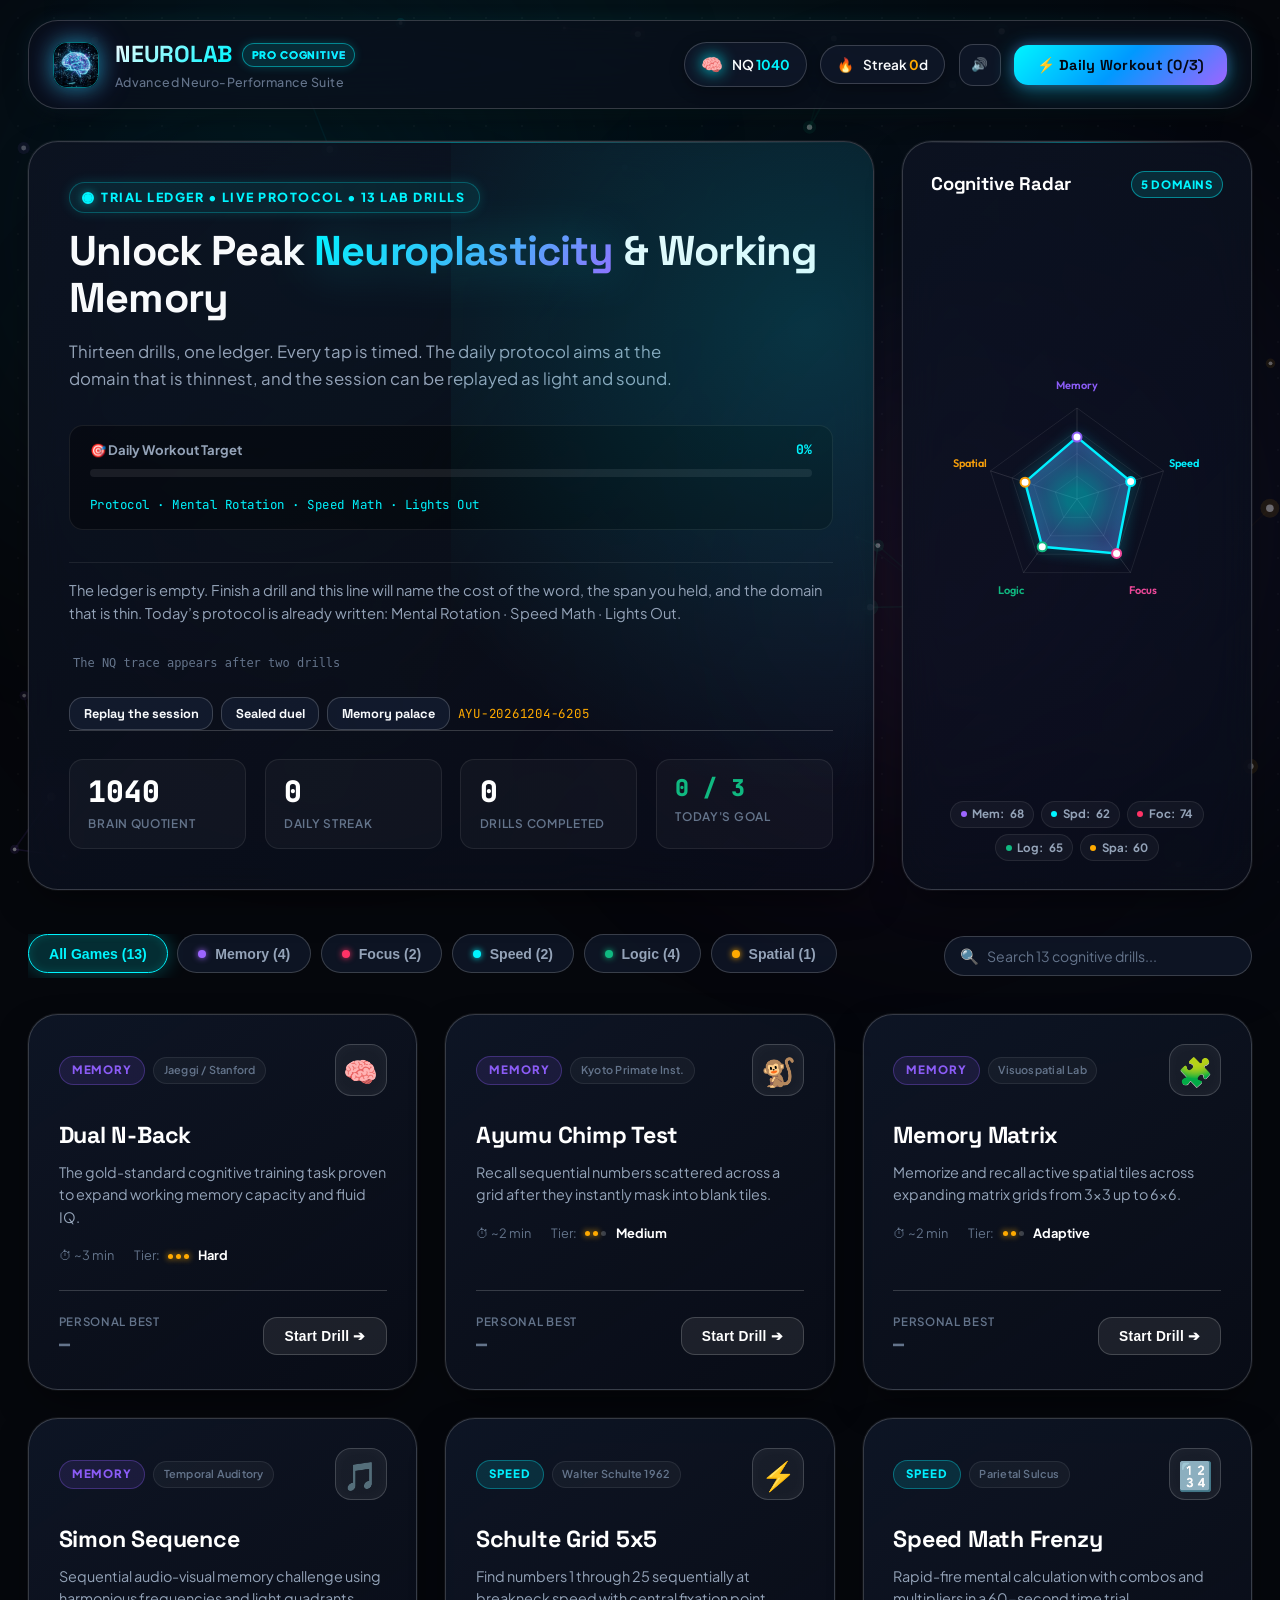
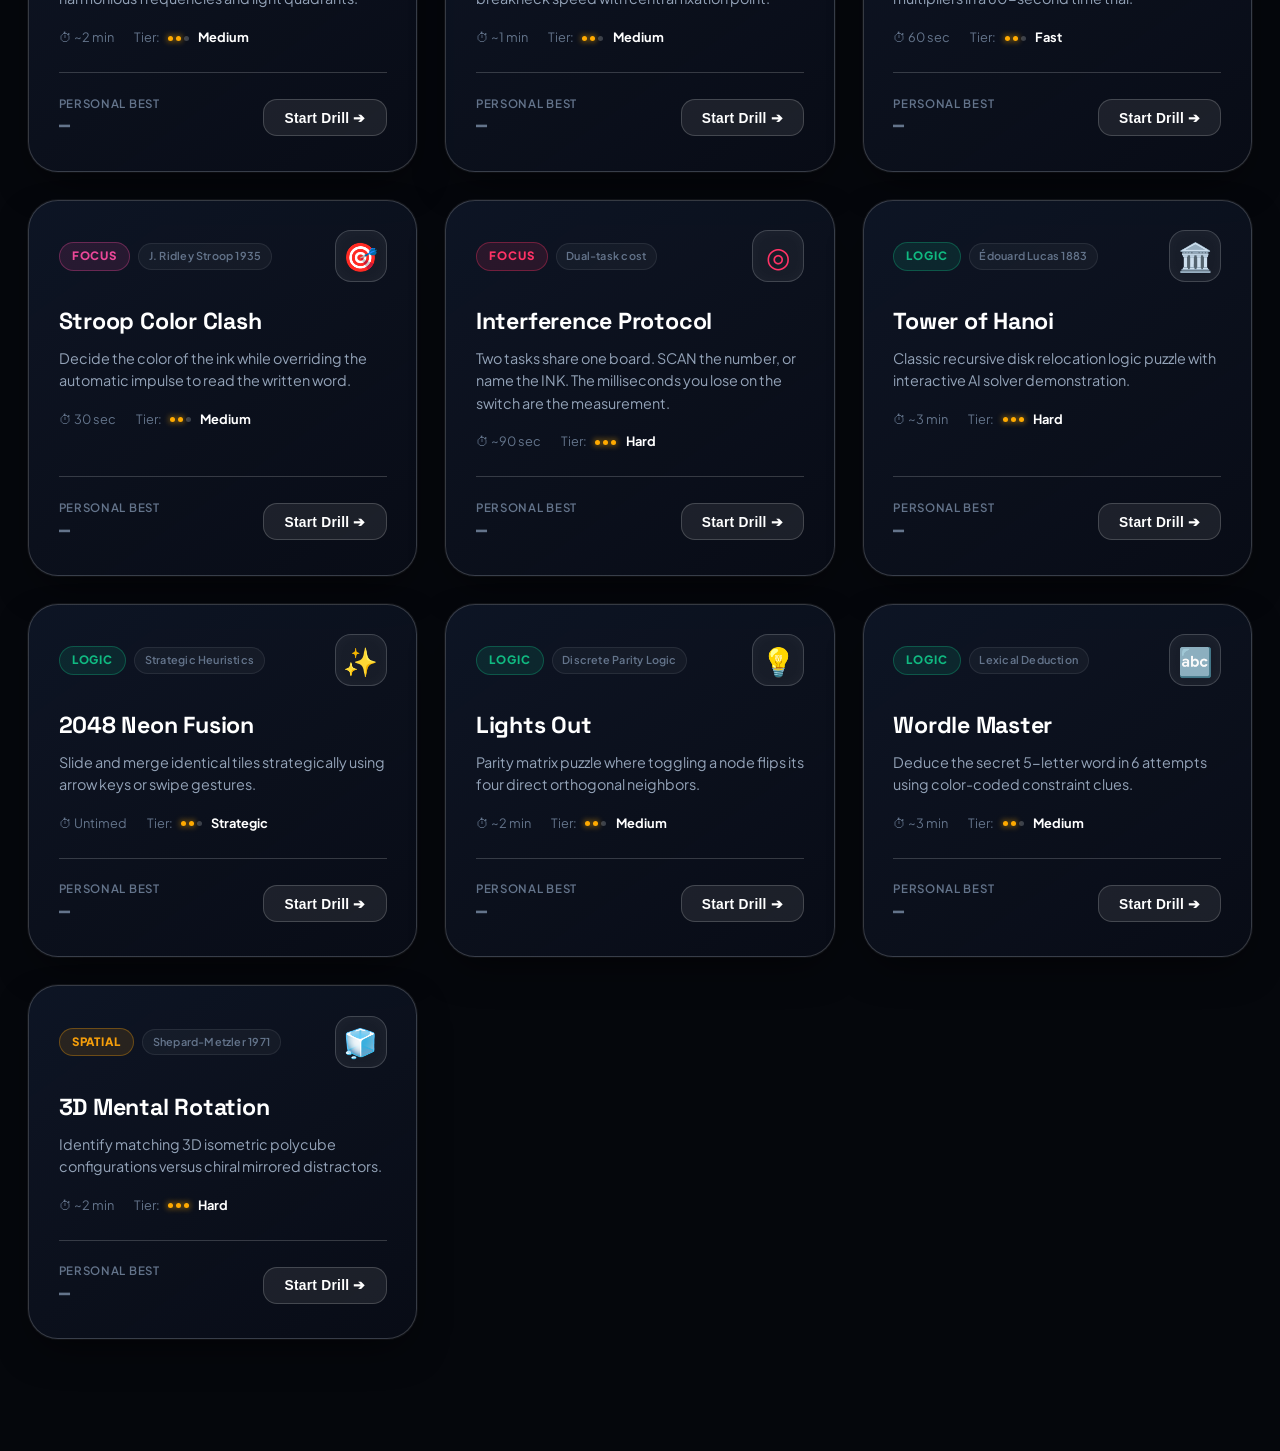
<file: index.html>
<!DOCTYPE html>
<html lang="en">
<head>
  <meta charset="UTF-8">
  <meta name="viewport" content="width=device-width, initial-scale=1.0">
  <title>NEUROLAB - Elite Brain Games & Cognitive Training Suite</title>
  <meta name="description" content="Master your cognitive potential with 12 scientifically grounded brain training games: Dual N-Back, Ayumu Chimp Test, Stroop Clash, 2048, Schulte Grid, and 3D Mental Rotation.">
  <meta name="theme-color" content="#05070c">

  <!-- Favicon -->
  <link rel="icon" type="image/jpeg" href="assets/brain-logo.jpg">

  <!-- Google Fonts: Plus Jakarta Sans, Outfit, Space Grotesk, Syne, JetBrains Mono -->
  <link rel="preconnect" href="https://fonts.googleapis.com">
  <link rel="preconnect" href="https://fonts.gstatic.com" crossorigin>
  <link href="https://fonts.googleapis.com/css2?family=JetBrains+Mono:wght@400;500;600;700;800&family=Outfit:wght@300;400;500;600;700;800;900&family=Plus+Jakarta+Sans:wght@300;400;500;600;700;800&family=Space+Grotesk:wght@400;500;600;700;800&family=Syne:wght@700;800&display=swap" rel="stylesheet">

  <!-- Core Stylesheets -->
  <link rel="stylesheet" href="css/main.css">
  <link rel="stylesheet" href="css/components.css">
  <link rel="stylesheet" href="css/games.css">
</head>
<body>

  <!-- Cyber Perspective Grid Texture -->
  <div class="cyber-grid-overlay"></div>

  <!-- Ambient Synaptic Background -->
  <canvas id="particles-canvas"></canvas>
  <div class="ambient-glow ambient-glow-1"></div>
  <div class="ambient-glow ambient-glow-2"></div>
  <div class="ambient-glow ambient-glow-3"></div>
  <div class="ambient-glow ambient-glow-4"></div>

  <!-- Confetti Victory Layer -->
  <canvas id="confetti-canvas"></canvas>

  <div class="app-container">
    <!-- Header -->
    <header class="site-header">
      <div class="brand">
        <div class="brand-logo-wrap">
          <img src="assets/brain-logo.jpg" alt="NeuroLab Logo" class="brand-logo-img">
        </div>
        <div class="brand-text-wrap">
          <div class="brand-title">
            NEUROLAB
            <span class="brand-badge">PRO COGNITIVE</span>
          </div>
          <span class="brand-tagline">Advanced Neuro-Performance Suite</span>
        </div>
      </div>

      <div class="header-actions">
        <div class="header-stat-pill" title="Neuro Quotient (Estimated Cognitive Index)">
          <span class="stat-icon-glow">🧠</span>
          <span>NQ <strong id="header-nq" style="color:var(--cyan-primary)">1040</strong></span>
        </div>

        <div class="header-stat-pill" title="Daily Training Streak">
          <span>🔥</span>
          <span>Streak <strong id="header-streak" style="color:var(--amber-primary)">1</strong>d</span>
        </div>

        <button class="btn-icon" id="btn-sound-toggle" title="Toggle Sound (Mute/Unmute)">
          <span id="sound-icon-glyph">🔊</span>
        </button>

        <button class="btn-primary" id="btn-daily-workout">
          <span>⚡ Daily Workout</span>
        </button>
      </div>
    </header>

    <!-- Main Hero & Cognitive Dashboard -->
    <section class="hero-dashboard" id="hero-section">
      <div class="glass-panel hero-welcome-card">
        <div>
          <div class="hero-kicker">
            <span class="hero-kicker-dot"></span>
            <span>TRIAL LEDGER • LIVE PROTOCOL • 13 LAB DRILLS</span>
          </div>
          <h1 class="hero-title">
            Unlock Peak <span>Neuroplasticity</span> & Working Memory
          </h1>
          <p class="hero-desc">
            Thirteen drills, one ledger. Every tap is timed. The daily protocol aims at the domain that is thinnest, and the session can be replayed as light and sound.
          </p>

          <!-- Daily Goal Progress Gauge -->
          <div class="hero-goal-bar-wrap">
            <div class="hero-goal-bar-header">
              <span style="color:var(--text-secondary); display:flex; align-items:center; gap:0.4rem;">
                <span>🎯 Daily Workout Target</span>
              </span>
              <span id="hero-goal-pct" style="color:var(--cyan-primary); font-family:var(--font-mono);">0%</span>
            </div>
            <div class="hero-goal-bar-track">
              <div class="hero-goal-bar-fill" id="hero-goal-bar-fill"></div>
            </div>
            <div class="workout-rx" id="workout-rx">Protocol</div>
          </div>

          <div class="lab-strip" id="lab-strip">
            <p class="lab-note" id="lab-note">The ledger is listening.</p>
            <canvas class="nq-spark" id="nq-spark"></canvas>
            <div class="lab-actions">
              <button class="btn-secondary btn-lab" id="btn-hear-mind" type="button">Replay the session</button>
              <button class="btn-secondary btn-lab" id="btn-sealed-duel" type="button">Sealed duel</button>
              <button class="btn-secondary btn-lab" id="btn-palace" type="button">Memory palace</button>
              <span class="duel-code" id="duel-code">AYU</span>
            </div>
          </div>
        </div>

        <div class="hero-stats-row">
          <div class="hero-stat-item">
            <span class="hero-stat-num" id="hero-nq">1040</span>
            <span class="hero-stat-label">Brain Quotient</span>
          </div>
          <div class="hero-stat-item">
            <span class="hero-stat-num" id="hero-streak">1 <span style="font-size:1.1rem; color:var(--amber-primary)">🔥</span></span>
            <span class="hero-stat-label">Daily Streak</span>
          </div>
          <div class="hero-stat-item">
            <span class="hero-stat-num" id="hero-games-played">0</span>
            <span class="hero-stat-label">Drills Completed</span>
          </div>
          <div class="hero-stat-item">
            <span class="hero-stat-num" id="hero-daily-progress" style="font-size:1.45rem; color:var(--emerald-primary);">0 / 3</span>
            <span class="hero-stat-label">Today's Goal</span>
          </div>
        </div>
      </div>

      <!-- Radar Chart Card -->
      <div class="glass-panel radar-card">
        <div class="radar-header">
          <span class="radar-title">Cognitive Radar</span>
          <span class="radar-badge">5 DOMAINS</span>
        </div>
        <div class="radar-canvas-wrap">
          <canvas id="brain-radar-chart"></canvas>
        </div>
        <div class="radar-chips-row">
          <span class="radar-chip" title="Working Memory"><span class="radar-chip-dot" style="background:var(--cat-memory)"></span>Mem: <strong id="chip-val-memory">60</strong></span>
          <span class="radar-chip" title="Processing Speed"><span class="radar-chip-dot" style="background:var(--cat-speed)"></span>Spd: <strong id="chip-val-speed">60</strong></span>
          <span class="radar-chip" title="Executive Focus"><span class="radar-chip-dot" style="background:var(--cat-focus)"></span>Foc: <strong id="chip-val-focus">60</strong></span>
          <span class="radar-chip" title="Problem Solving"><span class="radar-chip-dot" style="background:var(--cat-logic)"></span>Log: <strong id="chip-val-logic">60</strong></span>
          <span class="radar-chip" title="3D Spatial IQ"><span class="radar-chip-dot" style="background:var(--cat-spatial)"></span>Spa: <strong id="chip-val-spatial">60</strong></span>
        </div>
      </div>
    </section>

    <!-- Category Filter Tabs & Search Bar -->
    <section class="filter-section" id="filter-section">
      <div class="category-tabs">
        <button class="tab-btn active" data-category="all">
          <span>All Games (12)</span>
        </button>
        <button class="tab-btn" data-category="memory">
          <span class="tab-dot memory"></span>
          <span>Memory (4)</span>
        </button>
        <button class="tab-btn" data-category="focus">
          <span class="tab-dot focus"></span>
          <span>Focus (2)</span>
        </button>
        <button class="tab-btn" data-category="speed">
          <span class="tab-dot speed"></span>
          <span>Speed (2)</span>
        </button>
        <button class="tab-btn" data-category="logic">
          <span class="tab-dot logic"></span>
          <span>Logic (4)</span>
        </button>
        <button class="tab-btn" data-category="spatial">
          <span class="tab-dot spatial"></span>
          <span>Spatial (1)</span>
        </button>
      </div>

      <!-- Instant Search Filter -->
      <div class="search-box-wrap">
        <span class="search-icon-svg">🔍</span>
        <input type="text" id="game-search-input" class="search-input" placeholder="Search 12 cognitive drills..." autocomplete="off">
        <button id="search-clear-btn" class="search-clear-btn" title="Clear Search">✕</button>
      </div>
    </section>

    <!-- Games Grid Catalog Section -->
    <main class="catalog-section" id="catalog-section">
      <div class="games-grid" id="games-grid">
        <!-- Rendered dynamically by app.js -->
      </div>
    </main>

    <!-- Game Arena (Active Play Stage) -->
    <section class="game-arena" id="game-arena">
      <div class="arena-hud">
        <div class="arena-hud-left">
          <button class="btn-arena-hub" id="btn-arena-exit" title="Return to Games Catalog">
            ❮ Hub
          </button>
          <div class="arena-game-info">
            <h2 class="arena-game-title" id="arena-game-title">Game Title</h2>
            <span class="arena-game-cat" id="arena-game-cat">Category</span>
          </div>
        </div>

        <div class="arena-hud-center">
          <div class="hud-stat-box">
            <span class="hud-stat-label">Personal Best</span>
            <span class="hud-stat-val" id="arena-high-score">—</span>
          </div>
        </div>

        <div class="arena-hud-right">
          <button class="btn-icon" id="btn-arena-rules" title="Game Rules & Neuroscience">
            ℹ️
          </button>
          <button class="btn-icon" id="btn-arena-restart" title="Restart Game">
            🔄
          </button>
        </div>
      </div>

      <!-- Interactive Arena Stage Container -->
      <div class="arena-stage" id="arena-stage">
        <!-- Dynamic game engine mounts here -->
      </div>
    </section>
  </div>

  <!-- Rules / Tutorial Modal -->
  <div class="modal-overlay" id="rules-modal">
    <div class="modal-card">
      <button class="modal-close-btn" id="btn-close-rules">✕</button>
      <div class="modal-header">
        <h3 class="modal-title" id="rules-modal-title">Game Instructions</h3>
      </div>
      <div class="modal-body" id="rules-modal-body">
        <!-- Dynamic content inserted by app.js -->
      </div>
      <div class="modal-footer">
        <button class="btn-primary" id="btn-rules-start">Start Drill ➔</button>
      </div>
    </div>
  </div>

  <!-- Victory / Game Summary Modal -->
  <div class="modal-overlay" id="summary-modal">
    <div class="modal-card" style="text-align:center;">
      <div class="modal-header">
        <div style="font-size:3rem; margin-bottom:0.5rem;" id="summary-badge-icon">🎉</div>
        <h3 class="modal-title" id="summary-title">Drill Completed</h3>
        <div id="summary-new-record" style="display:none; color:var(--amber-primary); font-weight:800; font-size:0.95rem; margin-top:0.25rem;">
          🌟 NEW PERSONAL BEST!
        </div>
      </div>

      <div class="modal-body">
        <div style="display:flex; justify-content:center; align-items:baseline; gap:0.5rem; margin:1.5rem 0 0.5rem 0;">
          <span style="font-size:1.1rem; color:var(--text-muted);">Score:</span>
          <span style="font-family:var(--font-mono); font-size:3.2rem; font-weight:800; color:#ffffff;" id="summary-score">0</span>
        </div>
        <div style="font-family:var(--font-display); font-size:1.25rem; color:var(--cyan-primary); font-weight:800; margin-bottom:0.5rem;" id="summary-accuracy">
          100%
        </div>
        <p id="summary-details" style="color:var(--text-secondary); font-size:0.92rem; margin-bottom:1.25rem;"></p>
        <div id="summary-nq-change" style="font-size:0.92rem; color:var(--emerald-primary); font-weight:700;">
          Current NQ: 1040
        </div>
        <p id="summary-lab" class="summary-lab"></p>
      </div>

      <div class="modal-footer" style="justify-content:center; gap:1.25rem; flex-wrap:wrap;">
        <button class="btn-secondary" id="btn-summary-hear" type="button">Hear this session</button>
        <button class="btn-secondary" id="btn-summary-replay">Play Again</button>
        <button class="btn-primary" id="btn-summary-next">Back to Hub ➔</button>
      </div>
    </div>
  </div>

  <div class="modal-overlay" id="palace-modal">
    <div class="modal-card">
      <button class="modal-close-btn" type="button">✕</button>
      <div class="modal-header">
        <h3 class="modal-title">Memory Palace</h3>
      </div>
      <div class="modal-body" id="palace-body"></div>
    </div>
  </div>

  <!-- Toast Notification Layer -->
  <div id="toast-container"></div>

  <!-- Single High Performance Bundle (Audio, Confetti, State, Radar, Particles, 12 Games, App) -->
  <script src="js/neurolab.bundle.js"></script>
</body>
</html>
</file>
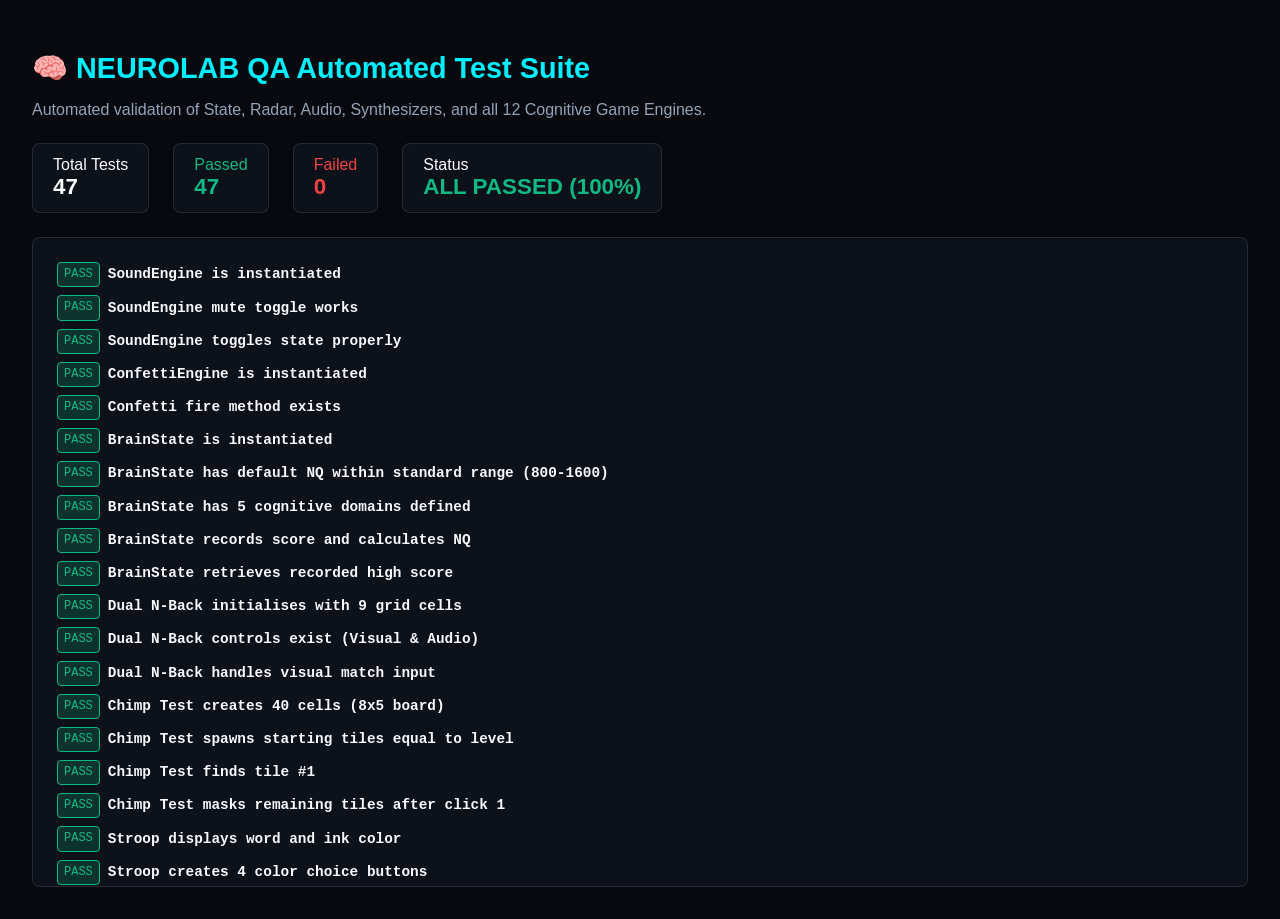
<file: test-runner-bundled.html>
<!DOCTYPE html>
<html lang="en">
<head>
  <meta charset="UTF-8">
  <title>NEUROLAB - Automated QA Test Suite</title>
  <style>
    body {
      background: #07090e;
      color: #f8fafc;
      font-family: -apple-system, BlinkMacSystemFont, "Segoe UI", Roboto, sans-serif;
      padding: 2rem;
      margin: 0;
    }
    h1 {
      font-size: 1.8rem;
      color: #00f0ff;
      margin-bottom: 0.5rem;
    }
    .qa-stats {
      display: flex;
      gap: 1.5rem;
      margin-bottom: 1.5rem;
    }
    .stat-badge {
      background: #0d111a;
      border: 1px solid rgba(255, 255, 255, 0.1);
      padding: 0.75rem 1.25rem;
      border-radius: 8px;
    }
    .stat-badge strong {
      font-size: 1.4rem;
      display: block;
    }
    .passed { color: #10b981; }
    .failed { color: #ef4444; }
    .test-log {
      background: #0d111a;
      border: 1px solid rgba(255, 255, 255, 0.1);
      border-radius: 8px;
      padding: 1.5rem;
      font-family: monospace;
      font-size: 0.9rem;
      line-height: 1.6;
      max-height: 600px;
      overflow-y: auto;
    }
    .test-item {
      margin-bottom: 0.5rem;
      display: flex;
      align-items: center;
      gap: 0.5rem;
    }
    .badge-pass {
      background: rgba(16, 185, 129, 0.2);
      color: #10b981;
      border: 1px solid #10b981;
      padding: 2px 6px;
      border-radius: 4px;
      font-size: 0.75rem;
    }
    .badge-fail {
      background: rgba(239, 68, 68, 0.2);
      color: #ef4444;
      border: 1px solid #ef4444;
      padding: 2px 6px;
      border-radius: 4px;
      font-size: 0.75rem;
    }
    #sandbox {
      display: none;
    }
  </style>
  <script>
/* === js/audio.js === */
/* ==========================================================================
   NEUROLAB - Web Audio API Synthesizer Engine
   Zero external dependencies, instant feedback, high fidelity sound effects
   ========================================================================== */

class SoundEngine {
  constructor() {
    this.ctx = null;
    this.muted = localStorage.getItem('neurolab_muted') === 'true';
    this.initContext();
  }

  initContext() {
    if (!this.ctx && (window.AudioContext || window.webkitAudioContext)) {
      const AudioCtx = window.AudioContext || window.webkitAudioContext;
      this.ctx = new AudioCtx();
    }
  }

  ensureContext() {
    if (!this.ctx) this.initContext();
    if (this.ctx && this.ctx.state === 'suspended') {
      this.ctx.resume();
    }
  }

  toggleMute() {
    this.muted = !this.muted;
    localStorage.setItem('neurolab_muted', this.muted);
    return this.muted;
  }

  isMuted() {
    return this.muted;
  }

  /* Play gentle UI tap */
  playTap(pitch = 600) {
    if (this.muted) return;
    this.ensureContext();
    if (!this.ctx) return;

    const osc = this.ctx.createOscillator();
    const gain = this.ctx.createGain();

    osc.type = 'sine';
    osc.frequency.setValueAtTime(pitch, this.ctx.currentTime);
    osc.frequency.exponentialRampToValueAtTime(pitch * 0.5, this.ctx.currentTime + 0.05);

    gain.gain.setValueAtTime(0.12, this.ctx.currentTime);
    gain.gain.exponentialRampToValueAtTime(0.001, this.ctx.currentTime + 0.05);

    osc.connect(gain);
    gain.connect(this.ctx.destination);

    osc.start();
    osc.stop(this.ctx.currentTime + 0.05);
  }

  /* Correct action chime */
  playSuccess() {
    if (this.muted) return;
    this.ensureContext();
    if (!this.ctx) return;

    const notes = [523.25, 659.25, 783.99, 1046.50]; // C5, E5, G5, C6
    notes.forEach((freq, idx) => {
      const osc = this.ctx.createOscillator();
      const gain = this.ctx.createGain();
      const startTime = this.ctx.currentTime + idx * 0.04;

      osc.type = 'triangle';
      osc.frequency.setValueAtTime(freq, startTime);

      gain.gain.setValueAtTime(0.15, startTime);
      gain.gain.exponentialRampToValueAtTime(0.001, startTime + 0.25);

      osc.connect(gain);
      gain.connect(this.ctx.destination);

      osc.start(startTime);
      osc.stop(startTime + 0.25);
    });
  }

  /* Error / Incorrect buzzer */
  playError() {
    if (this.muted) return;
    this.ensureContext();
    if (!this.ctx) return;

    const osc = this.ctx.createOscillator();
    const gain = this.ctx.createGain();

    osc.type = 'sawtooth';
    osc.frequency.setValueAtTime(160, this.ctx.currentTime);
    osc.frequency.exponentialRampToValueAtTime(90, this.ctx.currentTime + 0.25);

    gain.gain.setValueAtTime(0.16, this.ctx.currentTime);
    gain.gain.exponentialRampToValueAtTime(0.001, this.ctx.currentTime + 0.25);

    osc.connect(gain);
    gain.connect(this.ctx.destination);

    osc.start();
    osc.stop(this.ctx.currentTime + 0.25);
  }

  /* Simon Pad Harmonic Note */
  playSimon(index) {
    if (this.muted) return;
    this.ensureContext();
    if (!this.ctx) return;

    const freqs = [329.63, 261.63, 220.00, 164.81]; // E4, C4, A3, E3
    const freq = freqs[index % freqs.length];

    const osc = this.ctx.createOscillator();
    const gain = this.ctx.createGain();

    osc.type = 'sine';
    osc.frequency.setValueAtTime(freq, this.ctx.currentTime);

    gain.gain.setValueAtTime(0.25, this.ctx.currentTime);
    gain.gain.exponentialRampToValueAtTime(0.001, this.ctx.currentTime + 0.35);

    osc.connect(gain);
    gain.connect(this.ctx.destination);

    osc.start();
    osc.stop(this.ctx.currentTime + 0.35);
  }

  /* Dual N-Back Auditory Letter Stimulus */
  playLetter(letter) {
    if (this.muted) return;
    this.ensureContext();

    // Use speech synthesis if available for crisp distinct letters, fallback to synth tones
    if ('speechSynthesis' in window) {
      window.speechSynthesis.cancel();
      const utterance = new SpeechSynthesisUtterance(letter.toLowerCase());
      utterance.rate = 1.1;
      utterance.pitch = 1.0;
      utterance.volume = 0.8;
      window.speechSynthesis.speak(utterance);
    } else if (this.ctx) {
      const charCode = letter.charCodeAt(0);
      const freq = 200 + (charCode % 12) * 50;
      const osc = this.ctx.createOscillator();
      const gain = this.ctx.createGain();

      osc.type = 'triangle';
      osc.frequency.setValueAtTime(freq, this.ctx.currentTime);
      gain.gain.setValueAtTime(0.2, this.ctx.currentTime);
      gain.gain.exponentialRampToValueAtTime(0.001, this.ctx.currentTime + 0.3);

      osc.connect(gain);
      gain.connect(this.ctx.destination);

      osc.start();
      osc.stop(this.ctx.currentTime + 0.3);
    }
  }

  /* Radiant Level Up / Win Fanfare */
  playVictory() {
    if (this.muted) return;
    this.ensureContext();
    if (!this.ctx) return;

    const notes = [440, 554.37, 659.25, 880, 1108.73]; // A4, C#5, E5, A5, C#6
    notes.forEach((freq, idx) => {
      const osc = this.ctx.createOscillator();
      const gain = this.ctx.createGain();
      const startTime = this.ctx.currentTime + idx * 0.08;

      osc.type = 'sine';
      osc.frequency.setValueAtTime(freq, startTime);

      gain.gain.setValueAtTime(0.18, startTime);
      gain.gain.exponentialRampToValueAtTime(0.001, startTime + 0.6);

      osc.connect(gain);
      gain.connect(this.ctx.destination);

      osc.start(startTime);
      osc.stop(startTime + 0.6);
    });
  }
}

window.soundEngine = new SoundEngine();


/* === js/confetti.js === */
/* ==========================================================================
   NEUROLAB - High Performance Canvas Confetti Engine
   60fps physics particles with gravity, flutter, and vibrant jewel colors
   ========================================================================== */

class ConfettiEngine {
  constructor() {
    this.canvas = document.getElementById('confetti-canvas');
    if (!this.canvas) return;
    this.ctx = this.canvas.getContext('2d');
    this.particles = [];
    this.animating = false;
    this.colors = ['#00f0ff', '#8b5cf6', '#ec4899', '#10b981', '#f59e0b', '#ffffff'];

    this.resize();
    window.addEventListener('resize', () => this.resize());
  }

  resize() {
    if (!this.canvas) return;
    this.canvas.width = window.innerWidth;
    this.canvas.height = window.innerHeight;
  }

  fire(count = 90) {
    if (!this.canvas) return;
    this.resize();

    const startX = window.innerWidth / 2;
    const startY = window.innerHeight / 2.5;

    for (let i = 0; i < count; i++) {
      const angle = Math.random() * Math.PI * 2;
      const speed = 4 + Math.random() * 14;

      this.particles.push({
        x: startX,
        y: startY,
        vx: Math.cos(angle) * speed,
        vy: Math.sin(angle) * speed - 5,
        size: 5 + Math.random() * 7,
        color: this.colors[Math.floor(Math.random() * this.colors.length)],
        rotation: Math.random() * 360,
        rotationSpeed: (Math.random() - 0.5) * 12,
        wobble: Math.random() * 10,
        alpha: 1,
        decay: 0.008 + Math.random() * 0.012
      });
    }

    if (!this.animating) {
      this.animating = true;
      this.loop();
    }
  }

  loop() {
    if (!this.particles.length) {
      this.animating = false;
      this.ctx.clearRect(0, 0, this.canvas.width, this.canvas.height);
      return;
    }

    this.ctx.clearRect(0, 0, this.canvas.width, this.canvas.height);

    for (let i = this.particles.length - 1; i >= 0; i--) {
      const p = this.particles[i];

      p.x += p.vx;
      p.y += p.vy;
      p.vy += 0.35; // Gravity
      p.vx *= 0.98; // Friction
      p.rotation += p.rotationSpeed;
      p.alpha -= p.decay;

      if (p.alpha <= 0 || p.y > this.canvas.height + 20) {
        this.particles.splice(i, 1);
        continue;
      }

      this.ctx.save();
      this.ctx.globalAlpha = Math.max(0, p.alpha);
      this.ctx.translate(p.x, p.y);
      this.ctx.rotate((p.rotation * Math.PI) / 180);
      this.ctx.fillStyle = p.color;

      // Draw confetti rectangle
      this.ctx.fillRect(-p.size / 2, -p.size / 2, p.size, p.size * 0.6);
      this.ctx.restore();
    }

    requestAnimationFrame(() => this.loop());
  }
}

window.confettiEngine = new ConfettiEngine();


/* === js/state.js === */
/* ==========================================================================
   NEUROLAB - Cognitive State & Progress Tracking Engine
   Local storage persistence, Neuro Quotient (NQ) algorithm & domain metrics
   ========================================================================== */

class BrainState {
  constructor() {
    this.STORAGE_KEY = 'neurolab_state_v1';
    this.data = this.loadState();
    this.verifyStreak();
  }

  getDefaultState() {
    return {
      nq: 1040, // Base Neuro Quotient (Normalized 800 - 1600 scale)
      totalGamesPlayed: 0,
      streak: 1,
      lastPlayedDate: new Date().toISOString().split('T')[0],
      domains: {
        memory: 68,
        speed: 62,
        focus: 74,
        logic: 65,
        spatial: 60
      },
      highScores: {},
      dailyWorkout: {
        date: new Date().toISOString().split('T')[0],
        games: ['chimp-test', 'stroop', 'game-2048'],
        completed: false,
        progress: 0
      }
    };
  }

  loadState() {
    try {
      const stored = localStorage.getItem(this.STORAGE_KEY);
      if (stored) {
        const parsed = JSON.parse(stored);
        return { ...this.getDefaultState(), ...parsed };
      }
    } catch (e) {
      console.warn('Failed to parse localStorage state', e);
    }
    return this.getDefaultState();
  }

  saveState() {
    try {
      localStorage.setItem(this.STORAGE_KEY, JSON.stringify(this.data));
    } catch (e) {
      console.warn('Failed to save to localStorage', e);
    }
  }

  verifyStreak() {
    const today = new Date().toISOString().split('T')[0];
    const last = this.data.lastPlayedDate;

    if (last !== today) {
      const lastDate = new Date(last);
      const currDate = new Date(today);
      const diffDays = Math.round((currDate - lastDate) / (1000 * 60 * 60 * 24));

      if (diffDays === 1) {
        // Consecutive day
        this.data.streak += 1;
      } else if (diffDays > 1) {
        // Streak reset
        this.data.streak = 1;
      }

      this.data.lastPlayedDate = today;

      // Reset daily workout for new day
      if (this.data.dailyWorkout.date !== today) {
        const pool = ['dual-nback', 'chimp-test', 'stroop', 'schulte-grid', 'memory-matrix', 'simon-seq', 'tower-hanoi', 'game-2048', 'speed-math', 'lights-out', 'wordle', 'mental-rotation'];
        // Pick 3 varied games
        const shuffled = pool.sort(() => 0.5 - Math.random()).slice(0, 3);
        this.data.dailyWorkout = {
          date: today,
          games: shuffled,
          completed: false,
          progress: 0
        };
      }
      this.saveState();
    }
  }

  recordGame(gameId, score, domain, performanceRatio = 1.0) {
    this.data.totalGamesPlayed += 1;

    // Update High Score
    const prevHigh = this.data.highScores[gameId] || 0;
    const isNewHigh = score > prevHigh;
    if (isNewHigh) {
      this.data.highScores[gameId] = score;
    }

    // Adaptive Domain Score Adjust (Bounded 30 to 100)
    if (domain && this.data.domains[domain] !== undefined) {
      const current = this.data.domains[domain];
      const delta = (performanceRatio - 0.5) * 4; // Scaled adjustment
      this.data.domains[domain] = Math.min(100, Math.max(30, Math.round(current + delta)));
    }

    // Update Neuro Quotient (NQ)
    const avgDomain = Object.values(this.data.domains).reduce((a, b) => a + b, 0) / 5;
    this.data.nq = Math.round(800 + (avgDomain / 100) * 800);

    // Update Daily Workout if applicable
    if (!this.data.dailyWorkout.completed && this.data.dailyWorkout.games.includes(gameId)) {
      this.data.dailyWorkout.progress += 1;
      if (this.data.dailyWorkout.progress >= this.data.dailyWorkout.games.length) {
        this.data.dailyWorkout.completed = true;
      }
    }

    this.saveState();

    // Trigger update callbacks
    if (window.radarChart) {
      window.radarChart.update(this.data.domains);
    }
    if (window.app) {
      window.app.renderStats();
    }

    return {
      isNewHigh,
      nq: this.data.nq,
      domainScore: this.data.domains[domain]
    };
  }

  getHighScore(gameId) {
    return this.data.highScores[gameId] || 0;
  }
}

window.brainState = new BrainState();


/* === js/radar.js === */
/* ==========================================================================
   NEUROLAB - Brain Metrics Canvas Radar Chart
   High-DPI retina rendering, glowing polygon, smooth vertex interpolation
   ========================================================================== */

class BrainRadarChart {
  constructor(canvasId) {
    this.canvas = document.getElementById(canvasId);
    if (!this.canvas) return;
    this.ctx = this.canvas.getContext('2d');

    this.axes = [
      { key: 'memory', label: 'Memory', color: '#8b5cf6' },
      { key: 'speed', label: 'Speed', color: '#00f0ff' },
      { key: 'focus', label: 'Focus', color: '#ec4899' },
      { key: 'logic', label: 'Logic', color: '#10b981' },
      { key: 'spatial', label: 'Spatial', color: '#f59e0b' }
    ];

    this.currentValues = [60, 60, 60, 60, 60];
    this.targetValues = [60, 60, 60, 60, 60];
    this.animating = false;

    this.init();
  }

  init() {
    this.resize();
    window.addEventListener('resize', () => {
      this.resize();
      this.draw();
    });

    if (window.brainState) {
      this.update(window.brainState.data.domains, true);
    }
  }

  resize() {
    if (!this.canvas) return;
    const rect = this.canvas.getBoundingClientRect();
    const dpr = window.devicePixelRatio || 1;
    this.width = rect.width || 280;
    this.height = rect.height || 250;

    this.canvas.width = this.width * dpr;
    this.canvas.height = this.height * dpr;
    this.ctx.scale(dpr, dpr);
  }

  update(domainObj, instant = false) {
    this.targetValues = this.axes.map(axis => domainObj[axis.key] || 50);
    if (instant) {
      this.currentValues = [...this.targetValues];
      this.draw();
    } else if (!this.animating) {
      this.animating = true;
      this.animate();
    }
  }

  animate() {
    let diff = 0;
    for (let i = 0; i < this.currentValues.length; i++) {
      const step = (this.targetValues[i] - this.currentValues[i]) * 0.15;
      this.currentValues[i] += step;
      diff += Math.abs(this.targetValues[i] - this.currentValues[i]);
    }

    this.draw();

    if (diff > 0.5) {
      requestAnimationFrame(() => this.animate());
    } else {
      this.currentValues = [...this.targetValues];
      this.draw();
      this.animating = false;
    }
  }

  draw() {
    if (!this.ctx) return;
    const ctx = this.ctx;
    const centerX = this.width / 2;
    const centerY = this.height / 2;
    const radius = Math.min(centerX, centerY) - 34;

    ctx.clearRect(0, 0, this.width, this.height);

    const count = this.axes.length;
    const angleStep = (Math.PI * 2) / count;

    // 1. Draw Concentric Polygonal Web Rings
    const levels = 4;
    for (let l = 1; l <= levels; l++) {
      const levelRadius = (radius / levels) * l;
      ctx.beginPath();
      for (let i = 0; i < count; i++) {
        const angle = i * angleStep - Math.PI / 2;
        const x = centerX + Math.cos(angle) * levelRadius;
        const y = centerY + Math.sin(angle) * levelRadius;
        if (i === 0) ctx.moveTo(x, y);
        else ctx.lineTo(x, y);
      }
      ctx.closePath();
      ctx.strokeStyle = 'rgba(255, 255, 255, 0.08)';
      ctx.lineWidth = 1;
      ctx.stroke();
    }

    // 2. Draw Spokes / Axis Lines
    for (let i = 0; i < count; i++) {
      const angle = i * angleStep - Math.PI / 2;
      const x = centerX + Math.cos(angle) * radius;
      const y = centerY + Math.sin(angle) * radius;

      ctx.beginPath();
      ctx.moveTo(centerX, centerY);
      ctx.lineTo(x, y);
      ctx.strokeStyle = 'rgba(255, 255, 255, 0.12)';
      ctx.stroke();

      // Axis Label
      const labelDist = radius + 22;
      const lx = centerX + Math.cos(angle) * labelDist;
      const ly = centerY + Math.sin(angle) * labelDist;

      ctx.font = '600 11px Outfit, sans-serif';
      ctx.fillStyle = this.axes[i].color;
      ctx.textAlign = 'center';
      ctx.textBaseline = 'middle';
      ctx.fillText(this.axes[i].label, lx, ly);
    }

    // 3. Draw Cognitive Polygon with Glowing Fill
    ctx.beginPath();
    for (let i = 0; i < count; i++) {
      const angle = i * angleStep - Math.PI / 2;
      const valRatio = Math.max(0.1, Math.min(1, this.currentValues[i] / 100));
      const valRadius = radius * valRatio;
      const x = centerX + Math.cos(angle) * valRadius;
      const y = centerY + Math.sin(angle) * valRadius;

      if (i === 0) ctx.moveTo(x, y);
      else ctx.lineTo(x, y);
    }
    ctx.closePath();

    // Radial Gradient Fill
    const gradient = ctx.createRadialGradient(centerX, centerY, 10, centerX, centerY, radius);
    gradient.addColorStop(0, 'rgba(0, 240, 255, 0.45)');
    gradient.addColorStop(0.7, 'rgba(139, 92, 246, 0.35)');
    gradient.addColorStop(1, 'rgba(236, 72, 153, 0.15)');

    ctx.fillStyle = gradient;
    ctx.fill();

    ctx.strokeStyle = '#00f0ff';
    ctx.lineWidth = 2.5;
    ctx.shadowColor = 'rgba(0, 240, 255, 0.8)';
    ctx.shadowBlur = 14;
    ctx.stroke();
    ctx.shadowBlur = 0; // Reset shadow

    // 4. Draw Glowing Vertex Points
    for (let i = 0; i < count; i++) {
      const angle = i * angleStep - Math.PI / 2;
      const valRatio = Math.max(0.1, Math.min(1, this.currentValues[i] / 100));
      const valRadius = radius * valRatio;
      const x = centerX + Math.cos(angle) * valRadius;
      const y = centerY + Math.sin(angle) * valRadius;

      ctx.beginPath();
      ctx.arc(x, y, 4.5, 0, Math.PI * 2);
      ctx.fillStyle = '#ffffff';
      ctx.fill();
      ctx.strokeStyle = this.axes[i].color;
      ctx.lineWidth = 2;
      ctx.stroke();
    }
  }
}

window.initRadarChart = () => {
  window.radarChart = new BrainRadarChart('brain-radar-chart');
};


/* === js/particles.js === */
/* ==========================================================================
   NEUROLAB - Background Synaptic Neural Network Animation
   Floating neural nodes with dynamic synaptic connections & mouse interaction
   ========================================================================== */

class NeuralParticles {
  constructor() {
    this.canvas = document.getElementById('particles-canvas');
    if (!this.canvas) return;
    this.ctx = this.canvas.getContext('2d');
    this.nodes = [];
    this.mouse = { x: null, y: null, radius: 150 };

    this.resize();
    this.initNodes();

    window.addEventListener('resize', () => {
      this.resize();
      this.initNodes();
    });

    window.addEventListener('mousemove', (e) => {
      this.mouse.x = e.clientX;
      this.mouse.y = e.clientY;
    });

    window.addEventListener('mouseleave', () => {
      this.mouse.x = null;
      this.mouse.y = null;
    });

    this.animate();
  }

  resize() {
    if (!this.canvas) return;
    this.width = window.innerWidth;
    this.height = window.innerHeight;
    this.canvas.width = this.width;
    this.canvas.height = this.height;
  }

  initNodes() {
    this.nodes = [];
    // Density: roughly 1 node per 22000px²
    const count = Math.floor((this.width * this.height) / 22000);
    const nodeCount = Math.max(35, Math.min(80, count));

    for (let i = 0; i < nodeCount; i++) {
      this.nodes.push({
        x: Math.random() * this.width,
        y: Math.random() * this.height,
        vx: (Math.random() - 0.5) * 0.6,
        vy: (Math.random() - 0.5) * 0.6,
        radius: 1.5 + Math.random() * 2,
        color: Math.random() > 0.5 ? '#00f0ff' : '#8b5cf6',
        alpha: 0.2 + Math.random() * 0.5
      });
    }
  }

  animate() {
    this.ctx.clearRect(0, 0, this.width, this.height);

    // Update & draw nodes
    for (let i = 0; i < this.nodes.length; i++) {
      const n = this.nodes[i];

      n.x += n.vx;
      n.y += n.vy;

      // Bounce edges
      if (n.x < 0 || n.x > this.width) n.vx *= -1;
      if (n.y < 0 || n.y > this.height) n.vy *= -1;

      // Draw node
      this.ctx.beginPath();
      this.ctx.arc(n.x, n.y, n.radius, 0, Math.PI * 2);
      this.ctx.fillStyle = n.color;
      this.ctx.globalAlpha = n.alpha;
      this.ctx.fill();

      // Connect to nearby nodes (synaptic firing)
      for (let j = i + 1; j < this.nodes.length; j++) {
        const n2 = this.nodes[j];
        const dx = n.x - n2.x;
        const dy = n.y - n2.y;
        const dist = Math.sqrt(dx * dx + dy * dy);

        if (dist < 130) {
          const lineAlpha = (1 - dist / 130) * 0.22;
          this.ctx.beginPath();
          this.ctx.moveTo(n.x, n.y);
          this.ctx.lineTo(n2.x, n2.y);
          this.ctx.strokeStyle = n.color;
          this.ctx.globalAlpha = lineAlpha;
          this.ctx.lineWidth = 0.8;
          this.ctx.stroke();
        }
      }

      // Connect to mouse cursor
      if (this.mouse.x !== null) {
        const mdx = n.x - this.mouse.x;
        const mdy = n.y - this.mouse.y;
        const mdist = Math.sqrt(mdx * mdx + mdy * mdy);

        if (mdist < this.mouse.radius) {
          const mouseAlpha = (1 - mdist / this.mouse.radius) * 0.4;
          this.ctx.beginPath();
          this.ctx.moveTo(n.x, n.y);
          this.ctx.lineTo(this.mouse.x, this.mouse.y);
          this.ctx.strokeStyle = '#00f0ff';
          this.ctx.globalAlpha = mouseAlpha;
          this.ctx.lineWidth = 1;
          this.ctx.stroke();
        }
      }
    }

    this.ctx.globalAlpha = 1;
    requestAnimationFrame(() => this.animate());
  }
}

window.initNeuralParticles = () => {
  new NeuralParticles();
};


/* === js/games/dual-nback.js === */
/* ==========================================================================
   NEUROLAB - Game 1: Dual N-Back
   The scientifically validated working memory & fluid intelligence task
   ========================================================================== */

class DualNBackGame {
  constructor(container, onComplete) {
    this.container = container;
    this.onComplete = onComplete;
    this.n = 2; // Default 2-back
    this.totalTrials = 20;
    this.trialIndex = 0;
    this.trialInterval = null;
    this.trialDuration = 2800; // ms per trial
    this.flashDuration = 1000; // ms stimulus is active

    this.letters = ['C', 'H', 'K', 'L', 'Q', 'R', 'S', 'T'];
    this.history = []; // Array of { pos: 0-8, letter: 'A' }

    // Scoring metrics
    this.posHits = 0;
    this.posFalseAlarms = 0;
    this.posMisses = 0;
    this.audioHits = 0;
    this.audioFalseAlarms = 0;
    this.audioMisses = 0;

    // Responses for current trial
    this.userPosMatched = false;
    this.userAudioMatched = false;

    this.render();
  }

  render() {
    this.container.innerHTML = `
      <div class="game-stage-wrapper">
        <div class="nback-container">
          <div class="nback-status-pill">
            <span>Level: <strong>${this.n}-Back</strong></span>
            <span>Trial: <strong id="nback-trial-num">0</strong> / ${this.totalTrials}</span>
            <div class="nback-audio-indicator" id="nback-audio-ind">
              <span>🔊 Audio: <span id="nback-letter-disp">-</span></span>
            </div>
          </div>

          <div class="nback-grid" id="nback-grid">
            ${Array.from({ length: 9 }).map((_, i) => `<div class="nback-cell" data-idx="${i}"></div>`).join('')}
          </div>

          <div class="nback-controls">
            <button class="btn-nback-match visual" id="btn-pos-match">
              <strong>Visual Match</strong>
              <span class="nback-key-hint">Press [ A ] or Tap</span>
            </button>
            <button class="btn-nback-match audio" id="btn-audio-match">
              <strong>Audio Match</strong>
              <span class="nback-key-hint">Press [ L ] or Tap</span>
            </button>
          </div>
        </div>
      </div>
    `;

    this.attachEvents();
  }

  attachEvents() {
    this.btnPos = this.container.querySelector('#btn-pos-match');
    this.btnAudio = this.container.querySelector('#btn-audio-match');
    this.gridCells = this.container.querySelectorAll('.nback-cell');

    this.btnPos.addEventListener('click', () => this.handlePosMatch());
    this.btnAudio.addEventListener('click', () => this.handleAudioMatch());

    this.keyHandler = (e) => {
      if (e.key === 'a' || e.key === 'A') {
        this.btnPos.classList.add('active-press');
        this.handlePosMatch();
        setTimeout(() => this.btnPos.classList.remove('active-press'), 150);
      } else if (e.key === 'l' || e.key === 'L') {
        this.btnAudio.classList.add('active-press');
        this.handleAudioMatch();
        setTimeout(() => this.btnAudio.classList.remove('active-press'), 150);
      }
    };
    window.addEventListener('keydown', this.keyHandler);

    this.startTrialLoop();
  }

  startTrialLoop() {
    this.trialIndex = 0;
    this.runTrial();
    this.trialInterval = setInterval(() => {
      this.evaluatePreviousTrial();
      this.trialIndex++;
      if (this.trialIndex >= this.totalTrials) {
        this.finishGame();
      } else {
        this.runTrial();
      }
    }, this.trialDuration);
  }

  runTrial() {
    this.userPosMatched = false;
    this.userAudioMatched = false;
    this.btnPos.classList.remove('active-press');
    this.btnAudio.classList.remove('active-press');

    document.getElementById('nback-trial-num').innerText = this.trialIndex + 1;

    // Generate trial stimulus
    // 30% chance to force a match if trial > n
    let pos, letter;
    const canMatch = this.trialIndex >= this.n;

    if (canMatch && Math.random() < 0.35) {
      pos = this.history[this.trialIndex - this.n].pos;
    } else {
      pos = Math.floor(Math.random() * 9);
    }

    if (canMatch && Math.random() < 0.35) {
      letter = this.history[this.trialIndex - this.n].letter;
    } else {
      letter = this.letters[Math.floor(Math.random() * this.letters.length)];
    }

    this.history.push({ pos, letter });

    // Activate visual cell
    this.gridCells.forEach(c => c.classList.remove('active'));
    this.gridCells[pos].classList.add('active');

    // Play Audio Letter
    document.getElementById('nback-letter-disp').innerText = letter;
    if (window.soundEngine) {
      window.soundEngine.playLetter(letter);
    }

    // Deactivate visual cell after flash duration
    setTimeout(() => {
      this.gridCells.forEach(c => c.classList.remove('active'));
      document.getElementById('nback-letter-disp').innerText = '-';
    }, this.flashDuration);
  }

  handlePosMatch() {
    if (this.userPosMatched) return;
    this.userPosMatched = true;
    if (window.soundEngine) window.soundEngine.playTap(700);
    this.btnPos.classList.add('active-press');
  }

  handleAudioMatch() {
    if (this.userAudioMatched) return;
    this.userAudioMatched = true;
    if (window.soundEngine) window.soundEngine.playTap(900);
    this.btnAudio.classList.add('active-press');
  }

  evaluatePreviousTrial() {
    if (this.trialIndex < this.n) return; // Warmup trials

    const targetPos = this.history[this.trialIndex - this.n].pos;
    const currentPos = this.history[this.trialIndex].pos;
    const isPosMatch = targetPos === currentPos;

    const targetLetter = this.history[this.trialIndex - this.n].letter;
    const currentLetter = this.history[this.trialIndex].letter;
    const isAudioMatch = targetLetter === currentLetter;

    // Position evaluation
    if (isPosMatch) {
      if (this.userPosMatched) this.posHits++;
      else this.posMisses++;
    } else if (this.userPosMatched) {
      this.posFalseAlarms++;
    }

    // Audio evaluation
    if (isAudioMatch) {
      if (this.userAudioMatched) this.audioHits++;
      else this.audioMisses++;
    } else if (this.userAudioMatched) {
      this.audioFalseAlarms++;
    }
  }

  finishGame() {
    clearInterval(this.trialInterval);
    window.removeEventListener('keydown', this.keyHandler);

    const eligibleTrials = this.totalTrials - this.n;
    const totalHits = this.posHits + this.audioHits;
    const totalErrors = this.posMisses + this.posFalseAlarms + this.audioMisses + this.audioFalseAlarms;

    // Calculate score
    const accuracy = Math.max(0, Math.round(((totalHits * 1.5 - totalErrors * 0.5) / (eligibleTrials * 1.5)) * 100));
    const finalScore = Math.max(100, Math.round(accuracy * 12 + this.n * 200));

    if (window.confettiEngine && accuracy > 65) {
      window.confettiEngine.fire(80);
      window.soundEngine.playVictory();
    }

    this.onComplete({
      gameId: 'dual-nback',
      score: finalScore,
      domain: 'memory',
      accuracy: `${accuracy}%`,
      details: `Visual Hits: ${this.posHits} | Audio Hits: ${this.audioHits} | Errors: ${totalErrors}`,
      performanceRatio: accuracy / 100
    });
  }

  destroy() {
    clearInterval(this.trialInterval);
    if (this.keyHandler) window.removeEventListener('keydown', this.keyHandler);
  }
}

window.DualNBackGame = DualNBackGame;


/* === js/games/chimp-test.js === */
/* ==========================================================================
   NEUROLAB - Game 2: Chimp Test (Ayumu Primate Memory Benchmark)
   Tests rapid visuospatial working memory and photographic recall
   ========================================================================== */

class ChimpTestGame {
  constructor(container, onComplete) {
    this.container = container;
    this.onComplete = onComplete;
    this.rows = 5;
    this.cols = 8;
    this.level = 4; // Start with 4 numbers
    this.strikes = 0;
    this.maxStrikes = 3;
    this.currentExpected = 1;
    this.tiles = []; // Active tiles on board
    this.isMasked = false;

    this.render();
    this.startRound();
  }

  render() {
    this.container.innerHTML = `
      <div class="game-stage-wrapper">
        <div class="chimp-container">
          <div class="chimp-hud">
            <div>Numbers to recall: <strong id="chimp-num-count">${this.level}</strong></div>
            <div class="chimp-strikes">
              <div class="strike-dot" id="strike-1"></div>
              <div class="strike-dot" id="strike-2"></div>
              <div class="strike-dot" id="strike-3"></div>
            </div>
          </div>

          <div class="chimp-board" id="chimp-board">
            ${Array.from({ length: this.rows * this.cols })
              .map((_, i) => `<div class="chimp-cell" data-idx="${i}"></div>`)
              .join('')}
          </div>
        </div>
      </div>
    `;

    this.boardEl = this.container.querySelector('#chimp-board');
  }

  startRound() {
    this.currentExpected = 1;
    this.isMasked = false;
    document.getElementById('chimp-num-count').innerText = this.level;

    // Clear board cells
    const cells = this.boardEl.querySelectorAll('.chimp-cell');
    cells.forEach(c => c.innerHTML = '');

    // Pick unique random positions
    const totalCells = this.rows * this.cols;
    const indices = [];
    while (indices.length < this.level) {
      const rand = Math.floor(Math.random() * totalCells);
      if (!indices.includes(rand)) indices.push(rand);
    }

    // Place tiles 1 to N
    this.tiles = indices.map((cellIdx, valIdx) => {
      const num = valIdx + 1;
      const cell = cells[cellIdx];
      const tile = document.createElement('div');
      tile.className = 'chimp-tile';
      tile.innerText = num;
      tile.dataset.value = num;

      tile.addEventListener('click', () => this.handleTileClick(tile, num));
      cell.appendChild(tile);
      return tile;
    });
  }

  handleTileClick(tile, value) {
    if (value === this.currentExpected) {
      // First click masks all tiles
      if (this.currentExpected === 1 && !this.isMasked) {
        this.isMasked = true;
        this.tiles.forEach(t => t.classList.add('masked'));
      }

      tile.classList.remove('masked');
      tile.classList.add('correct');
      if (window.soundEngine) window.soundEngine.playTap(500 + value * 50);

      this.currentExpected++;

      // Completed round successfully!
      if (this.currentExpected > this.level) {
        if (window.soundEngine) window.soundEngine.playSuccess();
        this.level++;
        setTimeout(() => this.startRound(), 800);
      }
    } else {
      // Wrong tile click!
      tile.classList.remove('masked');
      tile.classList.add('wrong');
      if (window.soundEngine) window.soundEngine.playError();

      // Reveal all tiles
      this.tiles.forEach(t => {
        t.classList.remove('masked');
        if (parseInt(t.dataset.value) === this.currentExpected) {
          t.style.borderColor = '#00f0ff';
        }
      });

      this.strikes++;
      const strikeDot = document.getElementById(`strike-${this.strikes}`);
      if (strikeDot) strikeDot.classList.add('filled');

      if (this.strikes >= this.maxStrikes) {
        setTimeout(() => this.gameOver(), 1200);
      } else {
        setTimeout(() => this.startRound(), 1400);
      }
    }
  }

  gameOver() {
    const finalScore = (this.level - 1) * 280;
    const ayumuComp = this.level >= 9
      ? 'Chimpanzee Master: You rival Ayumu’s legendary memory!'
      : this.level >= 7
      ? 'Superior Human: Outperforming 85% of adult humans!'
      : 'Average Human: Strong baseline, keep training your visuospatial buffer.';

    if (window.confettiEngine && this.level >= 7) {
      window.confettiEngine.fire(90);
      window.soundEngine.playVictory();
    }

    this.onComplete({
      gameId: 'chimp-test',
      score: finalScore,
      domain: 'memory',
      accuracy: `Max: ${this.level - 1} Numbers`,
      details: ayumuComp,
      performanceRatio: Math.min(1, (this.level - 1) / 10)
    });
  }

  destroy() {}
}

window.ChimpTestGame = ChimpTestGame;


/* === js/games/stroop.js === */
/* ==========================================================================
   NEUROLAB - Game 3: Stroop Color Clash
   Measures executive function, prefrontal cognitive control & inhibition
   ========================================================================== */

class StroopGame {
  constructor(container, onComplete) {
    this.container = container;
    this.onComplete = onComplete;

    this.colors = [
      { name: 'Red', hex: '#ef4444', key: '1' },
      { name: 'Blue', hex: '#00f0ff', key: '2' },
      { name: 'Green', hex: '#10b981', key: '3' },
      { name: 'Yellow', hex: '#f59e0b', key: '4' }
    ];

    this.timeLeft = 30;
    this.timer = null;
    this.score = 0;
    this.streak = 0;
    this.totalAttempts = 0;
    this.correctAttempts = 0;
    this.responseTimes = [];
    this.lastWordTime = Date.now();

    this.currentInkColor = null;

    this.render();
    this.startTimer();
    this.nextWord();
  }

  render() {
    this.container.innerHTML = `
      <div class="game-stage-wrapper">
        <div class="stroop-container">
          <div class="nback-status-pill">
            <span>Time: <strong id="stroop-timer">30</strong>s</span>
            <span>Score: <strong id="stroop-score">0</strong></span>
            <span>Streak: <strong id="stroop-streak" style="color:var(--amber-primary)">0x</strong> 🔥</span>
          </div>

          <div class="stroop-card">
            <span class="stroop-instruction">Select the INK color (NOT the word!)</span>
            <div class="stroop-word" id="stroop-word">READY</div>
          </div>

          <div class="stroop-options">
            ${this.colors
              .map(
                (c, i) => `
                <button class="btn-stroop-color" data-color="${c.name}" style="border-color:${c.hex}; color:${c.hex};">
                  ${c.name} <span style="font-size:0.75rem; opacity:0.6;">[${c.key}]</span>
                </button>
              `
              )
              .join('')}
          </div>
        </div>
      </div>
    `;

    this.wordEl = this.container.querySelector('#stroop-word');
    this.timerEl = this.container.querySelector('#stroop-timer');
    this.scoreEl = this.container.querySelector('#stroop-score');
    this.streakEl = this.container.querySelector('#stroop-streak');

    // Click listeners
    this.container.querySelectorAll('.btn-stroop-color').forEach(btn => {
      btn.addEventListener('click', () => this.handleAnswer(btn.dataset.color));
    });

    // Keyboard listeners
    this.keyHandler = (e) => {
      const match = this.colors.find(c => c.key === e.key);
      if (match) this.handleAnswer(match.name);
    };
    window.addEventListener('keydown', this.keyHandler);
  }

  nextWord() {
    this.lastWordTime = Date.now();

    // 70% chance incongruent (different word and color), 30% congruent
    const wordItem = this.colors[Math.floor(Math.random() * this.colors.length)];
    let inkItem;

    if (Math.random() < 0.7) {
      const otherColors = this.colors.filter(c => c.name !== wordItem.name);
      inkItem = otherColors[Math.floor(Math.random() * otherColors.length)];
    } else {
      inkItem = wordItem;
    }

    this.currentInkColor = inkItem.name;
    this.wordEl.innerText = wordItem.name;
    this.wordEl.style.color = inkItem.hex;
    this.wordEl.style.transform = 'scale(1.05)';
    setTimeout(() => this.wordEl.style.transform = 'scale(1)', 100);
  }

  handleAnswer(selectedColor) {
    const elapsed = Date.now() - this.lastWordTime;
    this.responseTimes.push(elapsed);
    this.totalAttempts++;

    if (selectedColor === this.currentInkColor) {
      // Correct!
      this.correctAttempts++;
      this.streak++;
      const multiplier = Math.min(4, 1 + Math.floor(this.streak / 5));
      const points = Math.round((Math.max(100, 1000 - elapsed) / 10) * multiplier);
      this.score += points;

      if (window.soundEngine) window.soundEngine.playTap(600 + this.streak * 30);
    } else {
      // Mistake!
      this.streak = 0;
      this.score = Math.max(0, this.score - 50);
      if (window.soundEngine) window.soundEngine.playError();
    }

    this.scoreEl.innerText = this.score;
    this.streakEl.innerText = `${this.streak}x`;

    this.nextWord();
  }

  startTimer() {
    this.timer = setInterval(() => {
      this.timeLeft--;
      if (this.timerEl) this.timerEl.innerText = this.timeLeft;

      if (this.timeLeft <= 0) {
        this.gameOver();
      }
    }, 1000);
  }

  gameOver() {
    clearInterval(this.timer);
    window.removeEventListener('keydown', this.keyHandler);

    const accuracy = this.totalAttempts > 0 ? Math.round((this.correctAttempts / this.totalAttempts) * 100) : 0;
    const avgRt = this.responseTimes.length > 0
      ? Math.round(this.responseTimes.reduce((a, b) => a + b, 0) / this.responseTimes.length)
      : 0;

    if (window.confettiEngine && this.score > 800) {
      window.confettiEngine.fire(80);
      window.soundEngine.playVictory();
    }

    this.onComplete({
      gameId: 'stroop',
      score: this.score,
      domain: 'focus',
      accuracy: `${accuracy}%`,
      details: `Avg RT: ${avgRt}ms | Correct: ${this.correctAttempts} / ${this.totalAttempts}`,
      performanceRatio: Math.min(1, this.score / 2000)
    });
  }

  destroy() {
    clearInterval(this.timer);
    if (this.keyHandler) window.removeEventListener('keydown', this.keyHandler);
  }
}

window.StroopGame = StroopGame;


/* === js/games/schulte-grid.js === */
/* ==========================================================================
   NEUROLAB - Game 4: Schulte Grid (5x5)
   Scientific assessment of visual scanning speed, peripheral vision & attention
   ========================================================================== */

class SchulteGridGame {
  constructor(container, onComplete) {
    this.container = container;
    this.onComplete = onComplete;
    this.nextTarget = 1;
    this.maxNum = 25;
    this.startTime = null;
    this.timerInterval = null;
    this.elapsedMs = 0;

    this.render();
    this.start();
  }

  render() {
    this.container.innerHTML = `
      <div class="game-stage-wrapper">
        <div class="schulte-container">
          <div class="schulte-target-banner">
            <span>Find: <strong class="schulte-target-num" id="schulte-target">1</strong></span>
            <span>Time: <strong id="schulte-timer">0.00</strong>s</span>
          </div>

          <div class="schulte-board" id="schulte-board">
            <div class="schulte-center-cross"></div>
            <!-- 25 tiles injected here -->
          </div>

          <div style="font-size:0.8rem; color:var(--text-muted); text-align:center;">
            Tip: Keep your eyes focused on the center red marker and use peripheral vision to locate numbers.
          </div>
        </div>
      </div>
    `;

    this.boardEl = this.container.querySelector('#schulte-board');
    this.targetEl = this.container.querySelector('#schulte-target');
    this.timerEl = this.container.querySelector('#schulte-timer');
  }

  start() {
    this.nextTarget = 1;
    this.targetEl.innerText = this.nextTarget;

    // Shuffle 1 to 25
    const nums = Array.from({ length: this.maxNum }, (_, i) => i + 1);
    nums.sort(() => 0.5 - Math.random());

    // Clear and build tiles
    const existing = this.boardEl.querySelectorAll('.schulte-tile');
    existing.forEach(e => e.remove());

    nums.forEach(num => {
      const tile = document.createElement('div');
      tile.className = 'schulte-tile';
      tile.innerText = num;
      tile.dataset.num = num;

      tile.addEventListener('click', () => this.handleTileClick(tile, num));
      this.boardEl.appendChild(tile);
    });

    this.startTime = Date.now();
    this.timerInterval = setInterval(() => {
      this.elapsedMs = Date.now() - this.startTime;
      this.timerEl.innerText = (this.elapsedMs / 1000).toFixed(2);
    }, 50);
  }

  handleTileClick(tile, num) {
    if (num === this.nextTarget) {
      tile.classList.add('found');
      if (window.soundEngine) window.soundEngine.playTap(450 + num * 25);

      this.nextTarget++;

      if (this.nextTarget > this.maxNum) {
        this.finishGame();
      } else {
        this.targetEl.innerText = this.nextTarget;
      }
    } else {
      if (window.soundEngine) window.soundEngine.playError();
      tile.style.borderColor = 'var(--crimson-alert)';
      setTimeout(() => tile.style.borderColor = '', 300);
    }
  }

  finishGame() {
    clearInterval(this.timerInterval);
    const totalSec = this.elapsedMs / 1000;

    // Rating based on astronaut / pilot standards:
    // < 28s = Elite, 28-38s = Superior, 38-50s = Good, > 50s = Developing
    const rating = totalSec < 28
      ? 'Elite: Astronaut-grade visual search speed!'
      : totalSec < 40
      ? 'Superior: Excellent peripheral scanning capability.'
      : 'Good: Solid focus, practice will expand your field of view.';

    const score = Math.max(100, Math.round(3000 - totalSec * 45));

    if (window.confettiEngine && totalSec < 42) {
      window.confettiEngine.fire(90);
      window.soundEngine.playVictory();
    }

    this.onComplete({
      gameId: 'schulte-grid',
      score,
      domain: 'speed',
      accuracy: `${totalSec.toFixed(2)}s`,
      details: rating,
      performanceRatio: Math.max(0.2, Math.min(1, (60 - totalSec) / 40))
    });
  }

  destroy() {
    clearInterval(this.timerInterval);
  }
}

window.SchulteGridGame = SchulteGridGame;


/* === js/games/memory-matrix.js === */
/* ==========================================================================
   NEUROLAB - Game 5: Memory Matrix
   Dynamic spatial pattern recall training the parietal-hippocampal circuit
   ========================================================================== */

class MemoryMatrixGame {
  constructor(container, onComplete) {
    this.container = container;
    this.onComplete = onComplete;
    this.gridSize = 3; // 3x3 to 6x6
    this.activeCount = 3;
    this.level = 1;
    this.strikes = 0;
    this.maxStrikes = 3;
    this.targetCells = new Set();
    this.selectedCells = new Set();
    this.isInputAllowed = false;
    this.score = 0;

    this.render();
    this.startRound();
  }

  render() {
    this.container.innerHTML = `
      <div class="game-stage-wrapper">
        <div class="matrix-container">
          <div class="nback-status-pill">
            <span>Level: <strong id="matrix-lvl">1</strong></span>
            <span>Grid: <strong id="matrix-dim">3x3</strong></span>
            <span>Strikes: <strong id="matrix-strikes" style="color:var(--crimson-alert)">0 / 3</strong></span>
            <span>Score: <strong id="matrix-score">0</strong></span>
          </div>

          <div class="matrix-grid" id="matrix-grid"></div>

          <div style="font-size:0.85rem; color:var(--text-muted); text-align:center;">
            Memorize the highlighted tiles before they turn dark!
          </div>
        </div>
      </div>
    `;

    this.gridEl = this.container.querySelector('#matrix-grid');
    this.lvlEl = this.container.querySelector('#matrix-lvl');
    this.dimEl = this.container.querySelector('#matrix-dim');
    this.strikesEl = this.container.querySelector('#matrix-strikes');
    this.scoreEl = this.container.querySelector('#matrix-score');
  }

  startRound() {
    this.isInputAllowed = false;
    this.targetCells.clear();
    this.selectedCells.clear();

    // Scale grid dimensions based on level
    if (this.level >= 8) {
      this.gridSize = 6;
      this.activeCount = 8 + Math.floor((this.level - 8) / 2);
    } else if (this.level >= 5) {
      this.gridSize = 5;
      this.activeCount = 5 + Math.floor((this.level - 5) / 2);
    } else if (this.level >= 3) {
      this.gridSize = 4;
      this.activeCount = 4 + Math.floor((this.level - 3) / 2);
    } else {
      this.gridSize = 3;
      this.activeCount = 3;
    }

    this.lvlEl.innerText = this.level;
    this.dimEl.innerText = `${this.gridSize}x${this.gridSize}`;
    this.gridEl.style.gridTemplateColumns = `repeat(${this.gridSize}, 64px)`;
    this.gridEl.style.gridTemplateRows = `repeat(${this.gridSize}, 64px)`;

    // Build cells
    this.gridEl.innerHTML = '';
    const total = this.gridSize * this.gridSize;

    // Pick random target indices
    while (this.targetCells.size < this.activeCount) {
      this.targetCells.add(Math.floor(Math.random() * total));
    }

    const cells = [];
    for (let i = 0; i < total; i++) {
      const cell = document.createElement('div');
      cell.className = 'matrix-cell';
      cell.dataset.idx = i;

      cell.addEventListener('click', () => this.handleCellClick(cell, i));
      this.gridEl.appendChild(cell);
      cells.push(cell);
    }

    // Flash target cells for 1200ms
    setTimeout(() => {
      cells.forEach((cell, idx) => {
        if (this.targetCells.has(idx)) {
          cell.classList.add('flash');
        }
      });

      setTimeout(() => {
        cells.forEach(c => c.classList.remove('flash'));
        this.isInputAllowed = true;
      }, 1200);
    }, 400);
  }

  handleCellClick(cell, idx) {
    if (!this.isInputAllowed || this.selectedCells.has(idx)) return;
    this.selectedCells.add(idx);

    if (this.targetCells.has(idx)) {
      cell.classList.add('selected-correct');
      if (window.soundEngine) window.soundEngine.playTap(520 + this.selectedCells.size * 40);

      // Check if all targets are found
      let correctCount = 0;
      this.targetCells.forEach(t => {
        if (this.selectedCells.has(t)) correctCount++;
      });

      if (correctCount === this.targetCells.size) {
        this.isInputAllowed = false;
        this.score += this.activeCount * 120;
        this.scoreEl.innerText = this.score;
        this.level++;
        if (window.soundEngine) window.soundEngine.playSuccess();
        setTimeout(() => this.startRound(), 900);
      }
    } else {
      cell.classList.add('selected-wrong');
      this.isInputAllowed = false;
      this.strikes++;
      this.strikesEl.innerText = `${this.strikes} / ${this.maxStrikes}`;
      if (window.soundEngine) window.soundEngine.playError();

      // Show targets briefly
      this.gridEl.querySelectorAll('.matrix-cell').forEach((c, i) => {
        if (this.targetCells.has(i)) c.classList.add('flash');
      });

      if (this.strikes >= this.maxStrikes) {
        setTimeout(() => this.gameOver(), 1400);
      } else {
        setTimeout(() => this.startRound(), 1400);
      }
    }
  }

  gameOver() {
    if (window.confettiEngine && this.level >= 6) {
      window.confettiEngine.fire(90);
      window.soundEngine.playVictory();
    }

    this.onComplete({
      gameId: 'memory-matrix',
      score: this.score,
      domain: 'memory',
      accuracy: `Level ${this.level} (${this.gridSize}x${this.gridSize})`,
      details: `Recalled up to ${this.activeCount} simultaneous spatial coordinates`,
      performanceRatio: Math.min(1, this.level / 10)
    });
  }

  destroy() {}
}

window.MemoryMatrixGame = MemoryMatrixGame;


/* === js/games/simon-seq.js === */
/* ==========================================================================
   NEUROLAB - Game 6: Simon Sequence (Audio-Visual Memory)
   Sequencing memory challenge using harmonious frequencies & light pulses
   ========================================================================== */

class SimonGame {
  constructor(container, onComplete) {
    this.container = container;
    this.onComplete = onComplete;
    this.sequence = [];
    this.playerStep = 0;
    this.score = 0;
    this.isPlayingSequence = false;

    this.render();
    this.startRound();
  }

  render() {
    this.container.innerHTML = `
      <div class="game-stage-wrapper">
        <div class="simon-container">
          <div class="simon-circle-wrap">
            <button class="simon-pad tl" data-pad="0"></button>
            <button class="simon-pad tr" data-pad="1"></button>
            <button class="simon-pad bl" data-pad="2"></button>
            <button class="simon-pad br" data-pad="3"></button>

            <div class="simon-center-hub">
              <span class="simon-hub-label">Streak</span>
              <span class="simon-hub-count" id="simon-count">0</span>
            </div>
          </div>

          <div id="simon-status-msg" style="font-size:0.9rem; color:var(--text-secondary); text-align:center;">
            Listen & watch the sequence...
          </div>
        </div>
      </div>
    `;

    this.pads = this.container.querySelectorAll('.simon-pad');
    this.countEl = this.container.querySelector('#simon-count');
    this.statusEl = this.container.querySelector('#simon-status-msg');

    this.pads.forEach(pad => {
      pad.addEventListener('click', () => {
        if (this.isPlayingSequence) return;
        const idx = parseInt(pad.dataset.pad);
        this.handlePlayerInput(idx);
      });
    });
  }

  startRound() {
    this.sequence.push(Math.floor(Math.random() * 4));
    this.playerStep = 0;
    this.countEl.innerText = this.sequence.length - 1;
    this.playSequence();
  }

  async playSequence() {
    this.isPlayingSequence = true;
    this.statusEl.innerText = 'Memorizing sequence...';
    this.statusEl.style.color = 'var(--cyan-primary)';

    await new Promise(r => setTimeout(r, 600));

    const delay = Math.max(280, 550 - this.sequence.length * 15);

    for (let i = 0; i < this.sequence.length; i++) {
      const padIdx = this.sequence[i];
      await this.activatePad(padIdx, delay * 0.7);
      await new Promise(r => setTimeout(r, delay * 0.3));
    }

    this.isPlayingSequence = false;
    this.statusEl.innerText = 'Your turn! Repeat the pattern.';
    this.statusEl.style.color = 'var(--text-secondary)';
  }

  activatePad(padIdx, duration = 300) {
    return new Promise(resolve => {
      const pad = this.pads[padIdx];
      pad.classList.add('active');
      if (window.soundEngine) window.soundEngine.playSimon(padIdx);

      setTimeout(() => {
        pad.classList.remove('active');
        resolve();
      }, duration);
    });
  }

  handlePlayerInput(idx) {
    this.activatePad(idx, 220);

    if (idx === this.sequence[this.playerStep]) {
      this.playerStep++;

      // Completed full sequence
      if (this.playerStep >= this.sequence.length) {
        this.score = this.sequence.length * 150;
        this.countEl.innerText = this.sequence.length;
        this.statusEl.innerText = 'Perfect! Next sequence incoming...';
        this.statusEl.style.color = 'var(--emerald-primary)';

        setTimeout(() => this.startRound(), 1000);
      }
    } else {
      // Wrong pad clicked!
      if (window.soundEngine) window.soundEngine.playError();
      this.statusEl.innerText = 'Sequence broken!';
      this.statusEl.style.color = 'var(--crimson-alert)';

      this.pads.forEach(p => p.classList.add('active'));
      setTimeout(() => {
        this.pads.forEach(p => p.classList.remove('active'));
        this.gameOver();
      }, 700);
    }
  }

  gameOver() {
    const rounds = Math.max(0, this.sequence.length - 1);
    if (window.confettiEngine && rounds >= 8) {
      window.confettiEngine.fire(90);
      window.soundEngine.playVictory();
    }

    this.onComplete({
      gameId: 'simon-seq',
      score: rounds * 180,
      domain: 'memory',
      accuracy: `${rounds} Notes Sequence`,
      details: rounds >= 10 ? 'Phenomenal acoustic-spatial memory!' : 'Solid sequence retention.',
      performanceRatio: Math.min(1, rounds / 14)
    });
  }

  destroy() {}
}

window.SimonGame = SimonGame;


/* === js/games/tower-hanoi.js === */
/* ==========================================================================
   NEUROLAB - Game 7: Tower of Hanoi
   Classic recursive planning & prefrontal working memory puzzle
   Includes interactive manual solve + animated AI recursive auto-solver
   ========================================================================== */

class TowerHanoiGame {
  constructor(container, onComplete) {
    this.container = container;
    this.onComplete = onComplete;
    this.diskCount = 4;
    this.rods = [[], [], []]; // Array of disk sizes [4, 3, 2, 1]
    this.selectedRod = null;
    this.moves = 0;
    this.optimalMoves = Math.pow(2, this.diskCount) - 1;
    this.isAutoSolving = false;

    this.diskColors = [
      '#00f0ff', // 1 - Smallest
      '#8b5cf6', // 2
      '#ec4899', // 3
      '#10b981', // 4
      '#f59e0b', // 5 - Largest
    ];

    this.render();
    this.resetGame();
  }

  render() {
    this.container.innerHTML = `
      <div class="game-stage-wrapper">
        <div class="hanoi-container">
          <div class="nback-status-pill">
            <span>Disks: 
              <select id="hanoi-disk-select" style="background:transparent; border:none; color:var(--cyan-primary); font-weight:700; cursor:pointer;">
                <option value="3" ${this.diskCount === 3 ? 'selected' : ''}>3 Disks</option>
                <option value="4" ${this.diskCount === 4 ? 'selected' : ''}>4 Disks</option>
                <option value="5" ${this.diskCount === 5 ? 'selected' : ''}>5 Disks</option>
              </select>
            </span>
            <span>Moves: <strong id="hanoi-moves">0</strong></span>
            <span>Optimal: <strong id="hanoi-optimal">${this.optimalMoves}</strong></span>
          </div>

          <div class="hanoi-board">
            <div class="hanoi-board-base"></div>
            <div class="hanoi-rod-wrap" data-rod="0">
              <div class="hanoi-peg"></div>
            </div>
            <div class="hanoi-rod-wrap" data-rod="1">
              <div class="hanoi-peg"></div>
            </div>
            <div class="hanoi-rod-wrap" data-rod="2">
              <div class="hanoi-peg"></div>
            </div>
          </div>

          <div style="display:flex; gap:1rem;">
            <button class="btn-secondary" id="btn-hanoi-reset">Reset</button>
            <button class="btn-primary" id="btn-hanoi-autosolve">
              <span>🤖 Watch AI Recursive Solver</span>
            </button>
          </div>
        </div>
      </div>
    `;

    this.rodWraps = this.container.querySelectorAll('.hanoi-rod-wrap');
    this.movesEl = this.container.querySelector('#hanoi-moves');
    this.optimalEl = this.container.querySelector('#hanoi-optimal');
    this.diskSelect = this.container.querySelector('#hanoi-disk-select');
    this.btnReset = this.container.querySelector('#btn-hanoi-reset');
    this.btnAutoSolve = this.container.querySelector('#btn-hanoi-autosolve');

    this.rodWraps.forEach(wrap => {
      wrap.addEventListener('click', () => {
        if (this.isAutoSolving) return;
        const rodIdx = parseInt(wrap.dataset.rod);
        this.handleRodClick(rodIdx);
      });
    });

    this.diskSelect.addEventListener('change', (e) => {
      this.diskCount = parseInt(e.target.value);
      this.optimalMoves = Math.pow(2, this.diskCount) - 1;
      this.optimalEl.innerText = this.optimalMoves;
      this.resetGame();
    });

    this.btnReset.addEventListener('click', () => this.resetGame());
    this.btnAutoSolve.addEventListener('click', () => this.runAutoSolver());
  }

  resetGame() {
    this.isAutoSolving = false;
    this.selectedRod = null;
    this.moves = 0;
    this.movesEl.innerText = this.moves;

    // Disks stored largest to smallest: [4, 3, 2, 1]
    this.rods = [
      Array.from({ length: this.diskCount }, (_, i) => this.diskCount - i),
      [],
      []
    ];

    this.renderDisks();
  }

  renderDisks() {
    this.rodWraps.forEach((wrap, rodIdx) => {
      const existing = wrap.querySelectorAll('.hanoi-disk');
      existing.forEach(d => d.remove());

      const diskArray = this.rods[rodIdx];
      diskArray.forEach((diskSize, i) => {
        const diskEl = document.createElement('div');
        diskEl.className = 'hanoi-disk';
        const widthPercent = 35 + (diskSize / this.diskCount) * 60;
        diskEl.style.width = `${widthPercent}%`;
        diskEl.style.background = this.diskColors[diskSize - 1] || '#00f0ff';
        diskEl.innerText = diskSize;

        // If top disk on selected rod, visually elevate
        if (rodIdx === this.selectedRod && i === diskArray.length - 1) {
          diskEl.classList.add('selected');
        }

        wrap.appendChild(diskEl);
      });
    });
  }

  handleRodClick(rodIdx) {
    if (this.selectedRod === null) {
      // Selecting source rod
      if (this.rods[rodIdx].length > 0) {
        this.selectedRod = rodIdx;
        if (window.soundEngine) window.soundEngine.playTap(500);
        this.renderDisks();
      }
    } else {
      // Placing disk on target rod
      const sourceRod = this.selectedRod;
      const targetRod = rodIdx;
      this.selectedRod = null;

      if (sourceRod === targetRod) {
        this.renderDisks();
        return;
      }

      const sourceDisk = this.rods[sourceRod][this.rods[sourceRod].length - 1];
      const targetTop = this.rods[targetRod].length > 0 
        ? this.rods[targetRod][this.rods[targetRod].length - 1] 
        : Infinity;

      if (sourceDisk < targetTop) {
        // Legal move!
        this.rods[sourceRod].pop();
        this.rods[targetRod].push(sourceDisk);
        this.moves++;
        this.movesEl.innerText = this.moves;
        if (window.soundEngine) window.soundEngine.playTap(600 + sourceDisk * 50);

        this.renderDisks();

        // Check victory (all disks on rod 2)
        if (this.rods[2].length === this.diskCount) {
          this.victory();
        }
      } else {
        // Illegal move (larger disk on smaller)
        if (window.soundEngine) window.soundEngine.playError();
        this.renderDisks();
      }
    }
  }

  async runAutoSolver() {
    this.resetGame();
    this.isAutoSolving = true;
    this.btnAutoSolve.disabled = true;

    const movesList = [];
    const solve = (n, from, to, aux) => {
      if (n === 1) {
        movesList.push([from, to]);
        return;
      }
      solve(n - 1, from, aux, to);
      movesList.push([from, to]);
      solve(n - 1, aux, to, from);
    };

    solve(this.diskCount, 0, 2, 1);

    for (const [from, to] of movesList) {
      if (!this.isAutoSolving) break;
      await new Promise(r => setTimeout(r, 450));
      const disk = this.rods[from].pop();
      this.rods[to].push(disk);
      this.moves++;
      this.movesEl.innerText = this.moves;
      if (window.soundEngine) window.soundEngine.playTap(650);
      this.renderDisks();
    }

    this.btnAutoSolve.disabled = false;
    this.isAutoSolving = false;
    if (this.rods[2].length === this.diskCount) {
      this.victory(true);
    }
  }

  victory(wasAuto = false) {
    if (window.soundEngine) window.soundEngine.playVictory();
    if (window.confettiEngine && !wasAuto) window.confettiEngine.fire(90);

    const efficiency = wasAuto ? 50 : Math.round((this.optimalMoves / this.moves) * 100);
    const score = wasAuto ? 300 : Math.round((this.diskCount * 400) * (efficiency / 100));

    this.onComplete({
      gameId: 'tower-hanoi',
      score,
      domain: 'logic',
      accuracy: `${efficiency}% Efficiency`,
      details: wasAuto ? 'Watched AI recursive solver demonstration' : `Solved in ${this.moves} moves (Optimal: ${this.optimalMoves})`,
      performanceRatio: efficiency / 100
    });
  }

  destroy() {
    this.isAutoSolving = false;
  }
}

window.TowerHanoiGame = TowerHanoiGame;


/* === js/games/game-2048.js === */
/* ==========================================================================
   NEUROLAB - Game 8: 2048 Neon Fusion
   Spatial numeric strategy game with keyboard & gesture sliding mechanics
   ========================================================================== */

class Game2048 {
  constructor(container, onComplete) {
    this.container = container;
    this.onComplete = onComplete;
    this.size = 4;
    this.grid = [];
    this.score = 0;
    this.history = [];
    this.won = false;

    this.render();
    this.initGame();
  }

  render() {
    this.container.innerHTML = `
      <div class="game-stage-wrapper">
        <div class="game2048-container">
          <div class="nback-status-pill">
            <span>Score: <strong id="g2048-score">0</strong></span>
            <button class="btn-secondary" id="btn-2048-undo" style="padding:0.35rem 0.85rem; font-size:0.8rem;">↶ Undo</button>
            <button class="btn-secondary" id="btn-2048-new" style="padding:0.35rem 0.85rem; font-size:0.8rem;">New Game</button>
          </div>

          <div class="game2048-board" id="game2048-board">
            <!-- 16 cells -->
          </div>

          <div style="font-size:0.82rem; color:var(--text-muted); text-align:center;">
            Use Arrow Keys, WASD, or Swipe to slide and merge matching numbers!
          </div>
        </div>
      </div>
    `;

    this.boardEl = this.container.querySelector('#game2048-board');
    this.scoreEl = this.container.querySelector('#g2048-score');
    this.btnUndo = this.container.querySelector('#btn-2048-undo');
    this.btnNew = this.container.querySelector('#btn-2048-new');

    this.btnUndo.addEventListener('click', () => this.undo());
    this.btnNew.addEventListener('click', () => this.initGame());

    // Keyboard controls
    this.keyHandler = (e) => {
      let moved = false;
      if (['ArrowUp', 'KeyW', 'w', 'W'].includes(e.code) || ['ArrowUp', 'w', 'W'].includes(e.key)) {
        moved = this.move(0); // Up
      } else if (['ArrowRight', 'KeyD', 'd', 'D'].includes(e.code) || ['ArrowRight', 'd', 'D'].includes(e.key)) {
        moved = this.move(1); // Right
      } else if (['ArrowDown', 'KeyS', 's', 'S'].includes(e.code) || ['ArrowDown', 's', 'S'].includes(e.key)) {
        moved = this.move(2); // Down
      } else if (['ArrowLeft', 'KeyA', 'a', 'A'].includes(e.code) || ['ArrowLeft', 'a', 'A'].includes(e.key)) {
        moved = this.move(3); // Left
      }
      if (moved) e.preventDefault();
    };
    window.addEventListener('keydown', this.keyHandler);

    // Touch swipe gestures
    let touchStartX = 0, touchStartY = 0;
    this.boardEl.addEventListener('touchstart', (e) => {
      touchStartX = e.touches[0].clientX;
      touchStartY = e.touches[0].clientY;
    }, { passive: true });

    this.boardEl.addEventListener('touchend', (e) => {
      const dx = e.changedTouches[0].clientX - touchStartX;
      const dy = e.changedTouches[0].clientY - touchStartY;
      const absDx = Math.abs(dx);
      const absDy = Math.abs(dy);

      if (Math.max(absDx, absDy) > 30) {
        if (absDx > absDy) {
          if (dx > 0) this.move(1); // Right
          else this.move(3); // Left
        } else {
          if (dy > 0) this.move(2); // Down
          else this.move(0); // Up
        }
      }
    }, { passive: true });
  }

  initGame() {
    this.grid = Array.from({ length: this.size }, () => Array(this.size).fill(0));
    this.score = 0;
    this.history = [];
    this.scoreEl.innerText = this.score;
    this.addRandomTile();
    this.addRandomTile();
    this.renderBoard();
  }

  addRandomTile() {
    const empty = [];
    for (let r = 0; r < this.size; r++) {
      for (let c = 0; c < this.size; c++) {
        if (this.grid[r][c] === 0) empty.push({ r, c });
      }
    }
    if (empty.length > 0) {
      const { r, c } = empty[Math.floor(Math.random() * empty.length)];
      this.grid[r][c] = Math.random() < 0.9 ? 2 : 4;
    }
  }

  renderBoard() {
    this.boardEl.innerHTML = '';
    for (let r = 0; r < this.size; r++) {
      for (let c = 0; c < this.size; c++) {
        const val = this.grid[r][c];
        const cell = document.createElement('div');
        cell.className = 'game2048-cell';
        if (val > 0) {
          cell.classList.add(`tile-${val}`);
          cell.innerText = val;
        }
        this.boardEl.appendChild(cell);
      }
    }
  }

  saveHistory() {
    this.history.push({
      grid: this.grid.map(row => [...row]),
      score: this.score
    });
    if (this.history.length > 10) this.history.shift();
  }

  undo() {
    if (this.history.length > 0) {
      const prev = this.history.pop();
      this.grid = prev.grid;
      this.score = prev.score;
      this.scoreEl.innerText = this.score;
      this.renderBoard();
      if (window.soundEngine) window.soundEngine.playTap(400);
    }
  }

  move(direction) {
    // 0: Up, 1: Right, 2: Down, 3: Left
    this.saveHistory();
    let rotated = this.rotateGrid(this.grid, direction);
    let moved = false;
    let gainedScore = 0;

    for (let r = 0; r < this.size; r++) {
      const row = rotated[r].filter(v => v !== 0);
      const newRow = [];

      for (let i = 0; i < row.length; i++) {
        if (i < row.length - 1 && row[i] === row[i + 1]) {
          const merged = row[i] * 2;
          newRow.push(merged);
          gainedScore += merged;
          i++; // Skip merged partner
          if (merged === 2048 && !this.won) {
            this.won = true;
            if (window.confettiEngine) window.confettiEngine.fire(100);
            if (window.soundEngine) window.soundEngine.playVictory();
          }
        } else {
          newRow.push(row[i]);
        }
      }

      while (newRow.length < this.size) newRow.push(0);

      for (let c = 0; c < this.size; c++) {
        if (rotated[r][c] !== newRow[c]) moved = true;
      }
      rotated[r] = newRow;
    }

    if (moved) {
      this.grid = this.unrotateGrid(rotated, direction);
      this.score += gainedScore;
      this.scoreEl.innerText = this.score;
      this.addRandomTile();
      this.renderBoard();
      if (window.soundEngine) window.soundEngine.playTap(500 + gainedScore);

      if (this.checkGameOver()) {
        setTimeout(() => this.gameOver(), 600);
      }
    } else {
      this.history.pop(); // Discard unneeded history
    }
    return moved;
  }

  rotateGrid(grid, dir) {
    let result = grid.map(r => [...r]);
    for (let i = 0; i < (4 - dir) % 4; i++) {
      result = result[0].map((_, col) => result.map(row => row[col]).reverse());
    }
    return result;
  }

  unrotateGrid(grid, dir) {
    let result = grid.map(r => [...r]);
    for (let i = 0; i < dir; i++) {
      result = result[0].map((_, col) => result.map(row => row[col]).reverse());
    }
    return result;
  }

  checkGameOver() {
    for (let r = 0; r < this.size; r++) {
      for (let c = 0; c < this.size; c++) {
        if (this.grid[r][c] === 0) return false;
        if (r < this.size - 1 && this.grid[r][c] === this.grid[r + 1][c]) return false;
        if (c < this.size - 1 && this.grid[r][c] === this.grid[r][c + 1]) return false;
      }
    }
    return true;
  }

  gameOver() {
    let maxTile = 0;
    this.grid.forEach(row => row.forEach(val => { if (val > maxTile) maxTile = val; }));

    this.onComplete({
      gameId: 'game-2048',
      score: this.score,
      domain: 'logic',
      accuracy: `Max Tile: ${maxTile}`,
      details: `Merged total score: ${this.score}`,
      performanceRatio: Math.min(1, this.score / 4000)
    });
  }

  destroy() {
    if (this.keyHandler) window.removeEventListener('keydown', this.keyHandler);
  }
}

window.Game2048 = Game2048;


/* === js/games/speed-math.js === */
/* ==========================================================================
   NEUROLAB - Game 9: Speed Math Frenzy
   Rapid arithmetic calculation exercising the intraparietal sulcus & working memory
   ========================================================================== */

class SpeedMathGame {
  constructor(container, onComplete) {
    this.container = container;
    this.onComplete = onComplete;
    this.timeLeft = 60;
    this.timer = null;
    this.score = 0;
    this.streak = 0;
    this.totalSolved = 0;
    this.correctCount = 0;

    this.currentEquation = null;

    this.render();
    this.startTimer();
    this.generateProblem();
  }

  render() {
    this.container.innerHTML = `
      <div class="game-stage-wrapper">
        <div class="math-container">
          <div class="nback-status-pill">
            <span>Time: <strong id="math-timer">60</strong>s</span>
            <span>Score: <strong id="math-score">0</strong></span>
            <span>Multiplier: <strong id="math-multiplier" style="color:var(--amber-primary)">1x</strong> 🔥</span>
          </div>

          <div class="math-equation-card">
            <div class="math-equation-text" id="math-equation">...</div>
          </div>

          <div class="math-options-grid" id="math-options">
            <!-- 4 answer choices -->
          </div>
        </div>
      </div>
    `;

    this.timerEl = this.container.querySelector('#math-timer');
    this.scoreEl = this.container.querySelector('#math-score');
    this.multEl = this.container.querySelector('#math-multiplier');
    this.eqEl = this.container.querySelector('#math-equation');
    this.optsEl = this.container.querySelector('#math-options');

    this.keyHandler = (e) => {
      const idx = ['1', '2', '3', '4'].indexOf(e.key);
      if (idx !== -1 && this.currentOptions && this.currentOptions[idx] !== undefined) {
        this.handleChoice(this.currentOptions[idx]);
      }
    };
    window.addEventListener('keydown', this.keyHandler);
  }

  generateProblem() {
    // Generate operation types: +, -, *, mixed
    const ops = ['+', '-', '*'];
    const op = ops[Math.floor(Math.random() * ops.length)];
    let a, b, answer;

    if (op === '+') {
      a = Math.floor(12 + Math.random() * 88);
      b = Math.floor(12 + Math.random() * 88);
      answer = a + b;
    } else if (op === '-') {
      a = Math.floor(30 + Math.random() * 90);
      b = Math.floor(10 + Math.random() * (a - 10));
      answer = a - b;
    } else {
      a = Math.floor(4 + Math.random() * 14);
      b = Math.floor(4 + Math.random() * 12);
      answer = a * b;
    }

    this.correctAnswer = answer;
    this.eqEl.innerText = `${a} ${op === '*' ? '×' : op} ${b} = ?`;

    // Generate 3 plausible distractors
    const distractors = new Set();
    while (distractors.size < 3) {
      const offset = (Math.random() > 0.5 ? 1 : -1) * (1 + Math.floor(Math.random() * 10));
      const fake = answer + offset;
      if (fake !== answer && fake > 0) distractors.add(fake);
    }

    const options = [answer, ...distractors].sort(() => 0.5 - Math.random());
    this.currentOptions = options;

    this.optsEl.innerHTML = '';
    options.forEach((val, i) => {
      const btn = document.createElement('button');
      btn.className = 'btn-math-opt';
      btn.innerHTML = `${val} <span style="font-size:0.8rem; opacity:0.5;">[${i + 1}]</span>`;
      btn.addEventListener('click', () => this.handleChoice(val));
      this.optsEl.appendChild(btn);
    });
  }

  handleChoice(val) {
    this.totalSolved++;
    if (val === this.correctAnswer) {
      this.correctCount++;
      this.streak++;
      const mult = Math.min(5, 1 + Math.floor(this.streak / 4));
      this.score += 50 * mult;
      if (window.soundEngine) window.soundEngine.playTap(600 + this.streak * 30);
    } else {
      this.streak = 0;
      this.score = Math.max(0, this.score - 30);
      if (window.soundEngine) window.soundEngine.playError();
    }

    const mult = Math.min(5, 1 + Math.floor(this.streak / 4));
    this.scoreEl.innerText = this.score;
    this.multEl.innerText = `${mult}x`;

    this.generateProblem();
  }

  startTimer() {
    this.timer = setInterval(() => {
      this.timeLeft--;
      if (this.timerEl) this.timerEl.innerText = this.timeLeft;

      if (this.timeLeft <= 0) {
        this.gameOver();
      }
    }, 1000);
  }

  gameOver() {
    clearInterval(this.timer);
    window.removeEventListener('keydown', this.keyHandler);

    const accuracy = this.totalSolved > 0 ? Math.round((this.correctCount / this.totalSolved) * 100) : 0;
    if (window.confettiEngine && this.score > 800) {
      window.confettiEngine.fire(90);
      window.soundEngine.playVictory();
    }

    this.onComplete({
      gameId: 'speed-math',
      score: this.score,
      domain: 'speed',
      accuracy: `${accuracy}% Accuracy`,
      details: `Solved ${this.correctCount} equations in 60s (${(this.correctCount / 1).toFixed(1)}/min)`,
      performanceRatio: Math.min(1, this.score / 2000)
    });
  }

  destroy() {
    clearInterval(this.timer);
    if (this.keyHandler) window.removeEventListener('keydown', this.keyHandler);
  }
}

window.SpeedMathGame = SpeedMathGame;


/* === js/games/lights-out.js === */
/* ==========================================================================
   NEUROLAB - Game 10: Lights Out
   Classic modular arithmetic & boolean matrix parity logic puzzle
   ========================================================================== */

class LightsOutGame {
  constructor(container, onComplete) {
    this.container = container;
    this.onComplete = onComplete;
    this.size = 5;
    this.board = [];
    this.moves = 0;
    this.hintCell = null;

    this.render();
    this.newGame();
  }

  render() {
    this.container.innerHTML = `
      <div class="game-stage-wrapper">
        <div class="lights-container">
          <div class="nback-status-pill">
            <span>Remaining Lights: <strong id="lights-count">0</strong></span>
            <span>Moves: <strong id="lights-moves">0</strong></span>
            <button class="btn-secondary" id="btn-lights-hint" style="padding:0.35rem 0.85rem; font-size:0.8rem;">💡 Hint</button>
            <button class="btn-secondary" id="btn-lights-new" style="padding:0.35rem 0.85rem; font-size:0.8rem;">New Board</button>
          </div>

          <div class="lights-board" id="lights-board">
            <!-- 25 light cells -->
          </div>

          <div style="font-size:0.82rem; color:var(--text-muted); text-align:center;">
            Turn off all glowing nodes. Clicking a node flips it and its 4 direct neighbors!
          </div>
        </div>
      </div>
    `;

    this.boardEl = this.container.querySelector('#lights-board');
    this.countEl = this.container.querySelector('#lights-count');
    this.movesEl = this.container.querySelector('#lights-moves');
    this.btnHint = this.container.querySelector('#btn-lights-hint');
    this.btnNew = this.container.querySelector('#btn-lights-new');

    this.btnHint.addEventListener('click', () => this.showHint());
    this.btnNew.addEventListener('click', () => this.newGame());
  }

  newGame() {
    this.moves = 0;
    this.movesEl.innerText = this.moves;
    this.hintCell = null;
    this.board = Array.from({ length: this.size }, () => Array(this.size).fill(false));

    // Guaranteed solvable: simulate 7 to 12 random valid clicks from an all-off board
    const shuffleSteps = 8 + Math.floor(Math.random() * 5);
    this.solutionMoves = [];

    for (let i = 0; i < shuffleSteps; i++) {
      const r = Math.floor(Math.random() * this.size);
      const c = Math.floor(Math.random() * this.size);
      this.toggle(r, c);
      this.solutionMoves.push({ r, c });
    }

    this.renderBoard();
  }

  toggle(r, c) {
    const coords = [
      [r, c],
      [r - 1, c],
      [r + 1, c],
      [r, c - 1],
      [r, c + 1]
    ];

    coords.forEach(([row, col]) => {
      if (row >= 0 && row < this.size && col >= 0 && col < this.size) {
        this.board[row][col] = !this.board[row][col];
      }
    });
  }

  renderBoard() {
    this.boardEl.innerHTML = '';
    let litCount = 0;

    for (let r = 0; r < this.size; r++) {
      for (let c = 0; c < this.size; c++) {
        const isLit = this.board[r][c];
        if (isLit) litCount++;

        const tile = document.createElement('div');
        tile.className = 'light-tile';
        if (isLit) tile.classList.add('lit');
        if (this.hintCell && this.hintCell.r === r && this.hintCell.c === c) {
          tile.classList.add('hint');
        }

        tile.addEventListener('click', () => this.handleClick(r, c));
        this.boardEl.appendChild(tile);
      }
    }

    this.countEl.innerText = litCount;

    if (litCount === 0 && this.moves > 0) {
      this.victory();
    }
  }

  handleClick(r, c) {
    this.moves++;
    this.movesEl.innerText = this.moves;
    this.hintCell = null;
    this.toggle(r, c);
    if (window.soundEngine) window.soundEngine.playTap(550 + (r + c) * 35);
    this.renderBoard();
  }

  showHint() {
    // Pick first lit cell or first remaining solution move
    for (let r = 0; r < this.size; r++) {
      for (let c = 0; c < this.size; c++) {
        if (this.board[r][c]) {
          this.hintCell = { r, c };
          this.renderBoard();
          return;
        }
      }
    }
  }

  victory() {
    if (window.soundEngine) window.soundEngine.playVictory();
    if (window.confettiEngine) window.confettiEngine.fire(90);

    const score = Math.max(150, Math.round(1800 - this.moves * 40));

    this.onComplete({
      gameId: 'lights-out',
      score,
      domain: 'logic',
      accuracy: 'Cleared in ' + this.moves + ' Moves',
      details: 'Mastered modular matrix parity and inverted all nodes!',
      performanceRatio: Math.min(1, score / 1500)
    });
  }

  destroy() {}
}

window.LightsOutGame = LightsOutGame;


/* === js/games/wordle.js === */
/* ==========================================================================
   NEUROLAB - Game 11: Wordle Master
   Verbal deduction, lexical retrieval & working memory hypothesis testing
   ========================================================================== */

class WordleGame {
  constructor(container, onComplete) {
    this.container = container;
    this.onComplete = onComplete;
    this.wordList = [
      'BRAIN', 'SMART', 'LOGIC', 'FOCUS', 'THINK', 'SOLVE', 'PULSE', 'LEARN',
      'NEURO', 'SPARK', 'FLASH', 'QUICK', 'SHARP', 'POWER', 'SKILL', 'SOLAR',
      'LIGHT', 'STORM', 'TRAIN', 'DREAM', 'CHESS', 'FORCE', 'DISCO', 'CYBER',
      'CLOUD', 'BLOOM', 'MAGIC', 'NEXUS', 'PRISM', 'AUDIO', 'PIXEL', 'MATRIX'
    ];

    this.targetWord = this.wordList[Math.floor(Math.random() * this.wordList.length)];
    this.guesses = [];
    this.currentGuess = '';
    this.maxGuesses = 6;
    this.gameOverState = false;

    this.keyStates = {}; // letter -> 'correct' | 'present' | 'absent'

    this.render();
  }

  render() {
    this.container.innerHTML = `
      <div class="game-stage-wrapper">
        <div class="wordle-container">
          <div class="nback-status-pill">
            <span>Target: <strong>5-Letter Word</strong></span>
            <span>Attempts: <strong id="wordle-attempt">1</strong> / 6</span>
            <span id="wordle-msg" style="color:var(--cyan-primary); font-weight:600;">Type or tap letters</span>
          </div>

          <div class="wordle-grid" id="wordle-grid">
            ${Array.from({ length: 6 })
              .map(
                (_, r) => `
                <div class="wordle-row" data-row="${r}">
                  ${Array.from({ length: 5 })
                    .map((_, c) => `<div class="wordle-tile" data-col="${c}"></div>`)
                    .join('')}
                </div>
              `
              )
              .join('')}
          </div>

          <div class="wordle-keyboard" id="wordle-kb">
            <!-- 3 rows of keyboard -->
          </div>
        </div>
      </div>
    `;

    this.gridEl = this.container.querySelector('#wordle-grid');
    this.kbEl = this.container.querySelector('#wordle-kb');
    this.msgEl = this.container.querySelector('#wordle-msg');
    this.attemptEl = this.container.querySelector('#wordle-attempt');

    this.renderKeyboard();

    this.keyHandler = (e) => {
      if (this.gameOverState) return;
      if (e.key === 'Enter') {
        this.submitGuess();
      } else if (e.key === 'Backspace') {
        this.removeLetter();
      } else if (/^[a-zA-Z]$/.test(e.key)) {
        this.addLetter(e.key.toUpperCase());
      }
    };
    window.addEventListener('keydown', this.keyHandler);
  }

  renderKeyboard() {
    const layout = [
      ['Q', 'W', 'E', 'R', 'T', 'Y', 'U', 'I', 'O', 'P'],
      ['A', 'S', 'D', 'F', 'G', 'H', 'J', 'K', 'L'],
      ['ENTER', 'Z', 'X', 'C', 'V', 'B', 'N', 'M', 'DEL']
    ];

    this.kbEl.innerHTML = '';
    layout.forEach(row => {
      const rowEl = document.createElement('div');
      rowEl.className = 'wordle-kb-row';

      row.forEach(key => {
        const keyBtn = document.createElement('button');
        keyBtn.className = 'wordle-key';
        keyBtn.innerText = key;
        if (key === 'ENTER' || key === 'DEL') keyBtn.classList.add('wide');

        const state = this.keyStates[key];
        if (state) keyBtn.classList.add(state);

        keyBtn.addEventListener('click', () => {
          if (this.gameOverState) return;
          if (key === 'ENTER') this.submitGuess();
          else if (key === 'DEL') this.removeLetter();
          else this.addLetter(key);
        });

        rowEl.appendChild(keyBtn);
      });

      this.kbEl.appendChild(rowEl);
    });
  }

  addLetter(letter) {
    if (this.currentGuess.length < 5) {
      this.currentGuess += letter;
      this.updateCurrentRow();
      if (window.soundEngine) window.soundEngine.playTap(600);
    }
  }

  removeLetter() {
    if (this.currentGuess.length > 0) {
      this.currentGuess = this.currentGuess.slice(0, -1);
      this.updateCurrentRow();
      if (window.soundEngine) window.soundEngine.playTap(450);
    }
  }

  updateCurrentRow() {
    const rowIdx = this.guesses.length;
    const row = this.gridEl.querySelector(`.wordle-row[data-row="${rowIdx}"]`);
    if (!row) return;

    const tiles = row.querySelectorAll('.wordle-tile');
    tiles.forEach((t, i) => {
      const char = this.currentGuess[i] || '';
      t.innerText = char;
      t.classList.toggle('filled', char !== '');
    });
  }

  submitGuess() {
    if (this.currentGuess.length < 5) {
      this.msgEl.innerText = 'Not enough letters!';
      this.msgEl.style.color = 'var(--crimson-alert)';
      if (window.soundEngine) window.soundEngine.playError();
      return;
    }

    const rowIdx = this.guesses.length;
    const row = this.gridEl.querySelector(`.wordle-row[data-row="${rowIdx}"]`);
    const tiles = row.querySelectorAll('.wordle-tile');
    const guess = this.currentGuess;
    const target = this.targetWord;

    const evaluation = Array(5).fill('absent');
    const targetCounts = {};

    for (let char of target) {
      targetCounts[char] = (targetCounts[char] || 0) + 1;
    }

    // First pass: exact matches (green)
    for (let i = 0; i < 5; i++) {
      if (guess[i] === target[i]) {
        evaluation[i] = 'correct';
        targetCounts[guess[i]]--;
        this.keyStates[guess[i]] = 'correct';
      }
    }

    // Second pass: present matches (yellow)
    for (let i = 0; i < 5; i++) {
      if (evaluation[i] !== 'correct' && targetCounts[guess[i]] > 0) {
        evaluation[i] = 'present';
        targetCounts[guess[i]]--;
        if (this.keyStates[guess[i]] !== 'correct') {
          this.keyStates[guess[i]] = 'present';
        }
      } else if (evaluation[i] !== 'correct') {
        if (!this.keyStates[guess[i]]) {
          this.keyStates[guess[i]] = 'absent';
        }
      }
    }

    // Animate tiles
    tiles.forEach((t, i) => {
      setTimeout(() => {
        t.classList.add(evaluation[i]);
      }, i * 150);
    });

    this.guesses.push(guess);
    this.currentGuess = '';
    this.renderKeyboard();

    setTimeout(() => {
      if (guess === target) {
        this.victory();
      } else if (this.guesses.length >= this.maxGuesses) {
        this.defeat();
      } else {
        this.attemptEl.innerText = this.guesses.length + 1;
        this.msgEl.innerText = 'Keep going!';
        this.msgEl.style.color = 'var(--cyan-primary)';
      }
    }, 1000);
  }

  victory() {
    this.gameOverState = true;
    if (window.soundEngine) window.soundEngine.playVictory();
    if (window.confettiEngine) window.confettiEngine.fire(90);

    const attempts = this.guesses.length;
    const score = Math.round(1800 - (attempts - 1) * 250);

    this.onComplete({
      gameId: 'wordle',
      score,
      domain: 'logic',
      accuracy: `Guessed in ${attempts}/6 tries`,
      details: `Word: ${this.targetWord}`,
      performanceRatio: (7 - attempts) / 6
    });
  }

  defeat() {
    this.gameOverState = true;
    if (window.soundEngine) window.soundEngine.playError();
    this.msgEl.innerText = `The word was ${this.targetWord}`;
    this.msgEl.style.color = 'var(--crimson-alert)';

    setTimeout(() => {
      this.onComplete({
        gameId: 'wordle',
        score: 200,
        domain: 'logic',
        accuracy: '0/6 tries',
        details: `The hidden word was ${this.targetWord}`,
        performanceRatio: 0.2
      });
    }, 1500);
  }

  destroy() {
    if (this.keyHandler) window.removeEventListener('keydown', this.keyHandler);
  }
}

window.WordleGame = WordleGame;


/* === js/games/mental-rotation.js === */
/* ==========================================================================
   NEUROLAB - Game 12: Mental Rotation (3D Spatial IQ)
   Shepard & Metzler canonical 3D mental rotation & spatial transformation task
   ========================================================================== */

class MentalRotationGame {
  constructor(container, onComplete) {
    this.container = container;
    this.onComplete = onComplete;
    this.totalRounds = 5;
    this.currentRound = 0;
    this.score = 0;
    this.correctCount = 0;
    this.startTime = null;

    this.render();
    this.startRound();
  }

  render() {
    this.container.innerHTML = `
      <div class="game-stage-wrapper">
        <div class="rotation-container">
          <div class="nback-status-pill">
            <span>Round: <strong id="rot-round">1</strong> / ${this.totalRounds}</span>
            <span>Score: <strong id="rot-score">0</strong></span>
            <span>Accuracy: <strong id="rot-acc" style="color:var(--cyan-primary)">100%</strong></span>
          </div>

          <div class="rotation-reference-card">
            <span class="rotation-reference-label">Reference 3D Object</span>
            <canvas class="rotation-canvas" id="rot-ref-canvas" width="160" height="160"></canvas>
          </div>

          <div style="font-size:0.85rem; color:var(--text-secondary); text-align:center;">
            Which of the 4 objects below is an <strong>exact 3D rotation</strong> of the reference object?
          </div>

          <div class="rotation-candidates-grid" id="rot-candidates">
            <!-- 4 candidate cards -->
          </div>
        </div>
      </div>
    `;

    this.roundEl = this.container.querySelector('#rot-round');
    this.scoreEl = this.container.querySelector('#rot-score');
    this.accEl = this.container.querySelector('#rot-acc');
    this.refCanvas = this.container.querySelector('#rot-ref-canvas');
    this.candidatesEl = this.container.querySelector('#rot-candidates');
  }

  /* Procedural 3D polycube generation */
  generateShape() {
    // Sequence of 3D cubes connected along orthogonal axes [x, y, z]
    const cubes = [{ x: 0, y: 0, z: 0 }];
    const dirs = [
      { x: 1, y: 0, z: 0 }, { x: -1, y: 0, z: 0 },
      { x: 0, y: 1, z: 0 }, { x: 0, y: -1, z: 0 },
      { x: 0, y: 0, z: 1 }, { x: 0, y: 0, z: -1 }
    ];

    while (cubes.length < 5) {
      const parent = cubes[cubes.length - 1];
      const d = dirs[Math.floor(Math.random() * dirs.length)];
      const next = { x: parent.x + d.x, y: parent.y + d.y, z: parent.z + d.z };

      // Avoid self-overlap
      if (!cubes.some(c => c.x === next.x && c.y === next.y && c.z === next.z)) {
        cubes.push(next);
      }
    }
    return cubes;
  }

  // 3D 90-deg step rotations
  rotate3D(cubes, rx, ry, rz) {
    let res = cubes.map(c => ({ ...c }));

    // X-axis rotation
    for (let i = 0; i < rx % 4; i++) {
      res = res.map(c => ({ x: c.x, y: -c.z, z: c.y }));
    }
    // Y-axis rotation
    for (let i = 0; i < ry % 4; i++) {
      res = res.map(c => ({ x: c.z, y: c.y, z: -c.x }));
    }
    // Z-axis rotation
    for (let i = 0; i < rz % 4; i++) {
      res = res.map(c => ({ x: -c.y, y: c.x, z: c.z }));
    }
    return res;
  }

  // Mirror flip (creates chiral enantiomer that cannot be rotated into match)
  mirrorFlip(cubes) {
    return cubes.map(c => ({ x: -c.x, y: c.y, z: c.z }));
  }

  startRound() {
    this.startTime = Date.now();
    this.roundEl.innerText = this.currentRound + 1;

    const baseShape = this.generateShape();
    this.drawIsometric(this.refCanvas, baseShape, '#00f0ff');

    // 1 Correct rotation, 3 False (mirrored or altered)
    const candidates = [];

    // Correct rotated candidate
    const correctRot = this.rotate3D(
      baseShape,
      1 + Math.floor(Math.random() * 3),
      1 + Math.floor(Math.random() * 3),
      Math.floor(Math.random() * 4)
    );
    candidates.push({ shape: correctRot, isMatch: true });

    // 3 Distractors (mirrored and rotated)
    for (let i = 0; i < 3; i++) {
      const mirrored = this.mirrorFlip(baseShape);
      const fakeRot = this.rotate3D(
        mirrored,
        Math.floor(Math.random() * 4),
        Math.floor(Math.random() * 4),
        Math.floor(Math.random() * 4)
      );
      candidates.push({ shape: fakeRot, isMatch: false });
    }

    // Shuffle candidates
    candidates.sort(() => 0.5 - Math.random());

    this.candidatesEl.innerHTML = '';
    candidates.forEach((cand, i) => {
      const card = document.createElement('div');
      card.className = 'rotation-card';

      const canvas = document.createElement('canvas');
      canvas.className = 'rotation-canvas';
      canvas.width = 130;
      canvas.height = 130;
      this.drawIsometric(canvas, cand.shape, '#8b5cf6');

      const label = document.createElement('span');
      label.style.fontSize = '0.75rem';
      label.style.color = 'var(--text-muted)';
      label.style.marginTop = '0.5rem';
      label.innerText = `Option ${String.fromCharCode(65 + i)}`;

      card.appendChild(canvas);
      card.appendChild(label);

      card.addEventListener('click', () => this.handlePick(card, cand.isMatch));
      this.candidatesEl.appendChild(card);
    });
  }

  drawIsometric(canvas, cubes, primaryColor) {
    const ctx = canvas.getContext('2d');
    const w = canvas.width;
    const h = canvas.height;
    ctx.clearRect(0, 0, w, h);

    const size = 18;
    const cos30 = Math.cos(Math.PI / 6);
    const sin30 = Math.sin(Math.PI / 6);

    // Center coordinates
    const cx = w / 2;
    const cy = h / 2 + 10;

    // Sort cubes back-to-front by depth (x + y - z)
    const sorted = [...cubes].sort((a, b) => (a.x + a.y - a.z) - (b.x + b.y - b.z));

    sorted.forEach(c => {
      // Isometric projection
      const px = cx + (c.x - c.y) * size * cos30;
      const py = cy + (c.x + c.y) * size * sin30 - c.z * size;

      this.drawCube(ctx, px, py, size, primaryColor);
    });
  }

  drawCube(ctx, x, y, s, color) {
    const cos30 = Math.cos(Math.PI / 6);
    const sin30 = Math.sin(Math.PI / 6);

    // Top face
    ctx.beginPath();
    ctx.moveTo(x, y - s);
    ctx.lineTo(x + s * cos30, y - s + s * sin30);
    ctx.lineTo(x, y - s + 2 * s * sin30);
    ctx.lineTo(x - s * cos30, y - s + s * sin30);
    ctx.closePath();
    ctx.fillStyle = color;
    ctx.globalAlpha = 0.9;
    ctx.fill();
    ctx.strokeStyle = '#ffffff';
    ctx.lineWidth = 1;
    ctx.stroke();

    // Left face
    ctx.beginPath();
    ctx.moveTo(x - s * cos30, y - s + s * sin30);
    ctx.lineTo(x, y - s + 2 * s * sin30);
    ctx.lineTo(x, y + s * sin30);
    ctx.lineTo(x - s * cos30, y);
    ctx.closePath();
    ctx.fillStyle = '#0f172a';
    ctx.globalAlpha = 0.95;
    ctx.fill();
    ctx.stroke();

    // Right face
    ctx.beginPath();
    ctx.moveTo(x + s * cos30, y - s + s * sin30);
    ctx.lineTo(x, y - s + 2 * s * sin30);
    ctx.lineTo(x, y + s * sin30);
    ctx.lineTo(x + s * cos30, y);
    ctx.closePath();
    ctx.fillStyle = '#1e293b';
    ctx.globalAlpha = 0.95;
    ctx.fill();
    ctx.stroke();

    ctx.globalAlpha = 1;
  }

  handlePick(card, isMatch) {
    const elapsed = Date.now() - this.startTime;

    if (isMatch) {
      this.correctCount++;
      card.style.borderColor = 'var(--emerald-primary)';
      card.style.boxShadow = '0 0 25px var(--emerald-glow)';
      const pts = Math.max(100, Math.round(500 - elapsed / 25));
      this.score += pts;
      if (window.soundEngine) window.soundEngine.playSuccess();
    } else {
      card.style.borderColor = 'var(--crimson-alert)';
      card.style.boxShadow = '0 0 25px rgba(239, 68, 68, 0.5)';
      if (window.soundEngine) window.soundEngine.playError();
    }

    this.scoreEl.innerText = this.score;
    this.currentRound++;
    const acc = Math.round((this.correctCount / this.currentRound) * 100);
    this.accEl.innerText = `${acc}%`;

    setTimeout(() => {
      if (this.currentRound >= this.totalRounds) {
        this.gameOver();
      } else {
        this.startRound();
      }
    }, 900);
  }

  gameOver() {
    if (window.confettiEngine && this.score > 1200) {
      window.confettiEngine.fire(90);
      window.soundEngine.playVictory();
    }

    this.onComplete({
      gameId: 'mental-rotation',
      score: this.score,
      domain: 'spatial',
      accuracy: `${this.correctCount}/${this.totalRounds} Correct`,
      details: 'Evaluated 3D parietal mental rotation vectors',
      performanceRatio: this.correctCount / this.totalRounds
    });
  }

  destroy() {}
}

window.MentalRotationGame = MentalRotationGame;

</script>
</head>
<body>
  <h1>🧠 NEUROLAB QA Automated Test Suite</h1>
  <p style="color:#94a3b8; margin-bottom:1.5rem;">Automated validation of State, Radar, Audio, Synthesizers, and all 12 Cognitive Game Engines.</p>

  <div class="qa-stats">
    <div class="stat-badge">
      <span>Total Tests</span>
      <strong id="total-tests">0</strong>
    </div>
    <div class="stat-badge">
      <span class="passed">Passed</span>
      <strong id="passed-tests" class="passed">0</strong>
    </div>
    <div class="stat-badge">
      <span class="failed">Failed</span>
      <strong id="failed-tests" class="failed">0</strong>
    </div>
    <div class="stat-badge">
      <span>Status</span>
      <strong id="test-status" style="color:#00f0ff;">RUNNING...</strong>
    </div>
  </div>

  <div class="test-log" id="test-log"></div>

  <!-- Hidden mount sandbox for game instances -->
  <div id="sandbox"></div>

  <script>
    const logEl = document.getElementById('test-log');
    const totalEl = document.getElementById('total-tests');
    const passedEl = document.getElementById('passed-tests');
    const failedEl = document.getElementById('failed-tests');
    const statusEl = document.getElementById('test-status');
    const sandbox = document.getElementById('sandbox');

    let total = 0;
    let passed = 0;
    let failed = 0;

    function assert(name, condition, details = '') {
      total++;
      const item = document.createElement('div');
      item.className = 'test-item';

      if (condition) {
        passed++;
        item.innerHTML = `<span class="badge-pass">PASS</span> <strong>${name}</strong> ${details ? '<span style="color:#94a3b8;">- ' + details + '</span>' : ''}`;
        console.log(`[PASS] ${name}`);
      } else {
        failed++;
        item.innerHTML = `<span class="badge-fail">FAIL</span> <strong>${name}</strong> ${details ? '<span style="color:#ef4444;">- ' + details + '</span>' : ''}`;
        console.error(`[FAIL] ${name}: ${details}`);
      }

      logEl.appendChild(item);
      totalEl.innerText = total;
      passedEl.innerText = passed;
      failedEl.innerText = failed;
    }

    async function runQA() {
      console.log('--- Starting NEUROLAB QA Suite ---');

      // 1. Audio Engine Test
      try {
        assert('SoundEngine is instantiated', !!window.soundEngine);
        assert('SoundEngine mute toggle works', typeof window.soundEngine.toggleMute === 'function');
        const origMute = window.soundEngine.isMuted();
        window.soundEngine.toggleMute();
        assert('SoundEngine toggles state properly', window.soundEngine.isMuted() !== origMute);
        window.soundEngine.toggleMute(); // restore
      } catch (err) {
        assert('SoundEngine Test', false, err.message);
      }

      // 2. Confetti Engine Test
      try {
        assert('ConfettiEngine is instantiated', !!window.confettiEngine);
        assert('Confetti fire method exists', typeof window.confettiEngine.fire === 'function');
      } catch (err) {
        assert('ConfettiEngine Test', false, err.message);
      }

      // 3. BrainState Persistence & Algorithm Test
      try {
        assert('BrainState is instantiated', !!window.brainState);
        assert('BrainState has default NQ within standard range (800-1600)', window.brainState.data.nq >= 800 && window.brainState.data.nq <= 1600);
        assert('BrainState has 5 cognitive domains defined', Object.keys(window.brainState.data.domains).length === 5);
        
        const recordRes = window.brainState.recordGame('test-game', 950, 'memory', 0.9);
        assert('BrainState records score and calculates NQ', recordRes.nq >= 800);
        assert('BrainState retrieves recorded high score', window.brainState.getHighScore('test-game') === 950);
      } catch (err) {
        assert('BrainState Test', false, err.message);
      }

      // 4. Test Game 1: Dual N-Back
      try {
        sandbox.innerHTML = '';
        const nback = new DualNBackGame(sandbox, () => {});
        assert('Dual N-Back initialises with 9 grid cells', sandbox.querySelectorAll('.nback-cell').length === 9);
        assert('Dual N-Back controls exist (Visual & Audio)', !!sandbox.querySelector('#btn-pos-match') && !!sandbox.querySelector('#btn-audio-match'));
        nback.handlePosMatch();
        assert('Dual N-Back handles visual match input', nback.userPosMatched === true);
        nback.destroy();
      } catch (err) {
        assert('Dual N-Back Test', false, err.message);
      }

      // 5. Test Game 2: Chimp Test
      try {
        sandbox.innerHTML = '';
        const chimp = new ChimpTestGame(sandbox, () => {});
        assert('Chimp Test creates 40 cells (8x5 board)', sandbox.querySelectorAll('.chimp-cell').length === 40);
        assert('Chimp Test spawns starting tiles equal to level', chimp.tiles.length === chimp.level);
        const tile1 = chimp.tiles.find(t => t.innerText === '1');
        assert('Chimp Test finds tile #1', !!tile1);
        chimp.handleTileClick(tile1, 1);
        assert('Chimp Test masks remaining tiles after click 1', chimp.isMasked === true);
        chimp.destroy();
      } catch (err) {
        assert('Chimp Test', false, err.message);
      }

      // 6. Test Game 3: Stroop Color Clash
      try {
        sandbox.innerHTML = '';
        const stroop = new StroopGame(sandbox, () => {});
        assert('Stroop displays word and ink color', !!sandbox.querySelector('#stroop-word'));
        assert('Stroop creates 4 color choice buttons', sandbox.querySelectorAll('.btn-stroop-color').length === 4);
        const curInk = stroop.currentInkColor;
        stroop.handleAnswer(curInk);
        assert('Stroop correctly evaluates matching ink color', stroop.score > 0 && stroop.streak === 1);
        stroop.destroy();
      } catch (err) {
        assert('Stroop Test', false, err.message);
      }

      // 7. Test Game 4: Schulte Grid
      try {
        sandbox.innerHTML = '';
        const schulte = new SchulteGridGame(sandbox, () => {});
        assert('Schulte Grid populates exactly 25 tiles', sandbox.querySelectorAll('.schulte-tile').length === 25);
        assert('Schulte Grid targets #1 first', schulte.nextTarget === 1);
        const sTile1 = Array.from(sandbox.querySelectorAll('.schulte-tile')).find(t => t.dataset.num === '1');
        schulte.handleTileClick(sTile1, 1);
        assert('Schulte Grid advances target to #2 on click', schulte.nextTarget === 2 && sTile1.classList.contains('found'));
        schulte.destroy();
      } catch (err) {
        assert('Schulte Grid Test', false, err.message);
      }

      // 8. Test Game 5: Memory Matrix
      try {
        sandbox.innerHTML = '';
        const matrix = new MemoryMatrixGame(sandbox, () => {});
        assert('Memory Matrix initialises 3x3 (9 cells)', sandbox.querySelectorAll('.matrix-cell').length === 9);
        assert('Memory Matrix selects target cells', matrix.targetCells.size === matrix.activeCount);
        matrix.destroy();
      } catch (err) {
        assert('Memory Matrix Test', false, err.message);
      }

      // 9. Test Game 6: Simon Sequence
      try {
        sandbox.innerHTML = '';
        const simon = new SimonGame(sandbox, () => {});
        assert('Simon Sequence has 4 interactive pads', sandbox.querySelectorAll('.simon-pad').length === 4);
        assert('Simon starts with at least 1 sequence item', simon.sequence.length >= 1);
        simon.destroy();
      } catch (err) {
        assert('Simon Sequence Test', false, err.message);
      }

      // 10. Test Game 7: Tower of Hanoi
      try {
        sandbox.innerHTML = '';
        const hanoi = new TowerHanoiGame(sandbox, () => {});
        assert('Tower of Hanoi has 3 rods', hanoi.rods.length === 3);
        assert('Tower of Hanoi rod 0 starts with all disks', hanoi.rods[0].length === hanoi.diskCount);
        assert('Optimal moves calculation formula (2^n - 1)', hanoi.optimalMoves === Math.pow(2, hanoi.diskCount) - 1);
        hanoi.rods = [[3], [1], []];
        hanoi.selectedRod = 0;
        hanoi.handleRodClick(1);
        assert('Tower of Hanoi blocks illegal move (larger on smaller)', hanoi.rods[0].length === 1 && hanoi.rods[1].length === 1);
        hanoi.destroy();
      } catch (err) {
        assert('Tower of Hanoi Test', false, err.message);
      }

      // 11. Test Game 8: 2048 Neon Fusion
      try {
        sandbox.innerHTML = '';
        const g2048 = new Game2048(sandbox, () => {});
        assert('2048 board has 16 cells (4x4)', sandbox.querySelectorAll('.game2048-cell').length === 16);
        let nonZero = 0;
        g2048.grid.forEach(r => r.forEach(v => { if (v > 0) nonZero++; }));
        assert('2048 spawns initial tiles', nonZero >= 2);
        g2048.destroy();
      } catch (err) {
        assert('2048 Test', false, err.message);
      }

      // 12. Test Game 9: Speed Math Frenzy
      try {
        sandbox.innerHTML = '';
        const math = new SpeedMathGame(sandbox, () => {});
        assert('Speed Math generates equation', !!sandbox.querySelector('#math-equation').innerText);
        assert('Speed Math provides 4 distinct answer choices', sandbox.querySelectorAll('.btn-math-opt').length === 4);
        math.handleChoice(math.correctAnswer);
        assert('Speed Math awards score and streak on correct answer', math.score > 0 && math.streak === 1);
        math.destroy();
      } catch (err) {
        assert('Speed Math Test', false, err.message);
      }

      // 13. Test Game 10: Lights Out
      try {
        sandbox.innerHTML = '';
        const lights = new LightsOutGame(sandbox, () => {});
        assert('Lights Out creates 25 nodes (5x5)', sandbox.querySelectorAll('.light-tile').length === 25);
        const preFlip = lights.board[0][0];
        lights.toggle(0, 0);
        assert('Lights Out toggles target and adjacent nodes', lights.board[0][0] !== preFlip);
        lights.destroy();
      } catch (err) {
        assert('Lights Out Test', false, err.message);
      }

      // 14. Test Game 11: Wordle Master
      try {
        sandbox.innerHTML = '';
        const wordle = new WordleGame(sandbox, () => {});
        assert('Wordle creates 6 rows of 5 tiles', sandbox.querySelectorAll('.wordle-row').length === 6);
        assert('Wordle creates on-screen keyboard', sandbox.querySelectorAll('.wordle-key').length > 20);
        wordle.addLetter('B');
        wordle.addLetter('R');
        assert('Wordle accepts letter inputs into current guess', wordle.currentGuess === 'BR');
        wordle.removeLetter();
        assert('Wordle removes letter on backspace', wordle.currentGuess === 'B');
        wordle.destroy();
      } catch (err) {
        assert('Wordle Test', false, err.message);
      }

      // 15. Test Game 12: Mental Rotation
      try {
        sandbox.innerHTML = '';
        const rot = new MentalRotationGame(sandbox, () => {});
        assert('Mental Rotation generates reference shape', typeof rot.generateShape === 'function');
        const shape = rot.generateShape();
        assert('Mental Rotation shape contains 5 connected 3D cubes', shape.length === 5);
        const rotated = rot.rotate3D(shape, 1, 0, 0);
        assert('Mental Rotation rotates cubes in 3D space', rotated.length === 5);
        const mirrored = rot.mirrorFlip(shape);
        assert('Mental Rotation generates chiral enantiomer (mirror)', mirrored.length === 5);
        assert('Mental Rotation renders 4 candidate options', sandbox.querySelectorAll('.rotation-card').length === 4);
        rot.destroy();
      } catch (err) {
        assert('Mental Rotation Test', false, err.message);
      }

      // Final status
      if (failed === 0) {
        statusEl.innerText = 'ALL PASSED (100%)';
        statusEl.style.color = '#10b981';
      } else {
        statusEl.innerText = `${failed} FAILED`;
        statusEl.style.color = '#ef4444';
      }

      console.log(`QA Completed: ${passed} passed, ${failed} failed out of ${total} total assertions.`);
    }

    window.addEventListener('load', runQA);
  </script>
</body>
</html>
</file>
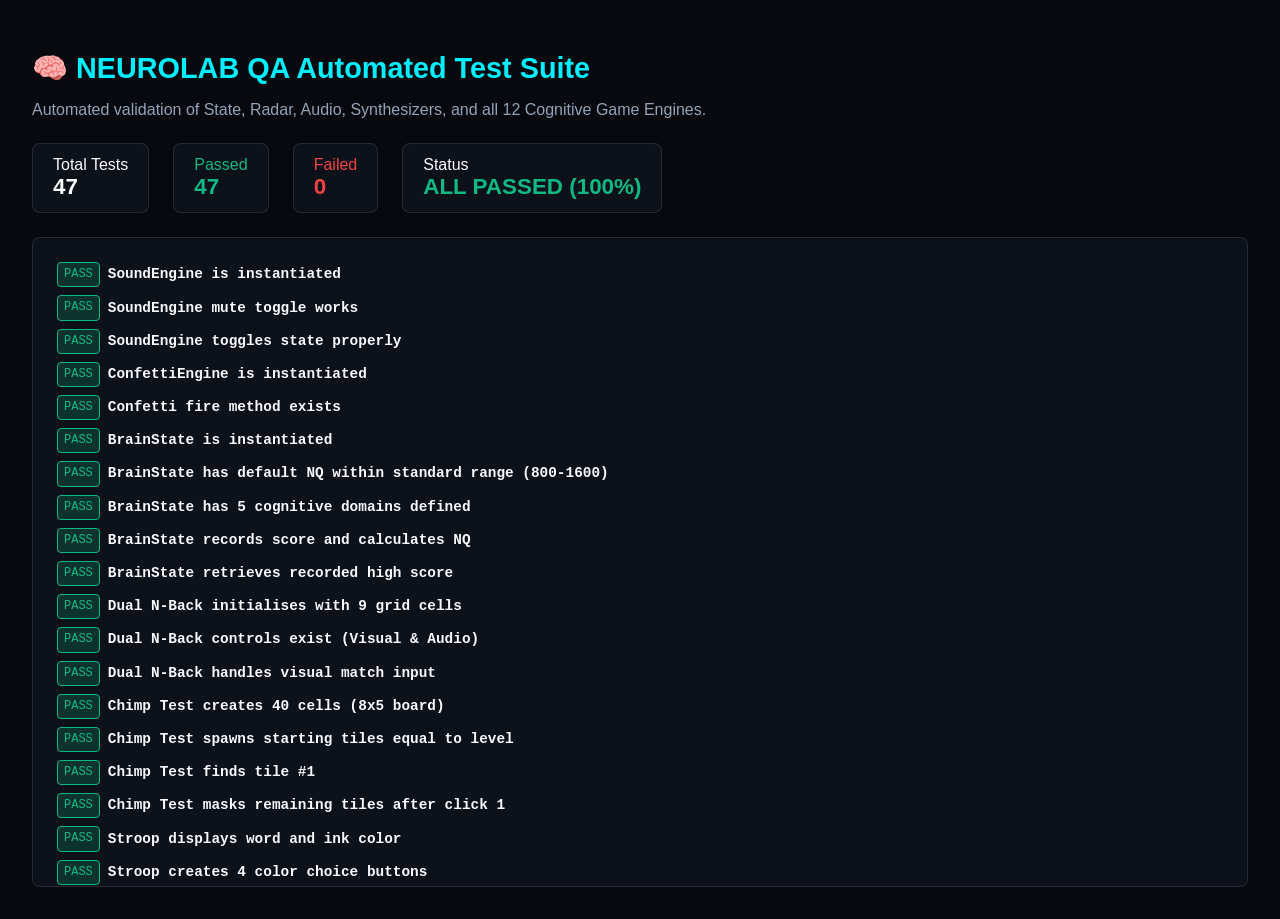
<file: test-runner.html>
<!DOCTYPE html>
<html lang="en">
<head>
  <meta charset="UTF-8">
  <title>NEUROLAB - Automated QA Test Suite</title>
  <style>
    body {
      background: #07090e;
      color: #f8fafc;
      font-family: -apple-system, BlinkMacSystemFont, "Segoe UI", Roboto, sans-serif;
      padding: 2rem;
      margin: 0;
    }
    h1 {
      font-size: 1.8rem;
      color: #00f0ff;
      margin-bottom: 0.5rem;
    }
    .qa-stats {
      display: flex;
      gap: 1.5rem;
      margin-bottom: 1.5rem;
    }
    .stat-badge {
      background: #0d111a;
      border: 1px solid rgba(255, 255, 255, 0.1);
      padding: 0.75rem 1.25rem;
      border-radius: 8px;
    }
    .stat-badge strong {
      font-size: 1.4rem;
      display: block;
    }
    .passed { color: #10b981; }
    .failed { color: #ef4444; }
    .test-log {
      background: #0d111a;
      border: 1px solid rgba(255, 255, 255, 0.1);
      border-radius: 8px;
      padding: 1.5rem;
      font-family: monospace;
      font-size: 0.9rem;
      line-height: 1.6;
      max-height: 600px;
      overflow-y: auto;
    }
    .test-item {
      margin-bottom: 0.5rem;
      display: flex;
      align-items: center;
      gap: 0.5rem;
    }
    .badge-pass {
      background: rgba(16, 185, 129, 0.2);
      color: #10b981;
      border: 1px solid #10b981;
      padding: 2px 6px;
      border-radius: 4px;
      font-size: 0.75rem;
    }
    .badge-fail {
      background: rgba(239, 68, 68, 0.2);
      color: #ef4444;
      border: 1px solid #ef4444;
      padding: 2px 6px;
      border-radius: 4px;
      font-size: 0.75rem;
    }
    #sandbox {
      display: none;
    }
  </style>
  <script src="js/audio.js"></script>
  <script src="js/confetti.js"></script>
  <script src="js/state.js"></script>
  <script src="js/radar.js"></script>
  <script src="js/particles.js"></script>

  <!-- 12 Brain Games -->
  <script src="js/games/dual-nback.js"></script>
  <script src="js/games/chimp-test.js"></script>
  <script src="js/games/stroop.js"></script>
  <script src="js/games/schulte-grid.js"></script>
  <script src="js/games/memory-matrix.js"></script>
  <script src="js/games/simon-seq.js"></script>
  <script src="js/games/tower-hanoi.js"></script>
  <script src="js/games/game-2048.js"></script>
  <script src="js/games/speed-math.js"></script>
  <script src="js/games/lights-out.js"></script>
  <script src="js/games/wordle.js"></script>
  <script src="js/games/mental-rotation.js"></script>
</head>
<body>
  <h1>🧠 NEUROLAB QA Automated Test Suite</h1>
  <p style="color:#94a3b8; margin-bottom:1.5rem;">Automated validation of State, Radar, Audio, Synthesizers, and all 12 Cognitive Game Engines.</p>

  <div class="qa-stats">
    <div class="stat-badge">
      <span>Total Tests</span>
      <strong id="total-tests">0</strong>
    </div>
    <div class="stat-badge">
      <span class="passed">Passed</span>
      <strong id="passed-tests" class="passed">0</strong>
    </div>
    <div class="stat-badge">
      <span class="failed">Failed</span>
      <strong id="failed-tests" class="failed">0</strong>
    </div>
    <div class="stat-badge">
      <span>Status</span>
      <strong id="test-status" style="color:#00f0ff;">RUNNING...</strong>
    </div>
  </div>

  <div class="test-log" id="test-log"></div>

  <!-- Hidden mount sandbox for game instances -->
  <div id="sandbox"></div>

  <script>
    const logEl = document.getElementById('test-log');
    const totalEl = document.getElementById('total-tests');
    const passedEl = document.getElementById('passed-tests');
    const failedEl = document.getElementById('failed-tests');
    const statusEl = document.getElementById('test-status');
    const sandbox = document.getElementById('sandbox');

    let total = 0;
    let passed = 0;
    let failed = 0;

    function assert(name, condition, details = '') {
      total++;
      const item = document.createElement('div');
      item.className = 'test-item';

      if (condition) {
        passed++;
        item.innerHTML = `<span class="badge-pass">PASS</span> <strong>${name}</strong> ${details ? '<span style="color:#94a3b8;">- ' + details + '</span>' : ''}`;
        console.log(`[PASS] ${name}`);
      } else {
        failed++;
        item.innerHTML = `<span class="badge-fail">FAIL</span> <strong>${name}</strong> ${details ? '<span style="color:#ef4444;">- ' + details + '</span>' : ''}`;
        console.error(`[FAIL] ${name}: ${details}`);
      }

      logEl.appendChild(item);
      totalEl.innerText = total;
      passedEl.innerText = passed;
      failedEl.innerText = failed;
    }

    async function runQA() {
      console.log('--- Starting NEUROLAB QA Suite ---');

      // 1. Audio Engine Test
      try {
        assert('SoundEngine is instantiated', !!window.soundEngine);
        assert('SoundEngine mute toggle works', typeof window.soundEngine.toggleMute === 'function');
        const origMute = window.soundEngine.isMuted();
        window.soundEngine.toggleMute();
        assert('SoundEngine toggles state properly', window.soundEngine.isMuted() !== origMute);
        window.soundEngine.toggleMute(); // restore
      } catch (err) {
        assert('SoundEngine Test', false, err.message);
      }

      // 2. Confetti Engine Test
      try {
        assert('ConfettiEngine is instantiated', !!window.confettiEngine);
        assert('Confetti fire method exists', typeof window.confettiEngine.fire === 'function');
      } catch (err) {
        assert('ConfettiEngine Test', false, err.message);
      }

      // 3. BrainState Persistence & Algorithm Test
      try {
        assert('BrainState is instantiated', !!window.brainState);
        assert('BrainState has default NQ within standard range (800-1600)', window.brainState.data.nq >= 800 && window.brainState.data.nq <= 1600);
        assert('BrainState has 5 cognitive domains defined', Object.keys(window.brainState.data.domains).length === 5);
        
        const recordRes = window.brainState.recordGame('test-game', 950, 'memory', 0.9);
        assert('BrainState records score and calculates NQ', recordRes.nq >= 800);
        assert('BrainState retrieves recorded high score', window.brainState.getHighScore('test-game') === 950);
      } catch (err) {
        assert('BrainState Test', false, err.message);
      }

      // 4. Test Game 1: Dual N-Back
      try {
        sandbox.innerHTML = '';
        const nback = new DualNBackGame(sandbox, () => {});
        assert('Dual N-Back initialises with 9 grid cells', sandbox.querySelectorAll('.nback-cell').length === 9);
        assert('Dual N-Back controls exist (Visual & Audio)', !!sandbox.querySelector('#btn-pos-match') && !!sandbox.querySelector('#btn-audio-match'));
        nback.handlePosMatch();
        assert('Dual N-Back handles visual match input', nback.userPosMatched === true);
        nback.destroy();
      } catch (err) {
        assert('Dual N-Back Test', false, err.message);
      }

      // 5. Test Game 2: Chimp Test
      try {
        sandbox.innerHTML = '';
        const chimp = new ChimpTestGame(sandbox, () => {});
        assert('Chimp Test creates 40 cells (8x5 board)', sandbox.querySelectorAll('.chimp-cell').length === 40);
        assert('Chimp Test spawns starting tiles equal to level', chimp.tiles.length === chimp.level);
        const tile1 = chimp.tiles.find(t => t.innerText === '1');
        assert('Chimp Test finds tile #1', !!tile1);
        chimp.handleTileClick(tile1, 1);
        assert('Chimp Test masks remaining tiles after click 1', chimp.isMasked === true);
        chimp.destroy();
      } catch (err) {
        assert('Chimp Test', false, err.message);
      }

      // 6. Test Game 3: Stroop Color Clash
      try {
        sandbox.innerHTML = '';
        const stroop = new StroopGame(sandbox, () => {});
        assert('Stroop displays word and ink color', !!sandbox.querySelector('#stroop-word'));
        assert('Stroop creates 4 color choice buttons', sandbox.querySelectorAll('.btn-stroop-color').length === 4);
        const curInk = stroop.currentInkColor;
        stroop.handleAnswer(curInk);
        assert('Stroop correctly evaluates matching ink color', stroop.score > 0 && stroop.streak === 1);
        stroop.destroy();
      } catch (err) {
        assert('Stroop Test', false, err.message);
      }

      // 7. Test Game 4: Schulte Grid
      try {
        sandbox.innerHTML = '';
        const schulte = new SchulteGridGame(sandbox, () => {});
        assert('Schulte Grid populates exactly 25 tiles', sandbox.querySelectorAll('.schulte-tile').length === 25);
        assert('Schulte Grid targets #1 first', schulte.nextTarget === 1);
        const sTile1 = Array.from(sandbox.querySelectorAll('.schulte-tile')).find(t => t.dataset.num === '1');
        schulte.handleTileClick(sTile1, 1);
        assert('Schulte Grid advances target to #2 on click', schulte.nextTarget === 2 && sTile1.classList.contains('found'));
        schulte.destroy();
      } catch (err) {
        assert('Schulte Grid Test', false, err.message);
      }

      // 8. Test Game 5: Memory Matrix
      try {
        sandbox.innerHTML = '';
        const matrix = new MemoryMatrixGame(sandbox, () => {});
        assert('Memory Matrix initialises 3x3 (9 cells)', sandbox.querySelectorAll('.matrix-cell').length === 9);
        assert('Memory Matrix selects target cells', matrix.targetCells.size === matrix.activeCount);
        matrix.destroy();
      } catch (err) {
        assert('Memory Matrix Test', false, err.message);
      }

      // 9. Test Game 6: Simon Sequence
      try {
        sandbox.innerHTML = '';
        const simon = new SimonGame(sandbox, () => {});
        assert('Simon Sequence has 4 interactive pads', sandbox.querySelectorAll('.simon-pad').length === 4);
        assert('Simon starts with at least 1 sequence item', simon.sequence.length >= 1);
        simon.destroy();
      } catch (err) {
        assert('Simon Sequence Test', false, err.message);
      }

      // 10. Test Game 7: Tower of Hanoi
      try {
        sandbox.innerHTML = '';
        const hanoi = new TowerHanoiGame(sandbox, () => {});
        assert('Tower of Hanoi has 3 rods', hanoi.rods.length === 3);
        assert('Tower of Hanoi rod 0 starts with all disks', hanoi.rods[0].length === hanoi.diskCount);
        assert('Optimal moves calculation formula (2^n - 1)', hanoi.optimalMoves === Math.pow(2, hanoi.diskCount) - 1);
        hanoi.rods = [[3], [1], []];
        hanoi.selectedRod = 0;
        hanoi.handleRodClick(1);
        assert('Tower of Hanoi blocks illegal move (larger on smaller)', hanoi.rods[0].length === 1 && hanoi.rods[1].length === 1);
        hanoi.destroy();
      } catch (err) {
        assert('Tower of Hanoi Test', false, err.message);
      }

      // 11. Test Game 8: 2048 Neon Fusion
      try {
        sandbox.innerHTML = '';
        const g2048 = new Game2048(sandbox, () => {});
        assert('2048 board has 16 cells (4x4)', sandbox.querySelectorAll('.game2048-cell').length === 16);
        let nonZero = 0;
        g2048.grid.forEach(r => r.forEach(v => { if (v > 0) nonZero++; }));
        assert('2048 spawns initial tiles', nonZero >= 2);
        g2048.destroy();
      } catch (err) {
        assert('2048 Test', false, err.message);
      }

      // 12. Test Game 9: Speed Math Frenzy
      try {
        sandbox.innerHTML = '';
        const math = new SpeedMathGame(sandbox, () => {});
        assert('Speed Math generates equation', !!sandbox.querySelector('#math-equation').innerText);
        assert('Speed Math provides 4 distinct answer choices', sandbox.querySelectorAll('.btn-math-opt').length === 4);
        math.handleChoice(math.correctAnswer);
        assert('Speed Math awards score and streak on correct answer', math.score > 0 && math.streak === 1);
        math.destroy();
      } catch (err) {
        assert('Speed Math Test', false, err.message);
      }

      // 13. Test Game 10: Lights Out
      try {
        sandbox.innerHTML = '';
        const lights = new LightsOutGame(sandbox, () => {});
        assert('Lights Out creates 25 nodes (5x5)', sandbox.querySelectorAll('.light-tile').length === 25);
        const preFlip = lights.board[0][0];
        lights.toggle(0, 0);
        assert('Lights Out toggles target and adjacent nodes', lights.board[0][0] !== preFlip);
        lights.destroy();
      } catch (err) {
        assert('Lights Out Test', false, err.message);
      }

      // 14. Test Game 11: Wordle Master
      try {
        sandbox.innerHTML = '';
        const wordle = new WordleGame(sandbox, () => {});
        assert('Wordle creates 6 rows of 5 tiles', sandbox.querySelectorAll('.wordle-row').length === 6);
        assert('Wordle creates on-screen keyboard', sandbox.querySelectorAll('.wordle-key').length > 20);
        wordle.addLetter('B');
        wordle.addLetter('R');
        assert('Wordle accepts letter inputs into current guess', wordle.currentGuess === 'BR');
        wordle.removeLetter();
        assert('Wordle removes letter on backspace', wordle.currentGuess === 'B');
        wordle.destroy();
      } catch (err) {
        assert('Wordle Test', false, err.message);
      }

      // 15. Test Game 12: Mental Rotation
      try {
        sandbox.innerHTML = '';
        const rot = new MentalRotationGame(sandbox, () => {});
        assert('Mental Rotation generates reference shape', typeof rot.generateShape === 'function');
        const shape = rot.generateShape();
        assert('Mental Rotation shape contains 5 connected 3D cubes', shape.length === 5);
        const rotated = rot.rotate3D(shape, 1, 0, 0);
        assert('Mental Rotation rotates cubes in 3D space', rotated.length === 5);
        const mirrored = rot.mirrorFlip(shape);
        assert('Mental Rotation generates chiral enantiomer (mirror)', mirrored.length === 5);
        assert('Mental Rotation renders 4 candidate options', sandbox.querySelectorAll('.rotation-card').length === 4);
        rot.destroy();
      } catch (err) {
        assert('Mental Rotation Test', false, err.message);
      }

      // Final status
      if (failed === 0) {
        statusEl.innerText = 'ALL PASSED (100%)';
        statusEl.style.color = '#10b981';
      } else {
        statusEl.innerText = `${failed} FAILED`;
        statusEl.style.color = '#ef4444';
      }

      console.log(`QA Completed: ${passed} passed, ${failed} failed out of ${total} total assertions.`);
    }

    window.addEventListener('load', runQA);
  </script>
</body>
</html>
</file>
<file: css/main.css>
/* ==========================================================================
   NEUROLAB - Elite Cognitive Training Suite
   Design System & Core Foundations — Next-Gen Cyber-Bioluminescent Edition
   ========================================================================== */

@import url('https://fonts.googleapis.com/css2?family=Plus+Jakarta+Sans:wght@300;400;500;600;700;800&family=Outfit:wght@300;400;500;600;700;800;900&family=Space+Grotesk:wght@400;500;600;700;800&family=Syne:wght@700;800&family=JetBrains+Mono:wght@400;500;600;700&display=swap');

:root {
  /* Color Palette - Ultra-Deep Obsidian & High-Chroma Bioluminescent Accents */
  --bg-primary: #05070c;
  --bg-secondary: #0a0e17;
  --bg-tertiary: #101624;
  --bg-surface: rgba(13, 19, 33, 0.72);
  --bg-surface-elevated: rgba(19, 28, 48, 0.82);
  --bg-glass: rgba(10, 15, 26, 0.65);
  
  /* Specular & Glass Borders */
  --border-glass: rgba(255, 255, 255, 0.08);
  --border-glass-bright: rgba(255, 255, 255, 0.18);
  --border-glow: rgba(0, 245, 255, 0.35);

  /* Jewel Cognitive Tones */
  --cyan-primary: #00f5ff;
  --cyan-deep: #0088cc;
  --cyan-glow: rgba(0, 245, 255, 0.45);
  --cyan-soft: rgba(0, 245, 255, 0.12);

  --violet-primary: #9d65ff;
  --violet-deep: #6366f1;
  --violet-glow: rgba(157, 101, 255, 0.45);
  --violet-soft: rgba(157, 101, 255, 0.12);

  --emerald-primary: #10b981;
  --emerald-deep: #059669;
  --emerald-glow: rgba(16, 185, 129, 0.45);
  --emerald-soft: rgba(16, 185, 129, 0.12);

  --amber-primary: #ffaa00;
  --amber-deep: #d97706;
  --amber-glow: rgba(255, 170, 0, 0.45);
  --amber-soft: rgba(255, 170, 0, 0.12);

  --rose-primary: #ff3366;
  --rose-deep: #e11d48;
  --rose-glow: rgba(255, 51, 102, 0.45);
  --rose-soft: rgba(255, 51, 102, 0.12);

  --crimson-alert: #ef4444;

  /* Cognitive Categories */
  --cat-memory: #9d65ff;
  --cat-speed: #00f5ff;
  --cat-focus: #ff3366;
  --cat-logic: #10b981;
  --cat-spatial: #ffaa00;

  /* Typography */
  --font-main: 'Plus Jakarta Sans', 'Outfit', -apple-system, BlinkMacSystemFont, sans-serif;
  --font-display: 'Space Grotesk', 'Syne', sans-serif;
  --font-accent: 'Syne', sans-serif;
  --font-mono: 'JetBrains Mono', 'SF Mono', monospace;

  /* Text Colors */
  --text-primary: #f8fafc;
  --text-secondary: #94a3b8;
  --text-muted: #64748b;
  --text-highlight: #ffffff;

  /* Multi-Layer Shadows & Radial Radiance */
  --glow-cyan: 0 0 35px rgba(0, 245, 255, 0.35);
  --glow-violet: 0 0 35px rgba(157, 101, 255, 0.35);
  --glow-rose: 0 0 35px rgba(255, 51, 102, 0.35);
  --shadow-card: 0 16px 40px -12px rgba(0, 0, 0, 0.6), 0 0 0 1px rgba(255, 255, 255, 0.06);
  --shadow-elevated: 0 24px 60px -15px rgba(0, 0, 0, 0.75), 0 0 0 1px rgba(255, 255, 255, 0.1);

  /* Radii */
  --radius-sm: 8px;
  --radius-md: 14px;
  --radius-lg: 22px;
  --radius-xl: 30px;
  --radius-full: 9999px;

  /* Transitions */
  --transition-fast: 0.16s cubic-bezier(0.4, 0, 0.2, 1);
  --transition-smooth: 0.28s cubic-bezier(0.16, 1, 0.3, 1);
  --transition-bounce: 0.4s cubic-bezier(0.34, 1.56, 0.64, 1);
}

/* Base Reset & Smooth Rendering */
*, *::before, *::after {
  box-sizing: border-box;
  margin: 0;
  padding: 0;
  -webkit-font-smoothing: antialiased;
  -moz-osx-font-smoothing: grayscale;
}

html, body {
  width: 100%;
  min-height: 100vh;
  background-color: var(--bg-primary);
  color: var(--text-primary);
  font-family: var(--font-main);
  overflow-x: hidden;
  line-height: 1.55;
  selection-background-color: var(--cyan-primary);
  selection-color: #05070c;
}

::selection {
  background: var(--cyan-primary);
  color: #05070c;
}

/* Cyber Perspective Grid Overlay */
.cyber-grid-overlay {
  position: fixed;
  top: 0;
  left: 0;
  width: 100vw;
  height: 100vh;
  pointer-events: none;
  z-index: 0;
  background-image: 
    radial-gradient(circle at 50% 0%, rgba(0, 245, 255, 0.06) 0%, transparent 60%),
    radial-gradient(circle, rgba(255, 255, 255, 0.035) 1px, transparent 1px);
  background-size: 100% 100%, 36px 36px;
  opacity: 0.85;
}

/* Background Synaptic Particle Canvas */
#particles-canvas {
  position: fixed;
  top: 0;
  left: 0;
  width: 100vw;
  height: 100vh;
  pointer-events: none;
  z-index: 0;
  opacity: 0.55;
}

/* Ambient Radial Glow Gradients with Floating Motion */
.ambient-glow {
  position: fixed;
  border-radius: 50%;
  filter: blur(140px);
  pointer-events: none;
  z-index: 0;
  opacity: 0.22;
  will-change: transform, opacity;
}

.ambient-glow-1 {
  top: -12%;
  left: -8%;
  width: 680px;
  height: 680px;
  background: radial-gradient(circle, var(--cyan-primary), rgba(0, 136, 204, 0.4) 40%, transparent 70%);
  animation: floatOrb1 20s ease-in-out infinite alternate;
}

.ambient-glow-2 {
  bottom: 0%;
  right: -8%;
  width: 750px;
  height: 750px;
  background: radial-gradient(circle, var(--violet-primary), rgba(99, 102, 241, 0.4) 40%, transparent 70%);
  animation: floatOrb2 24s ease-in-out infinite alternate;
}

.ambient-glow-3 {
  top: 40%;
  right: 15%;
  width: 500px;
  height: 500px;
  background: radial-gradient(circle, var(--rose-primary), transparent 70%);
  opacity: 0.14;
  animation: floatOrb3 18s ease-in-out infinite alternate;
}

.ambient-glow-4 {
  bottom: 15%;
  left: 5%;
  width: 520px;
  height: 520px;
  background: radial-gradient(circle, var(--amber-primary), transparent 70%);
  opacity: 0.12;
  animation: floatOrb4 22s ease-in-out infinite alternate;
}

@keyframes floatOrb1 {
  0% { transform: translate(0, 0) scale(1); }
  50% { transform: translate(60px, 40px) scale(1.1); }
  100% { transform: translate(-30px, 70px) scale(0.95); }
}

@keyframes floatOrb2 {
  0% { transform: translate(0, 0) scale(1); }
  50% { transform: translate(-70px, -50px) scale(1.08); }
  100% { transform: translate(40px, -30px) scale(0.92); }
}

@keyframes floatOrb3 {
  0% { transform: translate(0, 0) scale(0.9); }
  100% { transform: translate(-50px, 60px) scale(1.15); }
}

@keyframes floatOrb4 {
  0% { transform: translate(0, 0) scale(1.1); }
  100% { transform: translate(70px, -40px) scale(0.85); }
}

/* Glassmorphism Containers - Multi-layered depth */
.glass-panel {
  background: var(--bg-surface);
  backdrop-filter: blur(20px) saturate(190%);
  -webkit-backdrop-filter: blur(20px) saturate(190%);
  border: 1px solid var(--border-glass);
  box-shadow: var(--shadow-card);
  border-radius: var(--radius-lg);
  position: relative;
  overflow: hidden;
  transition: border-color var(--transition-smooth), box-shadow var(--transition-smooth);
}

.glass-panel::before {
  content: '';
  position: absolute;
  top: 0;
  left: 0;
  right: 0;
  height: 1px;
  background: linear-gradient(90deg, 
    transparent 0%, 
    rgba(255, 255, 255, 0.12) 20%, 
    rgba(0, 245, 255, 0.4) 50%, 
    rgba(255, 255, 255, 0.12) 80%, 
    transparent 100%
  );
  pointer-events: none;
}

/* Common Keyframe Animations */
@keyframes pulseGlow {
  0%, 100% {
    box-shadow: 0 0 15px rgba(0, 245, 255, 0.25), inset 0 0 8px rgba(0, 245, 255, 0.15);
  }
  50% {
    box-shadow: 0 0 35px rgba(0, 245, 255, 0.65), inset 0 0 16px rgba(0, 245, 255, 0.35);
  }
}

@keyframes floatGentle {
  0%, 100% { transform: translateY(0px); }
  50% { transform: translateY(-6px); }
}

@keyframes shakeError {
  0%, 100% { transform: translateX(0); }
  20%, 60% { transform: translateX(-8px); }
  40%, 80% { transform: translateX(8px); }
}

@keyframes scaleSuccess {
  0% { transform: scale(0.92); opacity: 0; }
  60% { transform: scale(1.04); }
  100% { transform: scale(1); opacity: 1; }
}

@keyframes holographicSweep {
  0% { transform: translateX(-150%) rotate(25deg); }
  100% { transform: translateX(250%) rotate(25deg); }
}

@keyframes beaconPing {
  0% { transform: scale(0.95); opacity: 0.8; }
  70% { transform: scale(2.2); opacity: 0; }
  100% { transform: scale(2.2); opacity: 0; }
}

/* Custom Cyber Scrollbar */
::-webkit-scrollbar {
  width: 8px;
  height: 8px;
}

::-webkit-scrollbar-track {
  background: var(--bg-primary);
}

::-webkit-scrollbar-thumb {
  background: rgba(255, 255, 255, 0.14);
  border-radius: var(--radius-full);
  border: 2px solid var(--bg-primary);
}

::-webkit-scrollbar-thumb:hover {
  background: var(--cyan-primary);
  box-shadow: 0 0 12px var(--cyan-primary);
}

/* Confetti Overlay Canvas */
#confetti-canvas {
  position: fixed;
  top: 0;
  left: 0;
  width: 100vw;
  height: 100vh;
  pointer-events: none;
  z-index: 9999;
}
</file>
<file: css/components.css>
/* ==========================================================================
   NEUROLAB - Components & Layout Architecture
   High-Aesthetic Cyber-Bioluminescent Glassmorphic Interface
   ========================================================================== */

/* App Container */
.app-container {
  position: relative;
  z-index: 1;
  width: 100%;
  max-width: 1440px;
  margin: 0 auto;
  padding: 1.25rem 1.75rem 3.5rem 1.75rem;
  display: flex;
  flex-direction: column;
  min-height: 100vh;
}

.app-container > * {
  min-width: 0;
  max-width: 100%;
}

/* ==========================================================================
   HEADER & NAVIGATION
   ========================================================================== */
.site-header {
  display: flex;
  align-items: center;
  justify-content: space-between;
  padding: 1rem 1.5rem;
  margin-bottom: 2rem;
  border-radius: var(--radius-xl);
  background: rgba(10, 15, 26, 0.75);
  backdrop-filter: blur(24px) saturate(200%);
  -webkit-backdrop-filter: blur(24px) saturate(200%);
  border: 1px solid var(--border-glass-bright);
  box-shadow: 0 10px 30px -10px rgba(0, 0, 0, 0.7), 0 0 20px rgba(0, 245, 255, 0.08);
  position: sticky;
  top: 1rem;
  z-index: 100;
  transition: all var(--transition-smooth);
}

.brand {
  display: flex;
  align-items: center;
  gap: 1rem;
  text-decoration: none;
  cursor: pointer;
}

.brand-logo-wrap {
  position: relative;
  width: 46px;
  height: 46px;
  border-radius: 14px;
  overflow: hidden;
  border: 1px solid var(--cyan-glow);
  box-shadow: 0 0 20px var(--cyan-glow), 0 0 35px rgba(157, 101, 255, 0.3);
  flex-shrink: 0;
  transition: all var(--transition-smooth);
}

.brand-logo-img {
  width: 100%;
  height: 100%;
  object-fit: cover;
  transition: transform var(--transition-smooth);
}

.brand:hover .brand-logo-wrap {
  transform: scale(1.06) rotate(2deg);
  box-shadow: 0 0 28px var(--cyan-primary), 0 0 50px rgba(157, 101, 255, 0.5);
}

.brand:hover .brand-logo-img {
  transform: scale(1.12);
}

.brand-text-wrap {
  display: flex;
  flex-direction: column;
}

.brand-title {
  font-family: var(--font-display);
  font-size: 1.45rem;
  font-weight: 800;
  letter-spacing: -0.01em;
  background: linear-gradient(135deg, #ffffff 0%, var(--cyan-primary) 50%, var(--violet-primary) 100%);
  -webkit-background-clip: text;
  -webkit-text-fill-color: transparent;
  display: flex;
  align-items: center;
  gap: 0.6rem;
}

.brand-badge {
  font-family: var(--font-main);
  font-size: 0.65rem;
  padding: 0.2rem 0.55rem;
  border-radius: var(--radius-full);
  background: rgba(0, 245, 255, 0.12);
  color: var(--cyan-primary);
  border: 1px solid var(--cyan-glow);
  letter-spacing: 0.08em;
  font-weight: 800;
  text-transform: uppercase;
  -webkit-text-fill-color: var(--cyan-primary);
  box-shadow: 0 0 10px rgba(0, 245, 255, 0.2);
}

.brand-tagline {
  font-size: 0.78rem;
  color: var(--text-muted);
  font-weight: 500;
  letter-spacing: 0.03em;
}

/* Header Controls & Stats */
.header-actions {
  display: flex;
  align-items: center;
  gap: 0.85rem;
  flex-wrap: wrap;
}

@media (max-width: 800px) {
  .app-container {
    padding: 0.85rem 0.9rem 2.5rem;
  }
  .site-header {
    flex-wrap: wrap;
    gap: 0.75rem;
    align-items: flex-start;
    padding: 0.85rem 1rem;
  }
  .header-actions {
    width: 100%;
  }
  .hero-welcome-card {
    padding: 1.2rem 1rem;
  }
  .hero-title,
  .hero-desc,
  .lab-note,
  .workout-rx {
    overflow-wrap: anywhere;
  }
  .hero-title {
    font-size: 1.75rem;
  }
}

.header-stat-pill {
  display: flex;
  align-items: center;
  gap: 0.55rem;
  padding: 0.5rem 1rem;
  background: rgba(19, 28, 48, 0.6);
  border: 1px solid var(--border-glass-bright);
  border-radius: var(--radius-full);
  font-size: 0.85rem;
  font-weight: 600;
  box-shadow: 0 4px 15px rgba(0, 0, 0, 0.3);
  transition: all var(--transition-fast);
}

.header-stat-pill:hover {
  background: rgba(26, 38, 66, 0.8);
  border-color: rgba(255, 255, 255, 0.25);
  transform: translateY(-1px);
}

.stat-icon-glow {
  font-size: 1.1rem;
  filter: drop-shadow(0 0 8px var(--cyan-primary));
}

.btn-icon {
  width: 42px;
  height: 42px;
  display: flex;
  align-items: center;
  justify-content: center;
  border-radius: var(--radius-md);
  background: rgba(19, 28, 48, 0.6);
  border: 1px solid var(--border-glass-bright);
  color: var(--text-primary);
  cursor: pointer;
  transition: all var(--transition-fast);
  position: relative;
  overflow: hidden;
}

.btn-icon:hover {
  background: rgba(26, 38, 66, 0.9);
  border-color: var(--cyan-primary);
  color: var(--cyan-primary);
  transform: translateY(-2px);
  box-shadow: 0 0 20px rgba(0, 245, 255, 0.3);
}

/* Primary CTA Button */
.btn-primary {
  display: inline-flex;
  align-items: center;
  gap: 0.6rem;
  padding: 0.68rem 1.4rem;
  background: linear-gradient(135deg, var(--cyan-primary) 0%, #0099ff 50%, var(--violet-primary) 100%);
  color: #030712;
  font-family: var(--font-display);
  font-weight: 800;
  font-size: 0.9rem;
  letter-spacing: 0.02em;
  border: none;
  border-radius: var(--radius-md);
  cursor: pointer;
  transition: all var(--transition-smooth);
  box-shadow: 0 4px 22px rgba(0, 245, 255, 0.4), 0 0 12px rgba(157, 101, 255, 0.3);
  position: relative;
  overflow: hidden;
}

.btn-primary::after {
  content: '';
  position: absolute;
  top: 0;
  left: 0;
  width: 100%;
  height: 100%;
  background: linear-gradient(105deg, transparent 20%, rgba(255, 255, 255, 0.35) 50%, transparent 80%);
  transform: translateX(-100%);
  transition: transform 0.6s ease;
}

.btn-primary:hover {
  transform: translateY(-2px);
  box-shadow: 0 8px 30px rgba(0, 245, 255, 0.65), 0 0 20px rgba(157, 101, 255, 0.45);
  filter: brightness(1.08);
}

.btn-primary:hover::after {
  transform: translateX(100%);
}

.btn-primary:active {
  transform: translateY(0);
}

.btn-secondary {
  display: inline-flex;
  align-items: center;
  gap: 0.6rem;
  padding: 0.65rem 1.3rem;
  background: rgba(22, 32, 54, 0.7);
  color: var(--text-primary);
  border: 1px solid var(--border-glass-bright);
  border-radius: var(--radius-md);
  font-family: var(--font-display);
  font-weight: 700;
  font-size: 0.88rem;
  cursor: pointer;
  transition: all var(--transition-fast);
}

.btn-secondary:hover {
  border-color: rgba(255, 255, 255, 0.35);
  background: rgba(35, 50, 82, 0.9);
  color: #ffffff;
  transform: translateY(-1px);
  box-shadow: 0 6px 20px rgba(0, 0, 0, 0.4);
}

/* ==========================================================================
   HERO & COGNITIVE DASHBOARD (COMMAND DECK)
   ========================================================================== */
.hero-dashboard {
  display: grid;
  grid-template-columns: 1fr 350px;
  gap: 1.75rem;
  margin-bottom: 2.75rem;
}

@media (max-width: 1024px) {
  .hero-dashboard {
    grid-template-columns: 1fr;
  }
}

.hero-welcome-card {
  padding: 2.5rem;
  display: flex;
  flex-direction: column;
  justify-content: space-between;
  background: linear-gradient(135deg, rgba(13, 19, 33, 0.88) 0%, rgba(10, 14, 26, 0.7) 100%);
  position: relative;
  border-radius: var(--radius-xl);
  border: 1px solid var(--border-glass-bright);
}

.hero-welcome-card::after {
  content: '';
  position: absolute;
  top: 0;
  right: 0;
  bottom: 0;
  width: 50%;
  background: radial-gradient(circle at 85% 25%, rgba(0, 245, 255, 0.16), transparent 70%);
  pointer-events: none;
}

.hero-kicker {
  display: inline-flex;
  align-items: center;
  flex-wrap: wrap;
  max-width: 100%;
  gap: 0.6rem;
  font-size: 0.78rem;
  text-transform: uppercase;
  letter-spacing: 0.12em;
  color: var(--cyan-primary);
  font-weight: 800;
  margin-bottom: 0.85rem;
  padding: 0.3rem 0.85rem;
  border-radius: var(--radius-full);
  background: rgba(0, 245, 255, 0.08);
  border: 1px solid rgba(0, 245, 255, 0.25);
  box-shadow: 0 0 12px rgba(0, 245, 255, 0.15);
}

.hero-kicker-dot {
  width: 8px;
  height: 8px;
  border-radius: 50%;
  background: var(--cyan-primary);
  box-shadow: 0 0 10px var(--cyan-primary);
  position: relative;
}

.hero-kicker-dot::after {
  content: '';
  position: absolute;
  top: -2px;
  left: -2px;
  right: -2px;
  bottom: -2px;
  border-radius: 50%;
  border: 2px solid var(--cyan-primary);
  animation: beaconPing 2s cubic-bezier(0, 0.2, 0.8, 1) infinite;
}

.hero-title {
  font-family: var(--font-display);
  font-size: 2.6rem;
  font-weight: 800;
  line-height: 1.14;
  margin-bottom: 1rem;
  letter-spacing: -0.02em;
}

.hero-title span {
  background: linear-gradient(135deg, var(--cyan-primary) 0%, #38bdf8 50%, var(--violet-primary) 100%);
  -webkit-background-clip: text;
  -webkit-text-fill-color: transparent;
  filter: drop-shadow(0 0 25px rgba(0, 245, 255, 0.3));
}

.hero-desc {
  color: var(--text-secondary);
  font-size: 1.05rem;
  max-width: 650px;
  line-height: 1.65;
  margin-bottom: 2rem;
}

/* Daily Training Progress Gauge */
.hero-goal-bar-wrap {
  margin-bottom: 2rem;
  background: rgba(0, 0, 0, 0.35);
  border: 1px solid var(--border-glass);
  padding: 0.9rem 1.25rem;
  border-radius: var(--radius-md);
  display: flex;
  flex-direction: column;
  gap: 0.5rem;
}

.hero-goal-bar-header {
  display: flex;
  justify-content: space-between;
  align-items: center;
  font-size: 0.82rem;
  font-weight: 700;
}

.hero-goal-bar-track {
  width: 100%;
  height: 8px;
  background: rgba(255, 255, 255, 0.08);
  border-radius: var(--radius-full);
  overflow: hidden;
  position: relative;
}

.hero-goal-bar-fill {
  height: 100%;
  width: 0%;
  background: linear-gradient(90deg, var(--cyan-primary), var(--emerald-primary));
  border-radius: var(--radius-full);
  transition: width 0.6s cubic-bezier(0.16, 1, 0.3, 1);
  box-shadow: 0 0 12px var(--cyan-primary);
}

/* 4 Hero Stat Tiles */
.hero-stats-row {
  display: grid;
  grid-template-columns: repeat(4, 1fr);
  gap: 1.15rem;
  padding-top: 1.75rem;
  border-top: 1px solid var(--border-glass-bright);
}

@media (max-width: 768px) {
  .hero-stats-row {
    grid-template-columns: repeat(2, 1fr);
  }
}

.hero-stat-item {
  display: flex;
  flex-direction: column;
  padding: 0.9rem 1.15rem;
  background: rgba(255, 255, 255, 0.03);
  border: 1px solid var(--border-glass);
  border-radius: var(--radius-md);
  transition: all var(--transition-fast);
}

.hero-stat-item:hover {
  background: rgba(255, 255, 255, 0.06);
  border-color: rgba(0, 245, 255, 0.3);
  transform: translateY(-2px);
}

.hero-stat-num {
  font-family: var(--font-mono);
  font-size: 1.85rem;
  font-weight: 800;
  color: #ffffff;
  display: flex;
  align-items: baseline;
  gap: 0.3rem;
  line-height: 1.2;
}

.hero-stat-label {
  font-size: 0.74rem;
  color: var(--text-muted);
  font-weight: 600;
  text-transform: uppercase;
  letter-spacing: 0.06em;
  margin-top: 0.35rem;
}

/* Radar Chart Card */
.radar-card {
  padding: 1.75rem;
  display: flex;
  flex-direction: column;
  align-items: center;
  justify-content: space-between;
  text-align: center;
  background: linear-gradient(135deg, rgba(13, 19, 33, 0.88) 0%, rgba(10, 14, 26, 0.75) 100%);
  border-radius: var(--radius-xl);
  border: 1px solid var(--border-glass-bright);
  position: relative;
}

.radar-header {
  width: 100%;
  display: flex;
  justify-content: space-between;
  align-items: center;
  margin-bottom: 0.75rem;
}

.radar-title {
  font-family: var(--font-display);
  font-size: 1.15rem;
  font-weight: 800;
  letter-spacing: -0.01em;
  color: #ffffff;
}

.radar-badge {
  font-size: 0.72rem;
  padding: 0.2rem 0.6rem;
  border-radius: var(--radius-full);
  background: rgba(0, 245, 255, 0.12);
  color: var(--cyan-primary);
  border: 1px solid var(--cyan-glow);
  font-weight: 800;
  letter-spacing: 0.05em;
}

.radar-canvas-wrap {
  width: 100%;
  max-width: 290px;
  height: 250px;
  position: relative;
  display: flex;
  align-items: center;
  justify-content: center;
}

#brain-radar-chart {
  width: 100%;
  height: 100%;
}

/* Radar Domain Chips */
.radar-chips-row {
  display: flex;
  flex-wrap: wrap;
  justify-content: center;
  gap: 0.4rem;
  margin-top: 0.85rem;
  width: 100%;
}

.radar-chip {
  font-size: 0.72rem;
  font-weight: 700;
  padding: 0.22rem 0.6rem;
  border-radius: var(--radius-full);
  background: rgba(255, 255, 255, 0.04);
  border: 1px solid var(--border-glass);
  display: inline-flex;
  align-items: center;
  gap: 0.35rem;
  color: var(--text-secondary);
  transition: all var(--transition-fast);
}

.radar-chip:hover {
  background: rgba(255, 255, 255, 0.09);
  border-color: rgba(255, 255, 255, 0.25);
  color: #ffffff;
}

.radar-chip-dot {
  width: 6px;
  height: 6px;
  border-radius: 50%;
}

/* ==========================================================================
   FILTER TABS & INSTANT SEARCH BAR
   ========================================================================== */
.filter-section {
  display: flex;
  align-items: center;
  justify-content: space-between;
  flex-wrap: wrap;
  gap: 1.25rem;
  margin-bottom: 2.25rem;
}

.category-tabs {
  display: flex;
  align-items: center;
  gap: 0.6rem;
  overflow-x: auto;
  padding-bottom: 0.3rem;
  scrollbar-width: none;
  min-width: 0;
  max-width: 100%;
  flex: 1 1 auto;
}

.category-tabs::-webkit-scrollbar {
  display: none;
}

.tab-btn {
  display: inline-flex;
  align-items: center;
  gap: 0.55rem;
  padding: 0.65rem 1.25rem;
  border-radius: var(--radius-full);
  background: rgba(19, 28, 48, 0.65);
  border: 1px solid var(--border-glass-bright);
  color: var(--text-secondary);
  font-size: 0.88rem;
  font-weight: 700;
  cursor: pointer;
  transition: all var(--transition-fast);
  white-space: nowrap;
}

.tab-btn:hover {
  color: var(--text-primary);
  background: rgba(28, 42, 70, 0.85);
  border-color: rgba(255, 255, 255, 0.25);
  transform: translateY(-1px);
}

.tab-btn.active {
  background: rgba(0, 245, 255, 0.16);
  border-color: var(--cyan-primary);
  color: var(--cyan-primary);
  box-shadow: 0 0 20px rgba(0, 245, 255, 0.3), inset 0 0 10px rgba(0, 245, 255, 0.15);
}

.tab-btn[data-category="memory"].active {
  background: rgba(157, 101, 255, 0.18);
  border-color: var(--violet-primary);
  color: var(--violet-primary);
  box-shadow: 0 0 20px rgba(157, 101, 255, 0.35);
}

.tab-btn[data-category="speed"].active {
  background: rgba(0, 245, 255, 0.18);
  border-color: var(--cyan-primary);
  color: var(--cyan-primary);
  box-shadow: 0 0 20px rgba(0, 245, 255, 0.35);
}

.tab-btn[data-category="focus"].active {
  background: rgba(255, 51, 102, 0.18);
  border-color: var(--rose-primary);
  color: var(--rose-primary);
  box-shadow: 0 0 20px rgba(255, 51, 102, 0.35);
}

.tab-btn[data-category="logic"].active {
  background: rgba(16, 185, 129, 0.18);
  border-color: var(--emerald-primary);
  color: var(--emerald-primary);
  box-shadow: 0 0 20px rgba(16, 185, 129, 0.35);
}

.tab-btn[data-category="spatial"].active {
  background: rgba(255, 170, 0, 0.18);
  border-color: var(--amber-primary);
  color: var(--amber-primary);
  box-shadow: 0 0 20px rgba(255, 170, 0, 0.35);
}

.tab-dot {
  width: 8px;
  height: 8px;
  border-radius: 50%;
  box-shadow: 0 0 6px currentColor;
}

.tab-dot.memory { background: var(--cat-memory); color: var(--cat-memory); }
.tab-dot.speed { background: var(--cat-speed); color: var(--cat-speed); }
.tab-dot.focus { background: var(--cat-focus); color: var(--cat-focus); }
.tab-dot.logic { background: var(--cat-logic); color: var(--cat-logic); }
.tab-dot.spatial { background: var(--cat-spatial); color: var(--cat-spatial); }

/* Search Input Box */
.search-box-wrap {
  display: flex;
  align-items: center;
  position: relative;
  min-width: min(270px, 100%);
  flex: 1 1 220px;
}

.search-input {
  width: 100%;
  padding: 0.65rem 2.4rem 0.65rem 2.6rem;
  background: rgba(19, 28, 48, 0.65);
  border: 1px solid var(--border-glass-bright);
  border-radius: var(--radius-full);
  color: #ffffff;
  font-family: var(--font-main);
  font-size: 0.88rem;
  outline: none;
  transition: all var(--transition-fast);
}

.search-input::placeholder {
  color: var(--text-muted);
}

.search-input:focus {
  background: rgba(26, 38, 66, 0.95);
  border-color: var(--cyan-primary);
  box-shadow: 0 0 20px rgba(0, 245, 255, 0.3);
}

.search-icon-svg {
  position: absolute;
  left: 0.95rem;
  color: var(--text-muted);
  pointer-events: none;
  font-size: 0.95rem;
}

.search-clear-btn {
  position: absolute;
  right: 0.85rem;
  background: none;
  border: none;
  color: var(--text-muted);
  cursor: pointer;
  font-size: 0.85rem;
  display: none;
  align-items: center;
  justify-content: center;
}

.search-clear-btn:hover {
  color: #ffffff;
}

/* ==========================================================================
   GAME GRID & CARTRIDGE CARDS (CORE ATTRACTION)
   ========================================================================== */
.games-grid {
  display: grid;
  grid-template-columns: repeat(auto-fill, minmax(330px, 1fr));
  gap: 1.75rem;
  margin-bottom: 3.5rem;
}

.game-card {
  display: flex;
  flex-direction: column;
  justify-content: space-between;
  padding: 1.85rem;
  border-radius: var(--radius-xl);
  background: linear-gradient(145deg, rgba(16, 24, 42, 0.82) 0%, rgba(10, 15, 26, 0.72) 100%);
  border: 1px solid var(--border-glass-bright);
  transition: all var(--transition-smooth);
  cursor: pointer;
  position: relative;
  overflow: hidden;
  box-shadow: var(--shadow-card);
}

/* Holographic Sheen Sweep across Card on Hover */
.game-card::before {
  content: '';
  position: absolute;
  top: 0;
  left: 0;
  width: 100%;
  height: 100%;
  background: linear-gradient(115deg, 
    transparent 35%, 
    rgba(255, 255, 255, 0.08) 45%, 
    rgba(255, 255, 255, 0.16) 50%, 
    rgba(255, 255, 255, 0.08) 55%, 
    transparent 65%
  );
  transform: translateX(-150%);
  transition: transform 0.75s ease;
  pointer-events: none;
  z-index: 2;
}

.game-card::after {
  content: '';
  position: absolute;
  top: 0;
  left: 0;
  right: 0;
  bottom: 0;
  border-radius: inherit;
  box-shadow: inset 0 0 0 1px transparent;
  pointer-events: none;
  transition: box-shadow var(--transition-smooth);
}

.game-card:hover {
  transform: translateY(-8px) scale(1.015);
  background: linear-gradient(145deg, rgba(22, 33, 58, 0.95) 0%, rgba(13, 20, 36, 0.85) 100%);
  box-shadow: 0 24px 50px -10px rgba(0, 0, 0, 0.75), 0 0 35px var(--card-glow, rgba(0, 245, 255, 0.25));
  border-color: var(--card-border, var(--cyan-primary));
}

.game-card:hover::before {
  transform: translateX(150%);
}

.game-card-top {
  display: flex;
  align-items: center;
  justify-content: space-between;
  margin-bottom: 1.35rem;
}

.card-tags-group {
  display: flex;
  align-items: center;
  gap: 0.5rem;
  flex-wrap: wrap;
}

.card-category-tag {
  display: inline-flex;
  align-items: center;
  gap: 0.35rem;
  font-size: 0.72rem;
  font-weight: 800;
  text-transform: uppercase;
  letter-spacing: 0.08em;
  padding: 0.28rem 0.75rem;
  border-radius: var(--radius-full);
}

.card-science-tag {
  font-size: 0.68rem;
  font-weight: 600;
  color: var(--text-muted);
  background: rgba(255, 255, 255, 0.04);
  border: 1px solid var(--border-glass);
  padding: 0.25rem 0.6rem;
  border-radius: var(--radius-full);
  letter-spacing: 0.02em;
}

.card-icon-wrap {
  width: 52px;
  height: 52px;
  border-radius: 16px;
  display: flex;
  align-items: center;
  justify-content: center;
  font-size: 1.75rem;
  background: rgba(255, 255, 255, 0.05);
  border: 1px solid var(--border-glass-bright);
  box-shadow: inset 0 0 15px rgba(255, 255, 255, 0.03);
  transition: transform var(--transition-smooth), box-shadow var(--transition-smooth);
}

.game-card:hover .card-icon-wrap {
  transform: scale(1.1) rotate(4deg);
  box-shadow: 0 0 20px var(--card-glow, var(--cyan-primary));
  border-color: var(--card-border, var(--cyan-primary));
}

.game-card-content {
  margin-bottom: 1.5rem;
}

.game-title {
  font-family: var(--font-display);
  font-size: 1.45rem;
  font-weight: 800;
  margin-bottom: 0.45rem;
  color: #ffffff;
  letter-spacing: -0.01em;
  transition: color var(--transition-fast);
}

.game-card:hover .game-title {
  color: var(--card-accent, var(--cyan-primary));
}

.game-desc {
  font-size: 0.9rem;
  color: var(--text-secondary);
  line-height: 1.55;
  margin-bottom: 1.15rem;
}

.game-meta-row {
  display: flex;
  align-items: center;
  gap: 1.25rem;
  font-size: 0.8rem;
  color: var(--text-muted);
}

.game-meta-item {
  display: flex;
  align-items: center;
  gap: 0.4rem;
}

.difficulty-pips {
  display: inline-flex;
  gap: 3px;
  align-items: center;
}

.pip {
  width: 5px;
  height: 5px;
  border-radius: 50%;
  background: rgba(255, 255, 255, 0.2);
}

.pip.filled {
  background: var(--amber-primary);
  box-shadow: 0 0 6px var(--amber-primary);
}

.game-card-footer {
  display: flex;
  align-items: center;
  justify-content: space-between;
  padding-top: 1.35rem;
  border-top: 1px solid var(--border-glass-bright);
}

.high-score-wrap {
  display: flex;
  flex-direction: column;
}

.high-score-label {
  font-size: 0.72rem;
  color: var(--text-muted);
  text-transform: uppercase;
  letter-spacing: 0.06em;
  font-weight: 600;
}

.high-score-val {
  font-family: var(--font-mono);
  font-size: 1.15rem;
  font-weight: 800;
  color: var(--text-primary);
}

.btn-card-play {
  display: inline-flex;
  align-items: center;
  gap: 0.45rem;
  padding: 0.6rem 1.25rem;
  border-radius: var(--radius-md);
  background: rgba(255, 255, 255, 0.08);
  border: 1px solid var(--border-glass-bright);
  color: #ffffff;
  font-size: 0.86rem;
  font-weight: 800;
  letter-spacing: 0.02em;
  transition: all var(--transition-fast);
}

.game-card:hover .btn-card-play {
  background: var(--card-accent, var(--cyan-primary));
  color: #030712;
  border-color: transparent;
  box-shadow: 0 0 22px var(--card-accent, var(--cyan-primary));
  transform: translateX(2px);
}

/* ==========================================================================
   GAME ARENA (FULLSCREEN / ACTIVE STAGE HUD)
   ========================================================================== */
#game-arena {
  display: none;
  flex-direction: column;
  width: 100%;
  animation: scaleSuccess 0.35s ease forwards;
}

#game-arena.active {
  display: flex;
}

.arena-hud {
  display: flex;
  align-items: center;
  justify-content: space-between;
  padding: 1.25rem 2rem;
  margin-bottom: 1.75rem;
  border-radius: var(--radius-xl);
  background: rgba(13, 19, 33, 0.85);
  backdrop-filter: blur(24px) saturate(200%);
  -webkit-backdrop-filter: blur(24px) saturate(200%);
  border: 1px solid var(--border-glass-bright);
  box-shadow: 0 16px 40px -10px rgba(0, 0, 0, 0.7);
  flex-wrap: wrap;
  gap: 1.25rem;
  position: relative;
}

.arena-hud::before {
  content: '';
  position: absolute;
  top: 0;
  left: 0;
  right: 0;
  height: 1px;
  background: linear-gradient(90deg, transparent, rgba(0, 245, 255, 0.5), transparent);
}

.arena-hud-left {
  display: flex;
  align-items: center;
  gap: 1.25rem;
}

.btn-arena-hub {
  display: inline-flex;
  align-items: center;
  gap: 0.5rem;
  padding: 0.55rem 1.15rem;
  border-radius: var(--radius-md);
  background: rgba(255, 255, 255, 0.06);
  border: 1px solid var(--border-glass-bright);
  color: #ffffff;
  font-size: 0.88rem;
  font-weight: 700;
  cursor: pointer;
  transition: all var(--transition-fast);
}

.btn-arena-hub:hover {
  background: rgba(0, 245, 255, 0.15);
  border-color: var(--cyan-primary);
  color: var(--cyan-primary);
  box-shadow: 0 0 16px rgba(0, 245, 255, 0.3);
  transform: translateX(-2px);
}

.arena-game-info {
  display: flex;
  flex-direction: column;
}

.arena-game-title {
  font-family: var(--font-display);
  font-size: 1.55rem;
  font-weight: 800;
  color: #ffffff;
  letter-spacing: -0.01em;
}

.arena-game-cat {
  font-size: 0.76rem;
  color: var(--cyan-primary);
  text-transform: uppercase;
  letter-spacing: 0.08em;
  font-weight: 800;
}

.arena-hud-center {
  display: flex;
  align-items: center;
  gap: 1.5rem;
}

.hud-stat-box {
  display: flex;
  flex-direction: column;
  align-items: center;
  padding: 0.45rem 1.4rem;
  background: rgba(0, 0, 0, 0.4);
  border: 1px solid var(--border-glass-bright);
  border-radius: var(--radius-md);
  min-width: 100px;
  box-shadow: inset 0 0 15px rgba(0, 0, 0, 0.4);
}

.hud-stat-label {
  font-size: 0.68rem;
  color: var(--text-muted);
  text-transform: uppercase;
  letter-spacing: 0.08em;
  font-weight: 700;
}

.hud-stat-val {
  font-family: var(--font-mono);
  font-size: 1.45rem;
  font-weight: 800;
  color: #ffffff;
}

.arena-hud-right {
  display: flex;
  align-items: center;
  gap: 0.75rem;
}

/* Arena Stage (The Playfield Container) */
.arena-stage {
  min-height: 600px;
  display: flex;
  align-items: center;
  justify-content: center;
  padding: 3rem 2rem;
  border-radius: var(--radius-xl);
  background: linear-gradient(135deg, rgba(13, 19, 33, 0.82) 0%, rgba(9, 13, 23, 0.75) 100%);
  border: 1px solid var(--border-glass-bright);
  box-shadow: var(--shadow-elevated), inset 0 0 60px rgba(0, 0, 0, 0.5);
  position: relative;
  overflow: hidden;
}

/* Cyber Corner Accents for Arena Stage */
.arena-stage::before {
  content: '';
  position: absolute;
  top: 16px;
  left: 16px;
  width: 24px;
  height: 24px;
  border-top: 2px solid var(--cyan-primary);
  border-left: 2px solid var(--cyan-primary);
  opacity: 0.6;
}

.arena-stage::after {
  content: '';
  position: absolute;
  bottom: 16px;
  right: 16px;
  width: 24px;
  height: 24px;
  border-bottom: 2px solid var(--cyan-primary);
  border-right: 2px solid var(--cyan-primary);
  opacity: 0.6;
}

/* ==========================================================================
   MODALS (RULES & VICTORY RECAP)
   ========================================================================== */
.modal-overlay {
  position: fixed;
  top: 0;
  left: 0;
  right: 0;
  bottom: 0;
  background: rgba(3, 5, 10, 0.88);
  backdrop-filter: blur(16px);
  -webkit-backdrop-filter: blur(16px);
  display: flex;
  align-items: center;
  justify-content: center;
  padding: 1.5rem;
  z-index: 1000;
  opacity: 0;
  visibility: hidden;
  transition: all var(--transition-smooth);
}

.modal-overlay.active {
  opacity: 1;
  visibility: visible;
}

.modal-card {
  width: 100%;
  max-width: 600px;
  background: linear-gradient(145deg, rgba(19, 28, 48, 0.98) 0%, rgba(10, 15, 26, 0.95) 100%);
  border: 1px solid rgba(255, 255, 255, 0.18);
  border-radius: var(--radius-xl);
  padding: 2.5rem;
  position: relative;
  box-shadow: 0 30px 80px rgba(0, 0, 0, 0.85), 0 0 45px rgba(0, 245, 255, 0.25);
  transform: translateY(20px) scale(0.96);
  transition: all var(--transition-smooth);
}

.modal-overlay.active .modal-card {
  transform: translateY(0) scale(1);
}

.modal-close-btn {
  position: absolute;
  top: 1.35rem;
  right: 1.35rem;
  width: 38px;
  height: 38px;
  border-radius: 50%;
  background: rgba(255, 255, 255, 0.08);
  border: 1px solid var(--border-glass);
  color: var(--text-muted);
  cursor: pointer;
  display: flex;
  align-items: center;
  justify-content: center;
  font-size: 1.15rem;
  transition: all var(--transition-fast);
}

.modal-close-btn:hover {
  background: rgba(255, 51, 102, 0.2);
  border-color: var(--rose-primary);
  color: #ffffff;
  transform: scale(1.08);
}

.modal-header {
  margin-bottom: 1.5rem;
}

.modal-title {
  font-family: var(--font-display);
  font-size: 1.85rem;
  font-weight: 800;
  margin-bottom: 0.4rem;
  color: #ffffff;
  letter-spacing: -0.01em;
}

.modal-body {
  color: var(--text-secondary);
  font-size: 0.98rem;
  line-height: 1.65;
  margin-bottom: 2rem;
}

.modal-neuro-callout {
  padding: 1.15rem 1.35rem;
  border-radius: var(--radius-md);
  background: rgba(157, 101, 255, 0.12);
  border: 1px solid rgba(157, 101, 255, 0.35);
  box-shadow: 0 0 20px rgba(157, 101, 255, 0.15);
  margin: 1.35rem 0;
}

.modal-neuro-callout strong {
  color: var(--violet-primary);
  display: block;
  margin-bottom: 0.3rem;
  font-size: 0.85rem;
  text-transform: uppercase;
  letter-spacing: 0.06em;
}

.modal-footer {
  display: flex;
  justify-content: flex-end;
  gap: 1rem;
}

/* Toast System */
#toast-container {
  position: fixed;
  bottom: 2.25rem;
  right: 2.25rem;
  display: flex;
  flex-direction: column;
  gap: 0.85rem;
  z-index: 9999;
}

.toast {
  padding: 0.95rem 1.65rem;
  border-radius: var(--radius-md);
  background: rgba(19, 28, 48, 0.95);
  border: 1px solid var(--border-glow);
  box-shadow: 0 15px 40px rgba(0, 0, 0, 0.7), 0 0 25px rgba(0, 245, 255, 0.3);
  font-size: 0.92rem;
  font-weight: 700;
  display: flex;
  align-items: center;
  gap: 0.85rem;
  animation: scaleSuccess 0.25s ease forwards;
  backdrop-filter: blur(16px);
}

.workout-rx {
  margin-top: 0.65rem;
  font-family: var(--font-mono);
  font-size: 0.78rem;
  letter-spacing: 0.04em;
  color: var(--cyan-primary);
}

.lab-strip {
  position: relative;
  z-index: 1;
  margin-top: 1.35rem;
  padding-top: 1rem;
  border-top: 1px solid rgba(255, 255, 255, 0.08);
  display: flex;
  flex-direction: column;
  gap: 0.75rem;
}

.lab-note,
.summary-lab {
  color: var(--text-secondary);
  font-size: 0.92rem;
  line-height: 1.55;
}

.summary-lab {
  margin-top: 0.85rem;
  text-align: left;
}

.nq-spark {
  width: 100%;
  height: 48px;
  display: block;
}

.lab-actions {
  display: flex;
  flex-wrap: wrap;
  gap: 0.5rem;
  align-items: center;
}

.btn-lab {
  padding: 0.45rem 0.85rem;
  font-size: 0.8rem;
}

.duel-code {
  font-family: var(--font-mono);
  font-size: 0.78rem;
  color: var(--amber-primary);
  letter-spacing: 0.06em;
}

.palace-empty {
  color: var(--text-secondary);
  line-height: 1.55;
  margin-bottom: 1rem;
}

.palace-grid {
  display: grid;
  gap: 8px;
  justify-content: center;
  margin: 0 auto;
}

.palace-cell {
  width: 52px;
  height: 52px;
  border-radius: 10px;
  border: 1px solid rgba(157, 101, 255, 0.35);
  background: rgba(13, 19, 33, 0.9);
  cursor: pointer;
}

.palace-cell.picked {
  background: rgba(157, 101, 255, 0.45);
  box-shadow: 0 0 16px rgba(157, 101, 255, 0.45);
}

.palace-cell.hit {
  background: rgba(16, 185, 129, 0.7);
  border-color: #10b981;
}

.palace-cell.miss {
  background: rgba(239, 68, 68, 0.55);
  border-color: #ef4444;
}

.palace-cell.ghost {
  box-shadow: inset 0 0 0 2px #00f5ff;
}
</file>
<file: css/games.css>
/* ==========================================================================
   NEUROLAB - Game Specific Visuals & Interactive Stages
   High-Fidelity Cyber-Bioluminescent Aesthetics
   ========================================================================== */

/* Universal Game Wrapper */
.game-stage-wrapper {
  width: 100%;
  max-width: 820px;
  display: flex;
  flex-direction: column;
  align-items: center;
  justify-content: center;
  margin: 0 auto;
}

/* ==========================================================================
   1. DUAL N-BACK
   ========================================================================== */
.nback-container {
  display: flex;
  flex-direction: column;
  align-items: center;
  gap: 2.25rem;
  width: 100%;
}

.nback-status-pill {
  display: flex;
  align-items: center;
  gap: 1.5rem;
  padding: 0.75rem 1.85rem;
  background: rgba(19, 28, 48, 0.75);
  border: 1px solid var(--border-glass-bright);
  border-radius: var(--radius-full);
  font-size: 1rem;
  box-shadow: 0 8px 24px rgba(0, 0, 0, 0.4), 0 0 15px rgba(157, 101, 255, 0.15);
}

.nback-audio-indicator {
  display: inline-flex;
  align-items: center;
  gap: 0.6rem;
  color: var(--violet-primary);
  font-weight: 800;
  font-family: var(--font-mono);
  text-shadow: 0 0 12px var(--violet-glow);
}

.nback-grid {
  display: grid;
  grid-template-columns: repeat(3, 110px);
  grid-template-rows: repeat(3, 110px);
  gap: 14px;
  padding: 20px;
  background: rgba(8, 12, 20, 0.88);
  border: 2px solid var(--border-glass-bright);
  border-radius: var(--radius-xl);
  box-shadow: 0 20px 50px rgba(0, 0, 0, 0.6), inset 0 0 40px rgba(0, 0, 0, 0.8);
}

.nback-cell {
  background: rgba(255, 255, 255, 0.04);
  border: 1px solid var(--border-glass);
  border-radius: var(--radius-md);
  transition: all 0.18s cubic-bezier(0.16, 1, 0.3, 1);
  position: relative;
}

.nback-cell.active {
  background: radial-gradient(circle, #ffffff 10%, #00f5ff 40%, #0077cc 100%) !important;
  border-color: #ffffff !important;
  box-shadow: 0 0 40px var(--cyan-primary), 0 0 80px rgba(0, 245, 255, 0.6), inset 0 0 20px #ffffff;
  transform: scale(0.96);
  z-index: 5;
}

.nback-controls {
  display: flex;
  gap: 1.75rem;
  width: 100%;
  max-width: 480px;
}

.btn-nback-match {
  flex: 1;
  display: flex;
  flex-direction: column;
  align-items: center;
  justify-content: center;
  padding: 1.25rem 1rem;
  border-radius: var(--radius-lg);
  background: rgba(19, 28, 48, 0.7);
  border: 2px solid var(--border-glass-bright);
  color: #ffffff;
  cursor: pointer;
  transition: all var(--transition-fast);
  user-select: none;
  font-family: var(--font-display);
  font-weight: 800;
  font-size: 1.05rem;
}

.btn-nback-match.active-press {
  transform: scale(0.95);
  border-color: var(--cyan-primary);
  background: rgba(0, 245, 255, 0.25);
  box-shadow: 0 0 25px var(--cyan-glow);
}

.btn-nback-match.visual:hover {
  border-color: var(--cyan-primary);
  box-shadow: 0 0 25px var(--cyan-glow);
  transform: translateY(-2px);
}

.btn-nback-match.audio:hover {
  border-color: var(--violet-primary);
  box-shadow: 0 0 25px var(--violet-glow);
  transform: translateY(-2px);
}

.nback-key-hint {
  font-size: 0.74rem;
  color: var(--text-muted);
  text-transform: uppercase;
  margin-top: 0.35rem;
  letter-spacing: 0.08em;
  font-weight: 700;
}

/* ==========================================================================
   2. CHIMP MEMORY TEST (AYUMU)
   ========================================================================== */
.chimp-container {
  display: flex;
  flex-direction: column;
  align-items: center;
  gap: 1.75rem;
  width: 100%;
}

.chimp-hud {
  display: flex;
  align-items: center;
  justify-content: space-between;
  width: 100%;
  max-width: 620px;
  padding: 0.85rem 1.75rem;
  background: rgba(19, 28, 48, 0.75);
  border: 1px solid var(--border-glass-bright);
  border-radius: var(--radius-full);
  box-shadow: 0 8px 24px rgba(0, 0, 0, 0.4);
}

.chimp-strikes {
  display: flex;
  gap: 0.6rem;
}

.strike-dot {
  width: 16px;
  height: 16px;
  border-radius: 50%;
  background: rgba(255, 255, 255, 0.12);
  border: 1px solid var(--border-glass);
  transition: all var(--transition-fast);
}

.strike-dot.filled {
  background: var(--crimson-alert);
  box-shadow: 0 0 15px var(--crimson-alert), 0 0 30px rgba(239, 68, 68, 0.6);
}

.chimp-board {
  display: grid;
  grid-template-columns: repeat(8, 58px);
  grid-template-rows: repeat(5, 58px);
  gap: 12px;
  padding: 22px;
  background: rgba(8, 12, 20, 0.92);
  border: 2px solid var(--border-glass-bright);
  border-radius: var(--radius-xl);
  box-shadow: 0 20px 50px rgba(0, 0, 0, 0.7), inset 0 0 40px rgba(0, 0, 0, 0.8);
  user-select: none;
}

@media (max-width: 640px) {
  .chimp-board {
    grid-template-columns: repeat(8, 40px);
    grid-template-rows: repeat(5, 40px);
    gap: 7px;
    padding: 12px;
  }
}

.chimp-cell {
  position: relative;
  display: flex;
  align-items: center;
  justify-content: center;
  border-radius: var(--radius-md);
  background: transparent;
  transition: all var(--transition-fast);
}

.chimp-tile {
  width: 100%;
  height: 100%;
  border-radius: var(--radius-md);
  background: linear-gradient(135deg, rgba(30, 45, 75, 0.95), rgba(15, 24, 44, 0.95));
  border: 1.5px solid rgba(0, 245, 255, 0.45);
  box-shadow: 0 6px 16px rgba(0, 0, 0, 0.5), inset 0 1px 0 rgba(255, 255, 255, 0.2);
  display: flex;
  align-items: center;
  justify-content: center;
  font-family: var(--font-display);
  font-size: 1.55rem;
  font-weight: 800;
  color: #ffffff;
  cursor: pointer;
  transition: transform var(--transition-fast), background var(--transition-fast), border-color var(--transition-fast), box-shadow var(--transition-fast);
}

.chimp-tile:hover {
  transform: scale(1.08);
  border-color: var(--cyan-primary);
  box-shadow: 0 0 25px var(--cyan-glow);
}

.chimp-tile.masked {
  color: transparent !important;
  background: linear-gradient(135deg, rgba(255, 255, 255, 0.85) 0%, rgba(200, 220, 245, 0.75) 100%) !important;
  border-color: #ffffff !important;
  box-shadow: 0 4px 20px rgba(255, 255, 255, 0.35), inset 0 0 10px rgba(0, 245, 255, 0.4);
}

.chimp-tile.correct {
  background: rgba(16, 185, 129, 0.25) !important;
  border-color: var(--emerald-primary) !important;
  color: var(--emerald-primary) !important;
  pointer-events: none;
  opacity: 0.35;
}

.chimp-tile.wrong {
  background: rgba(239, 68, 68, 0.45) !important;
  border-color: var(--crimson-alert) !important;
  color: #ffffff !important;
  animation: shakeError 0.4s ease;
  box-shadow: 0 0 25px var(--crimson-alert);
}

/* ==========================================================================
   3. STROOP COLOR CLASH
   ========================================================================== */
.stroop-container {
  display: flex;
  flex-direction: column;
  align-items: center;
  gap: 2.75rem;
  width: 100%;
}

.stroop-card {
  width: 100%;
  max-width: 520px;
  height: 230px;
  background: linear-gradient(145deg, rgba(19, 28, 48, 0.9) 0%, rgba(10, 15, 26, 0.85) 100%);
  border: 2px solid var(--border-glass-bright);
  border-radius: var(--radius-xl);
  display: flex;
  flex-direction: column;
  align-items: center;
  justify-content: center;
  box-shadow: 0 20px 50px rgba(0, 0, 0, 0.6), inset 0 0 40px rgba(0, 0, 0, 0.5);
  position: relative;
  overflow: hidden;
}

.stroop-word {
  font-family: var(--font-display);
  font-size: 4rem;
  font-weight: 900;
  letter-spacing: 0.06em;
  text-transform: uppercase;
  transition: transform 0.15s ease;
  user-select: none;
  filter: drop-shadow(0 0 30px currentColor);
}

.stroop-instruction {
  position: absolute;
  top: 1.25rem;
  font-size: 0.8rem;
  text-transform: uppercase;
  letter-spacing: 0.1em;
  color: var(--text-muted);
  font-weight: 700;
}

.stroop-options {
  display: grid;
  grid-template-columns: repeat(2, 1fr);
  gap: 1.35rem;
  width: 100%;
  max-width: 520px;
}

.btn-stroop-color {
  padding: 1.35rem;
  border-radius: var(--radius-lg);
  border: 2px solid var(--border-glass-bright);
  background: rgba(19, 28, 48, 0.7);
  color: #ffffff;
  font-family: var(--font-display);
  font-size: 1.2rem;
  font-weight: 800;
  cursor: pointer;
  transition: all var(--transition-fast);
  text-transform: uppercase;
  letter-spacing: 0.06em;
}

.btn-stroop-color:hover {
  transform: translateY(-4px);
  filter: brightness(1.2);
  box-shadow: 0 10px 30px rgba(0, 0, 0, 0.5), 0 0 25px currentColor;
}

/* ==========================================================================
   4. SCHULTE GRID (5x5)
   ========================================================================== */
.schulte-container {
  display: flex;
  flex-direction: column;
  align-items: center;
  gap: 1.75rem;
  width: 100%;
}

.schulte-target-banner {
  display: flex;
  align-items: center;
  gap: 1.5rem;
  padding: 0.85rem 2.25rem;
  background: rgba(19, 28, 48, 0.75);
  border-radius: var(--radius-full);
  border: 1px solid var(--border-glass-bright);
  font-size: 1.15rem;
  font-weight: 800;
  box-shadow: 0 8px 24px rgba(0, 0, 0, 0.4);
}

.schulte-target-num {
  font-family: var(--font-mono);
  font-size: 2rem;
  color: var(--cyan-primary);
  text-shadow: 0 0 20px var(--cyan-glow);
}

.schulte-board {
  display: grid;
  grid-template-columns: repeat(5, 72px);
  grid-template-rows: repeat(5, 72px);
  gap: 12px;
  padding: 18px;
  background: rgba(8, 12, 20, 0.92);
  border: 2px solid var(--border-glass-bright);
  border-radius: var(--radius-xl);
  box-shadow: 0 20px 50px rgba(0, 0, 0, 0.7);
  position: relative;
}

.schulte-center-cross {
  position: absolute;
  top: 50%;
  left: 50%;
  width: 22px;
  height: 22px;
  transform: translate(-50%, -50%);
  pointer-events: none;
  z-index: 10;
  display: flex;
  align-items: center;
  justify-content: center;
}

.schulte-center-cross::before,
.schulte-center-cross::after {
  content: '';
  position: absolute;
  background: rgba(239, 68, 68, 0.65);
  border-radius: 2px;
  box-shadow: 0 0 6px rgba(239, 68, 68, 0.8);
}

.schulte-center-cross::before { width: 100%; height: 2px; }
.schulte-center-cross::after { height: 100%; width: 2px; }

.schulte-tile {
  display: flex;
  align-items: center;
  justify-content: center;
  border-radius: var(--radius-md);
  background: rgba(19, 28, 48, 0.6);
  border: 1px solid var(--border-glass-bright);
  font-family: var(--font-display);
  font-size: 1.55rem;
  font-weight: 800;
  color: #ffffff;
  cursor: pointer;
  transition: all var(--transition-fast);
  user-select: none;
}

.schulte-tile:hover {
  background: rgba(26, 38, 66, 0.95);
  border-color: var(--cyan-primary);
  transform: scale(1.06);
  box-shadow: 0 0 16px var(--cyan-glow);
}

.schulte-tile.found {
  opacity: 0.2;
  pointer-events: none;
  border-color: var(--emerald-primary);
  color: var(--emerald-primary);
  background: rgba(16, 185, 129, 0.1);
}

/* ==========================================================================
   5. MEMORY MATRIX
   ========================================================================== */
.matrix-container {
  display: flex;
  flex-direction: column;
  align-items: center;
  gap: 2rem;
  width: 100%;
}

.matrix-grid {
  display: grid;
  gap: 14px;
  padding: 22px;
  background: rgba(8, 12, 20, 0.92);
  border: 2px solid var(--border-glass-bright);
  border-radius: var(--radius-xl);
  box-shadow: 0 20px 50px rgba(0, 0, 0, 0.7);
}

.matrix-cell {
  width: 68px;
  height: 68px;
  border-radius: var(--radius-md);
  background: rgba(255, 255, 255, 0.05);
  border: 1px solid var(--border-glass-bright);
  cursor: pointer;
  transition: all 0.2s cubic-bezier(0.16, 1, 0.3, 1);
}

.matrix-cell.flash {
  background: linear-gradient(135deg, #ffffff 0%, var(--cyan-primary) 50%, #0099ff 100%) !important;
  border-color: #ffffff !important;
  box-shadow: 0 0 35px var(--cyan-primary), inset 0 0 15px #ffffff;
  transform: scale(0.95);
}

.matrix-cell.selected-correct {
  background: linear-gradient(135deg, var(--emerald-primary), #059669) !important;
  border-color: #ffffff !important;
  box-shadow: 0 0 25px var(--emerald-glow);
  transform: scale(0.96);
}

.matrix-cell.selected-wrong {
  background: linear-gradient(135deg, var(--crimson-alert), #dc2626) !important;
  border-color: #ffffff !important;
  box-shadow: 0 0 25px rgba(239, 68, 68, 0.6);
  animation: shakeError 0.4s ease;
}

/* ==========================================================================
   6. SIMON SEQUENCE
   ========================================================================== */
.simon-container {
  display: flex;
  flex-direction: column;
  align-items: center;
  gap: 2rem;
  width: 100%;
}

.simon-circle-wrap {
  width: 360px;
  height: 360px;
  position: relative;
  border-radius: 50%;
  padding: 16px;
  background: #080c14;
  border: 3px solid var(--border-glass-bright);
  box-shadow: 0 25px 60px rgba(0, 0, 0, 0.8), 0 0 35px rgba(0, 0, 0, 0.5);
  display: grid;
  grid-template-columns: 1fr 1fr;
  grid-template-rows: 1fr 1fr;
  gap: 16px;
}

.simon-pad {
  border: none;
  cursor: pointer;
  transition: all 0.15s ease;
  filter: brightness(0.65);
  position: relative;
  overflow: hidden;
}

.simon-pad:active, .simon-pad.active {
  filter: brightness(1.75);
  transform: scale(0.96);
}

.simon-pad.tl {
  border-radius: 100% 0 0 0;
  background: var(--cyan-primary);
  box-shadow: inset -4px -4px 20px rgba(0,0,0,0.6);
}
.simon-pad.tl.active {
  box-shadow: 0 0 45px var(--cyan-primary);
}

.simon-pad.tr {
  border-radius: 0 100% 0 0;
  background: var(--violet-primary);
  box-shadow: inset 4px -4px 20px rgba(0,0,0,0.6);
}
.simon-pad.tr.active {
  box-shadow: 0 0 45px var(--violet-primary);
}

.simon-pad.bl {
  border-radius: 0 0 0 100%;
  background: var(--emerald-primary);
  box-shadow: inset -4px 4px 20px rgba(0,0,0,0.6);
}
.simon-pad.bl.active {
  box-shadow: 0 0 45px var(--emerald-primary);
}

.simon-pad.br {
  border-radius: 0 0 100% 0;
  background: var(--amber-primary);
  box-shadow: inset 4px 4px 20px rgba(0,0,0,0.6);
}
.simon-pad.br.active {
  box-shadow: 0 0 45px var(--amber-primary);
}

.simon-center-hub {
  position: absolute;
  top: 50%;
  left: 50%;
  transform: translate(-50%, -50%);
  width: 115px;
  height: 115px;
  border-radius: 50%;
  background: #0d121f;
  border: 5px solid #080c14;
  display: flex;
  flex-direction: column;
  align-items: center;
  justify-content: center;
  box-shadow: 0 0 25px rgba(0, 0, 0, 0.9);
  pointer-events: none;
}

.simon-hub-label {
  font-size: 0.7rem;
  color: var(--text-muted);
  text-transform: uppercase;
  font-weight: 800;
  letter-spacing: 0.08em;
}

.simon-hub-count {
  font-family: var(--font-mono);
  font-size: 2rem;
  font-weight: 800;
  color: #ffffff;
}

/* ==========================================================================
   7. TOWER OF HANOI
   ========================================================================== */
.hanoi-container {
  display: flex;
  flex-direction: column;
  align-items: center;
  gap: 2.25rem;
  width: 100%;
}

.hanoi-board {
  display: flex;
  justify-content: space-around;
  align-items: flex-end;
  width: 100%;
  max-width: 660px;
  height: 290px;
  background: rgba(10, 15, 26, 0.85);
  border: 1px solid var(--border-glass-bright);
  border-radius: var(--radius-xl);
  padding: 0 25px 25px 25px;
  position: relative;
  box-shadow: 0 20px 50px rgba(0, 0, 0, 0.7);
}

.hanoi-board-base {
  position: absolute;
  bottom: 15px;
  left: 20px;
  right: 20px;
  height: 16px;
  background: linear-gradient(180deg, #334155, #0f172a);
  border-radius: 8px;
  box-shadow: 0 6px 15px rgba(0, 0, 0, 0.6);
  border-top: 1px solid rgba(255, 255, 255, 0.2);
}

.hanoi-rod-wrap {
  width: 170px;
  height: 250px;
  display: flex;
  flex-direction: column-reverse;
  align-items: center;
  position: relative;
  cursor: pointer;
  z-index: 2;
  padding-bottom: 8px;
}

.hanoi-rod-wrap:hover .hanoi-peg {
  background: var(--cyan-primary);
  box-shadow: 0 0 20px var(--cyan-glow);
}

.hanoi-peg {
  position: absolute;
  bottom: 0;
  width: 12px;
  height: 210px;
  background: #475569;
  border-radius: 6px 6px 0 0;
  transition: all var(--transition-fast);
  z-index: 1;
}

.hanoi-disk {
  height: 26px;
  border-radius: 13px;
  display: flex;
  align-items: center;
  justify-content: center;
  font-family: var(--font-mono);
  font-size: 0.8rem;
  font-weight: 800;
  color: #ffffff;
  margin-bottom: 3px;
  box-shadow: 0 4px 12px rgba(0, 0, 0, 0.5), inset 0 1px 0 rgba(255, 255, 255, 0.4);
  transition: transform 0.25s cubic-bezier(0.34, 1.56, 0.64, 1), background 0.2s ease;
  position: relative;
  z-index: 3;
  user-select: none;
}

.hanoi-disk.selected {
  transform: translateY(-28px);
  filter: brightness(1.3);
  box-shadow: 0 12px 30px rgba(0, 245, 255, 0.6);
}

/* ==========================================================================
   8. 2048 NEON FUSION
   ========================================================================== */
.game2048-container {
  display: flex;
  flex-direction: column;
  align-items: center;
  gap: 1.75rem;
  width: 100%;
}

.game2048-board {
  width: 380px;
  height: 380px;
  background: #080c14;
  border: 2px solid var(--border-glass-bright);
  border-radius: var(--radius-xl);
  padding: 14px;
  display: grid;
  grid-template-columns: repeat(4, 1fr);
  grid-template-rows: repeat(4, 1fr);
  gap: 12px;
  box-shadow: 0 20px 50px rgba(0, 0, 0, 0.8);
  position: relative;
  touch-action: none;
}

.game2048-cell {
  background: rgba(255, 255, 255, 0.04);
  border-radius: var(--radius-md);
  display: flex;
  align-items: center;
  justify-content: center;
  font-family: var(--font-display);
  font-size: 1.75rem;
  font-weight: 800;
  color: #ffffff;
  user-select: none;
  transition: all 0.12s ease;
  box-shadow: inset 0 1px 0 rgba(255, 255, 255, 0.1);
}

.game2048-cell.tile-2 { background: rgba(0, 245, 255, 0.15); color: #00f5ff; border: 1px solid rgba(0, 245, 255, 0.4); }
.game2048-cell.tile-4 { background: rgba(0, 245, 255, 0.28); color: #ffffff; border: 1px solid #00f5ff; box-shadow: 0 0 15px rgba(0, 245, 255, 0.3); }
.game2048-cell.tile-8 { background: rgba(157, 101, 255, 0.4); color: #ffffff; border: 1px solid #9d65ff; box-shadow: 0 0 18px rgba(157, 101, 255, 0.4); }
.game2048-cell.tile-16 { background: rgba(157, 101, 255, 0.65); color: #ffffff; border: 1px solid #c084fc; box-shadow: 0 0 22px rgba(157, 101, 255, 0.6); }
.game2048-cell.tile-32 { background: rgba(255, 51, 102, 0.6); color: #ffffff; border: 1px solid #ff3366; box-shadow: 0 0 22px rgba(255, 51, 102, 0.5); }
.game2048-cell.tile-64 { background: rgba(255, 51, 102, 0.85); color: #ffffff; border: 1px solid #fb7185; box-shadow: 0 0 26px rgba(255, 51, 102, 0.7); }
.game2048-cell.tile-128 { background: rgba(255, 170, 0, 0.75); color: #ffffff; border: 1px solid #ffaa00; box-shadow: 0 0 28px rgba(255, 170, 0, 0.7); font-size: 1.5rem; }
.game2048-cell.tile-256 { background: rgba(255, 170, 0, 0.95); color: #ffffff; border: 1px solid #fde047; box-shadow: 0 0 32px rgba(255, 170, 0, 0.85); font-size: 1.5rem; }
.game2048-cell.tile-512 { background: rgba(16, 185, 129, 0.9); color: #ffffff; border: 1px solid #10b981; box-shadow: 0 0 35px rgba(16, 185, 129, 0.8); font-size: 1.5rem; }
.game2048-cell.tile-1024 { background: linear-gradient(135deg, #00f5ff, #9d65ff); color: #ffffff; box-shadow: 0 0 40px rgba(0, 245, 255, 0.9); font-size: 1.3rem; }
.game2048-cell.tile-2048 { background: linear-gradient(135deg, #ffaa00, #ff3366, #00f5ff); color: #ffffff; box-shadow: 0 0 45px rgba(255, 170, 0, 1); font-size: 1.3rem; animation: pulseGlow 1.5s infinite; }

/* ==========================================================================
   9. SPEED MATH FRENZY
   ========================================================================== */
.math-container {
  display: flex;
  flex-direction: column;
  align-items: center;
  gap: 2.25rem;
  width: 100%;
}

.math-equation-card {
  width: 100%;
  max-width: 540px;
  height: 190px;
  background: linear-gradient(145deg, rgba(19, 28, 48, 0.9) 0%, rgba(10, 15, 26, 0.85) 100%);
  border: 2px solid var(--border-glass-bright);
  border-radius: var(--radius-xl);
  display: flex;
  align-items: center;
  justify-content: center;
  box-shadow: 0 20px 50px rgba(0, 0, 0, 0.6);
  position: relative;
}

.math-equation-text {
  font-family: var(--font-display);
  font-size: 3.8rem;
  font-weight: 800;
  color: #ffffff;
  letter-spacing: 0.04em;
  text-shadow: 0 0 30px rgba(0, 245, 255, 0.4);
}

.math-options-grid {
  display: grid;
  grid-template-columns: repeat(2, 1fr);
  gap: 1.35rem;
  width: 100%;
  max-width: 540px;
}

.btn-math-opt {
  padding: 1.35rem;
  border-radius: var(--radius-lg);
  background: rgba(19, 28, 48, 0.7);
  border: 1px solid var(--border-glass-bright);
  color: #ffffff;
  font-family: var(--font-mono);
  font-size: 1.75rem;
  font-weight: 800;
  cursor: pointer;
  transition: all var(--transition-fast);
}

.btn-math-opt:hover {
  background: rgba(26, 38, 66, 0.95);
  border-color: var(--cyan-primary);
  transform: translateY(-3px);
  box-shadow: 0 10px 30px rgba(0, 245, 255, 0.35);
}

/* ==========================================================================
   10. LIGHTS OUT
   ========================================================================== */
.lights-container {
  display: flex;
  flex-direction: column;
  align-items: center;
  gap: 2rem;
  width: 100%;
}

.lights-board {
  display: grid;
  grid-template-columns: repeat(5, 68px);
  grid-template-rows: repeat(5, 68px);
  gap: 12px;
  padding: 20px;
  background: rgba(8, 12, 20, 0.92);
  border: 2px solid var(--border-glass-bright);
  border-radius: var(--radius-xl);
  box-shadow: 0 20px 50px rgba(0, 0, 0, 0.7);
}

.light-tile {
  border-radius: var(--radius-md);
  background: rgba(255, 255, 255, 0.05);
  border: 1px solid var(--border-glass-bright);
  cursor: pointer;
  transition: all 0.2s cubic-bezier(0.16, 1, 0.3, 1);
}

.light-tile.lit {
  background: radial-gradient(circle, #ffffff 10%, #00f5ff 40%, #0077aa 100%) !important;
  border-color: #ffffff !important;
  box-shadow: 0 0 35px var(--cyan-primary), 0 0 70px rgba(0, 245, 255, 0.5), inset 0 0 15px #ffffff;
}

.light-tile.hint {
  border: 2px dashed var(--amber-primary) !important;
  box-shadow: 0 0 25px var(--amber-glow);
}

/* ==========================================================================
   11. WORDLE MASTER
   ========================================================================== */
.wordle-container {
  display: flex;
  flex-direction: column;
  align-items: center;
  gap: 1.75rem;
  width: 100%;
}

.wordle-grid {
  display: grid;
  grid-template-rows: repeat(6, 60px);
  gap: 10px;
  user-select: none;
}

.wordle-row {
  display: grid;
  grid-template-columns: repeat(5, 60px);
  gap: 10px;
}

.wordle-tile {
  width: 60px;
  height: 60px;
  border: 2px solid var(--border-glass-bright);
  border-radius: var(--radius-sm);
  display: flex;
  align-items: center;
  justify-content: center;
  font-family: var(--font-display);
  font-size: 1.95rem;
  font-weight: 800;
  text-transform: uppercase;
  color: #ffffff;
  background: rgba(255, 255, 255, 0.04);
  transition: all 0.25s ease;
}

.wordle-tile.filled {
  border-color: rgba(255, 255, 255, 0.45);
  animation: scaleSuccess 0.15s ease;
}

.wordle-tile.correct {
  background: var(--emerald-primary) !important;
  border-color: var(--emerald-primary) !important;
  box-shadow: 0 0 20px var(--emerald-glow);
}

.wordle-tile.present {
  background: var(--amber-primary) !important;
  border-color: var(--amber-primary) !important;
  box-shadow: 0 0 20px var(--amber-glow);
}

.wordle-tile.absent {
  background: #172033 !important;
  border-color: #27354f !important;
  color: var(--text-muted) !important;
}

.wordle-keyboard {
  display: flex;
  flex-direction: column;
  gap: 8px;
  width: 100%;
  max-width: 520px;
}

.wordle-kb-row {
  display: flex;
  justify-content: center;
  gap: 6px;
}

.wordle-key {
  min-width: 40px;
  height: 50px;
  padding: 0 10px;
  border-radius: 8px;
  background: rgba(19, 28, 48, 0.85);
  border: 1px solid var(--border-glass-bright);
  color: #ffffff;
  font-family: var(--font-display);
  font-size: 1rem;
  font-weight: 800;
  text-transform: uppercase;
  cursor: pointer;
  display: flex;
  align-items: center;
  justify-content: center;
  transition: all var(--transition-fast);
  user-select: none;
}

.wordle-key.wide {
  min-width: 65px;
  font-size: 0.82rem;
}

.wordle-key:hover {
  background: rgba(255, 255, 255, 0.2);
  transform: translateY(-1px);
}

.wordle-key.correct { background: var(--emerald-primary); }
.wordle-key.present { background: var(--amber-primary); }
.wordle-key.absent { background: #172033; color: var(--text-muted); }

/* ==========================================================================
   12. MENTAL ROTATION (3D SPATIAL IQ)
   ========================================================================== */
.rotation-container {
  display: flex;
  flex-direction: column;
  align-items: center;
  gap: 2.25rem;
  width: 100%;
}

.rotation-reference-card {
  display: flex;
  flex-direction: column;
  align-items: center;
  padding: 1.25rem 1.75rem;
  background: rgba(19, 28, 48, 0.85);
  border: 2px solid var(--border-glow);
  border-radius: var(--radius-xl);
  box-shadow: 0 16px 40px rgba(0, 0, 0, 0.5), 0 0 25px rgba(0, 245, 255, 0.25);
}

.rotation-reference-label {
  font-size: 0.82rem;
  color: var(--cyan-primary);
  text-transform: uppercase;
  font-weight: 800;
  letter-spacing: 0.1em;
  margin-bottom: 0.75rem;
}

.rotation-candidates-grid {
  display: grid;
  grid-template-columns: repeat(4, 1fr);
  gap: 1.25rem;
  width: 100%;
}

@media (max-width: 768px) {
  .rotation-candidates-grid {
    grid-template-columns: repeat(2, 1fr);
  }
}

.rotation-card {
  display: flex;
  flex-direction: column;
  align-items: center;
  padding: 1rem;
  background: rgba(19, 28, 48, 0.7);
  border: 2px solid var(--border-glass-bright);
  border-radius: var(--radius-lg);
  cursor: pointer;
  transition: all var(--transition-fast);
}

.rotation-card:hover {
  border-color: var(--cyan-primary);
  transform: translateY(-5px);
  box-shadow: 0 12px 30px rgba(0, 245, 255, 0.4);
  background: rgba(26, 38, 66, 0.95);
}

.rotation-canvas {
  width: 140px;
  height: 140px;
  touch-action: none;
  cursor: grab;
}

.ayumu-race {
  display: flex;
  justify-content: space-between;
  align-items: center;
  gap: 0.75rem;
  width: min(100%, 640px);
  padding: 0.55rem 0.9rem;
  border-radius: var(--radius-full);
  border: 1px solid rgba(255, 170, 0, 0.35);
  background: rgba(255, 170, 0, 0.08);
  font-family: var(--font-mono);
  font-size: 0.75rem;
  letter-spacing: 0.04em;
}

.ayumu-side.you { color: var(--cyan-primary); }
.ayumu-side.him { color: var(--amber-primary); }
.ayumu-status {
  color: var(--text-secondary);
  text-align: center;
  flex: 1;
}

.chimp-tile { position: relative; }

.chimp-tile.ayumu-ghost {
  box-shadow: 0 0 0 2px #ffaa00, 0 0 18px rgba(255, 170, 0, 0.75);
}

.chimp-tile.ayumu-ghost::after {
  content: '🐒';
  position: absolute;
  top: -10px;
  right: -8px;
  font-size: 0.95rem;
  filter: drop-shadow(0 0 6px #ffaa00);
}

.ix-container {
  display: flex;
  flex-direction: column;
  align-items: center;
  gap: 1rem;
  width: min(100%, 720px);
}

.ix-banner {
  font-family: var(--font-display);
  font-size: 1.8rem;
  font-weight: 800;
  letter-spacing: 0.08em;
  color: #ffffff;
}

.ix-banner[data-mode="ink"] { color: var(--rose-primary); }
.ix-banner[data-mode="scan"] { color: var(--cyan-primary); }

.ix-word { min-height: 1.2em; }

.ix-hint {
  max-width: 460px;
  text-align: center;
  color: var(--text-muted);
  font-size: 0.82rem;
  line-height: 1.45;
}

.ix-numbers {
  display: flex;
  flex-wrap: wrap;
  gap: 0.6rem;
  justify-content: center;
}

.ix-num {
  width: 64px;
  height: 64px;
  border-radius: 14px;
  border: 1px solid rgba(0, 245, 255, 0.45);
  background: rgba(13, 19, 33, 0.92);
  color: #ffffff;
  font-family: var(--font-display);
  font-size: 1.35rem;
  font-weight: 800;
  cursor: pointer;
}

.ix-num:hover { border-color: var(--cyan-primary); box-shadow: 0 0 16px rgba(0, 245, 255, 0.35); }
.ix-num.dim,
.btn-stroop-color.dim { opacity: 0.38; }

.rotation-reference-card .rotation-canvas {
  width: 180px;
  height: 180px;
}
</file>
